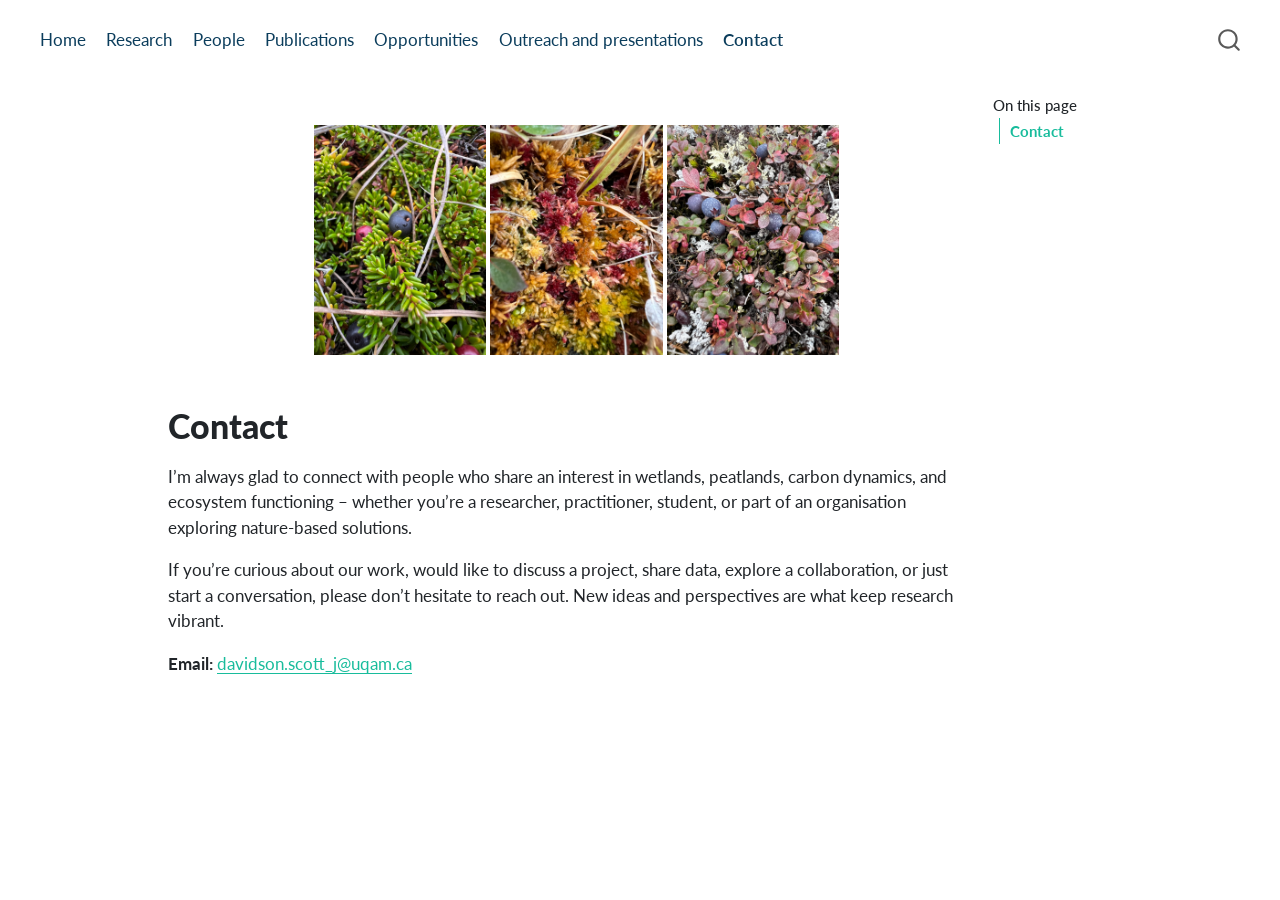
<file: docs/contact.html>
<!DOCTYPE html>
<html xmlns="http://www.w3.org/1999/xhtml" lang="en" xml:lang="en"><head>

<meta charset="utf-8">
<meta name="generator" content="quarto-1.5.57">

<meta name="viewport" content="width=device-width, initial-scale=1.0, user-scalable=yes">


<title>Contact</title>
<style>
code{white-space: pre-wrap;}
span.smallcaps{font-variant: small-caps;}
div.columns{display: flex; gap: min(4vw, 1.5em);}
div.column{flex: auto; overflow-x: auto;}
div.hanging-indent{margin-left: 1.5em; text-indent: -1.5em;}
ul.task-list{list-style: none;}
ul.task-list li input[type="checkbox"] {
  width: 0.8em;
  margin: 0 0.8em 0.2em -1em; /* quarto-specific, see https://github.com/quarto-dev/quarto-cli/issues/4556 */ 
  vertical-align: middle;
}
</style>


<script src="site_libs/quarto-nav/quarto-nav.js"></script>
<script src="site_libs/quarto-nav/headroom.min.js"></script>
<script src="site_libs/clipboard/clipboard.min.js"></script>
<script src="site_libs/quarto-search/autocomplete.umd.js"></script>
<script src="site_libs/quarto-search/fuse.min.js"></script>
<script src="site_libs/quarto-search/quarto-search.js"></script>
<meta name="quarto:offset" content="./">
<script src="site_libs/quarto-html/quarto.js"></script>
<script src="site_libs/quarto-html/popper.min.js"></script>
<script src="site_libs/quarto-html/tippy.umd.min.js"></script>
<script src="site_libs/quarto-html/anchor.min.js"></script>
<link href="site_libs/quarto-html/tippy.css" rel="stylesheet">
<link href="site_libs/quarto-html/quarto-syntax-highlighting.css" rel="stylesheet" id="quarto-text-highlighting-styles">
<script src="site_libs/bootstrap/bootstrap.min.js"></script>
<link href="site_libs/bootstrap/bootstrap-icons.css" rel="stylesheet">
<link href="site_libs/bootstrap/bootstrap.min.css" rel="stylesheet" id="quarto-bootstrap" data-mode="light">
<script id="quarto-search-options" type="application/json">{
  "location": "navbar",
  "copy-button": false,
  "collapse-after": 3,
  "panel-placement": "end",
  "type": "overlay",
  "limit": 50,
  "keyboard-shortcut": [
    "f",
    "/",
    "s"
  ],
  "show-item-context": false,
  "language": {
    "search-no-results-text": "No results",
    "search-matching-documents-text": "matching documents",
    "search-copy-link-title": "Copy link to search",
    "search-hide-matches-text": "Hide additional matches",
    "search-more-match-text": "more match in this document",
    "search-more-matches-text": "more matches in this document",
    "search-clear-button-title": "Clear",
    "search-text-placeholder": "",
    "search-detached-cancel-button-title": "Cancel",
    "search-submit-button-title": "Submit",
    "search-label": "Search"
  }
}</script>


<link rel="stylesheet" href="styles.css">
</head>

<body class="nav-fixed">

<div id="quarto-search-results"></div>
  <header id="quarto-header" class="headroom fixed-top">
    <nav class="navbar navbar-expand-lg " data-bs-theme="dark">
      <div class="navbar-container container-fluid">
            <div id="quarto-search" class="" title="Search"></div>
          <button class="navbar-toggler" type="button" data-bs-toggle="collapse" data-bs-target="#navbarCollapse" aria-controls="navbarCollapse" role="menu" aria-expanded="false" aria-label="Toggle navigation" onclick="if (window.quartoToggleHeadroom) { window.quartoToggleHeadroom(); }">
  <span class="navbar-toggler-icon"></span>
</button>
          <div class="collapse navbar-collapse" id="navbarCollapse">
            <ul class="navbar-nav navbar-nav-scroll me-auto">
  <li class="nav-item">
    <a class="nav-link" href="./index.html"> 
<span class="menu-text">Home</span></a>
  </li>  
  <li class="nav-item">
    <a class="nav-link" href="./Research.html"> 
<span class="menu-text">Research</span></a>
  </li>  
  <li class="nav-item">
    <a class="nav-link" href="./People.html"> 
<span class="menu-text">People</span></a>
  </li>  
  <li class="nav-item">
    <a class="nav-link" href="./Publications.html"> 
<span class="menu-text">Publications</span></a>
  </li>  
  <li class="nav-item">
    <a class="nav-link" href="./Opportunities.html"> 
<span class="menu-text">Opportunities</span></a>
  </li>  
  <li class="nav-item">
    <a class="nav-link" href="./outreach-presentations.html"> 
<span class="menu-text">Outreach and presentations</span></a>
  </li>  
  <li class="nav-item">
    <a class="nav-link active" href="./contact.html" aria-current="page"> 
<span class="menu-text">Contact</span></a>
  </li>  
</ul>
          </div> <!-- /navcollapse -->
            <div class="quarto-navbar-tools">
</div>
      </div> <!-- /container-fluid -->
    </nav>
</header>
<!-- content -->
<div id="quarto-content" class="quarto-container page-columns page-rows-contents page-layout-article page-navbar">
<!-- sidebar -->
<!-- margin-sidebar -->
    <div id="quarto-margin-sidebar" class="sidebar margin-sidebar">
        <nav id="TOC" role="doc-toc" class="toc-active">
    <h2 id="toc-title">On this page</h2>
   
  <ul>
  <li><a href="#contact" id="toc-contact" class="nav-link active" data-scroll-target="#contact"><strong>Contact</strong></a></li>
  </ul>
</nav>
    </div>
<!-- main -->
<main class="content" id="quarto-document-content">

<header id="title-block-header">
<!-- <h1 class="title"></h1> -->
<!--  -->

</header>


<div class="page-columns">
<div class="page-full">
<div class="{=html}">
<div style="display:flex; gap:20px; flex-wrap:nowrap; overflow-x:auto; justify-content:center;">
<p><img src="images/plot2.JPG" alt="Photo 1" style="flex:0 0 350px; height:230px; object-fit:cover;"> <img src="images/plot3.JPG" alt="Photo 2" style="flex:0 0 350px; height:230px; object-fit:cover;"> <img src="images/plot1.JPG" alt="Photo 3" style="flex:0 0 350px; height:230px; object-fit:cover;"></p>
</div>
</div>
</div>
</div>
<section id="contact" class="level1">
<h1><strong>Contact</strong></h1>
<p>I’m always glad to connect with people who share an interest in wetlands, peatlands, carbon dynamics, and ecosystem functioning – whether you’re a researcher, practitioner, student, or part of an organisation exploring nature-based solutions.</p>
<p>If you’re curious about our work, would like to discuss a project, share data, explore a collaboration, or just start a conversation, please don’t hesitate to reach out. New ideas and perspectives are what keep research vibrant.</p>
<p><strong>Email:</strong> <a href="mailto:davidson.scott_j@uqam.ca" class="email">davidson.scott_j@uqam.ca</a></p>


</section>

</main> <!-- /main -->
<script id="quarto-html-after-body" type="application/javascript">
window.document.addEventListener("DOMContentLoaded", function (event) {
  const toggleBodyColorMode = (bsSheetEl) => {
    const mode = bsSheetEl.getAttribute("data-mode");
    const bodyEl = window.document.querySelector("body");
    if (mode === "dark") {
      bodyEl.classList.add("quarto-dark");
      bodyEl.classList.remove("quarto-light");
    } else {
      bodyEl.classList.add("quarto-light");
      bodyEl.classList.remove("quarto-dark");
    }
  }
  const toggleBodyColorPrimary = () => {
    const bsSheetEl = window.document.querySelector("link#quarto-bootstrap");
    if (bsSheetEl) {
      toggleBodyColorMode(bsSheetEl);
    }
  }
  toggleBodyColorPrimary();  
  const icon = "";
  const anchorJS = new window.AnchorJS();
  anchorJS.options = {
    placement: 'right',
    icon: icon
  };
  anchorJS.add('.anchored');
  const isCodeAnnotation = (el) => {
    for (const clz of el.classList) {
      if (clz.startsWith('code-annotation-')) {                     
        return true;
      }
    }
    return false;
  }
  const onCopySuccess = function(e) {
    // button target
    const button = e.trigger;
    // don't keep focus
    button.blur();
    // flash "checked"
    button.classList.add('code-copy-button-checked');
    var currentTitle = button.getAttribute("title");
    button.setAttribute("title", "Copied!");
    let tooltip;
    if (window.bootstrap) {
      button.setAttribute("data-bs-toggle", "tooltip");
      button.setAttribute("data-bs-placement", "left");
      button.setAttribute("data-bs-title", "Copied!");
      tooltip = new bootstrap.Tooltip(button, 
        { trigger: "manual", 
          customClass: "code-copy-button-tooltip",
          offset: [0, -8]});
      tooltip.show();    
    }
    setTimeout(function() {
      if (tooltip) {
        tooltip.hide();
        button.removeAttribute("data-bs-title");
        button.removeAttribute("data-bs-toggle");
        button.removeAttribute("data-bs-placement");
      }
      button.setAttribute("title", currentTitle);
      button.classList.remove('code-copy-button-checked');
    }, 1000);
    // clear code selection
    e.clearSelection();
  }
  const getTextToCopy = function(trigger) {
      const codeEl = trigger.previousElementSibling.cloneNode(true);
      for (const childEl of codeEl.children) {
        if (isCodeAnnotation(childEl)) {
          childEl.remove();
        }
      }
      return codeEl.innerText;
  }
  const clipboard = new window.ClipboardJS('.code-copy-button:not([data-in-quarto-modal])', {
    text: getTextToCopy
  });
  clipboard.on('success', onCopySuccess);
  if (window.document.getElementById('quarto-embedded-source-code-modal')) {
    // For code content inside modals, clipBoardJS needs to be initialized with a container option
    // TODO: Check when it could be a function (https://github.com/zenorocha/clipboard.js/issues/860)
    const clipboardModal = new window.ClipboardJS('.code-copy-button[data-in-quarto-modal]', {
      text: getTextToCopy,
      container: window.document.getElementById('quarto-embedded-source-code-modal')
    });
    clipboardModal.on('success', onCopySuccess);
  }
    var localhostRegex = new RegExp(/^(?:http|https):\/\/localhost\:?[0-9]*\//);
    var mailtoRegex = new RegExp(/^mailto:/);
      var filterRegex = new RegExp('/' + window.location.host + '/');
    var isInternal = (href) => {
        return filterRegex.test(href) || localhostRegex.test(href) || mailtoRegex.test(href);
    }
    // Inspect non-navigation links and adorn them if external
 	var links = window.document.querySelectorAll('a[href]:not(.nav-link):not(.navbar-brand):not(.toc-action):not(.sidebar-link):not(.sidebar-item-toggle):not(.pagination-link):not(.no-external):not([aria-hidden]):not(.dropdown-item):not(.quarto-navigation-tool):not(.about-link)');
    for (var i=0; i<links.length; i++) {
      const link = links[i];
      if (!isInternal(link.href)) {
        // undo the damage that might have been done by quarto-nav.js in the case of
        // links that we want to consider external
        if (link.dataset.originalHref !== undefined) {
          link.href = link.dataset.originalHref;
        }
      }
    }
  function tippyHover(el, contentFn, onTriggerFn, onUntriggerFn) {
    const config = {
      allowHTML: true,
      maxWidth: 500,
      delay: 100,
      arrow: false,
      appendTo: function(el) {
          return el.parentElement;
      },
      interactive: true,
      interactiveBorder: 10,
      theme: 'quarto',
      placement: 'bottom-start',
    };
    if (contentFn) {
      config.content = contentFn;
    }
    if (onTriggerFn) {
      config.onTrigger = onTriggerFn;
    }
    if (onUntriggerFn) {
      config.onUntrigger = onUntriggerFn;
    }
    window.tippy(el, config); 
  }
  const noterefs = window.document.querySelectorAll('a[role="doc-noteref"]');
  for (var i=0; i<noterefs.length; i++) {
    const ref = noterefs[i];
    tippyHover(ref, function() {
      // use id or data attribute instead here
      let href = ref.getAttribute('data-footnote-href') || ref.getAttribute('href');
      try { href = new URL(href).hash; } catch {}
      const id = href.replace(/^#\/?/, "");
      const note = window.document.getElementById(id);
      if (note) {
        return note.innerHTML;
      } else {
        return "";
      }
    });
  }
  const xrefs = window.document.querySelectorAll('a.quarto-xref');
  const processXRef = (id, note) => {
    // Strip column container classes
    const stripColumnClz = (el) => {
      el.classList.remove("page-full", "page-columns");
      if (el.children) {
        for (const child of el.children) {
          stripColumnClz(child);
        }
      }
    }
    stripColumnClz(note)
    if (id === null || id.startsWith('sec-')) {
      // Special case sections, only their first couple elements
      const container = document.createElement("div");
      if (note.children && note.children.length > 2) {
        container.appendChild(note.children[0].cloneNode(true));
        for (let i = 1; i < note.children.length; i++) {
          const child = note.children[i];
          if (child.tagName === "P" && child.innerText === "") {
            continue;
          } else {
            container.appendChild(child.cloneNode(true));
            break;
          }
        }
        if (window.Quarto?.typesetMath) {
          window.Quarto.typesetMath(container);
        }
        return container.innerHTML
      } else {
        if (window.Quarto?.typesetMath) {
          window.Quarto.typesetMath(note);
        }
        return note.innerHTML;
      }
    } else {
      // Remove any anchor links if they are present
      const anchorLink = note.querySelector('a.anchorjs-link');
      if (anchorLink) {
        anchorLink.remove();
      }
      if (window.Quarto?.typesetMath) {
        window.Quarto.typesetMath(note);
      }
      // TODO in 1.5, we should make sure this works without a callout special case
      if (note.classList.contains("callout")) {
        return note.outerHTML;
      } else {
        return note.innerHTML;
      }
    }
  }
  for (var i=0; i<xrefs.length; i++) {
    const xref = xrefs[i];
    tippyHover(xref, undefined, function(instance) {
      instance.disable();
      let url = xref.getAttribute('href');
      let hash = undefined; 
      if (url.startsWith('#')) {
        hash = url;
      } else {
        try { hash = new URL(url).hash; } catch {}
      }
      if (hash) {
        const id = hash.replace(/^#\/?/, "");
        const note = window.document.getElementById(id);
        if (note !== null) {
          try {
            const html = processXRef(id, note.cloneNode(true));
            instance.setContent(html);
          } finally {
            instance.enable();
            instance.show();
          }
        } else {
          // See if we can fetch this
          fetch(url.split('#')[0])
          .then(res => res.text())
          .then(html => {
            const parser = new DOMParser();
            const htmlDoc = parser.parseFromString(html, "text/html");
            const note = htmlDoc.getElementById(id);
            if (note !== null) {
              const html = processXRef(id, note);
              instance.setContent(html);
            } 
          }).finally(() => {
            instance.enable();
            instance.show();
          });
        }
      } else {
        // See if we can fetch a full url (with no hash to target)
        // This is a special case and we should probably do some content thinning / targeting
        fetch(url)
        .then(res => res.text())
        .then(html => {
          const parser = new DOMParser();
          const htmlDoc = parser.parseFromString(html, "text/html");
          const note = htmlDoc.querySelector('main.content');
          if (note !== null) {
            // This should only happen for chapter cross references
            // (since there is no id in the URL)
            // remove the first header
            if (note.children.length > 0 && note.children[0].tagName === "HEADER") {
              note.children[0].remove();
            }
            const html = processXRef(null, note);
            instance.setContent(html);
          } 
        }).finally(() => {
          instance.enable();
          instance.show();
        });
      }
    }, function(instance) {
    });
  }
      let selectedAnnoteEl;
      const selectorForAnnotation = ( cell, annotation) => {
        let cellAttr = 'data-code-cell="' + cell + '"';
        let lineAttr = 'data-code-annotation="' +  annotation + '"';
        const selector = 'span[' + cellAttr + '][' + lineAttr + ']';
        return selector;
      }
      const selectCodeLines = (annoteEl) => {
        const doc = window.document;
        const targetCell = annoteEl.getAttribute("data-target-cell");
        const targetAnnotation = annoteEl.getAttribute("data-target-annotation");
        const annoteSpan = window.document.querySelector(selectorForAnnotation(targetCell, targetAnnotation));
        const lines = annoteSpan.getAttribute("data-code-lines").split(",");
        const lineIds = lines.map((line) => {
          return targetCell + "-" + line;
        })
        let top = null;
        let height = null;
        let parent = null;
        if (lineIds.length > 0) {
            //compute the position of the single el (top and bottom and make a div)
            const el = window.document.getElementById(lineIds[0]);
            top = el.offsetTop;
            height = el.offsetHeight;
            parent = el.parentElement.parentElement;
          if (lineIds.length > 1) {
            const lastEl = window.document.getElementById(lineIds[lineIds.length - 1]);
            const bottom = lastEl.offsetTop + lastEl.offsetHeight;
            height = bottom - top;
          }
          if (top !== null && height !== null && parent !== null) {
            // cook up a div (if necessary) and position it 
            let div = window.document.getElementById("code-annotation-line-highlight");
            if (div === null) {
              div = window.document.createElement("div");
              div.setAttribute("id", "code-annotation-line-highlight");
              div.style.position = 'absolute';
              parent.appendChild(div);
            }
            div.style.top = top - 2 + "px";
            div.style.height = height + 4 + "px";
            div.style.left = 0;
            let gutterDiv = window.document.getElementById("code-annotation-line-highlight-gutter");
            if (gutterDiv === null) {
              gutterDiv = window.document.createElement("div");
              gutterDiv.setAttribute("id", "code-annotation-line-highlight-gutter");
              gutterDiv.style.position = 'absolute';
              const codeCell = window.document.getElementById(targetCell);
              const gutter = codeCell.querySelector('.code-annotation-gutter');
              gutter.appendChild(gutterDiv);
            }
            gutterDiv.style.top = top - 2 + "px";
            gutterDiv.style.height = height + 4 + "px";
          }
          selectedAnnoteEl = annoteEl;
        }
      };
      const unselectCodeLines = () => {
        const elementsIds = ["code-annotation-line-highlight", "code-annotation-line-highlight-gutter"];
        elementsIds.forEach((elId) => {
          const div = window.document.getElementById(elId);
          if (div) {
            div.remove();
          }
        });
        selectedAnnoteEl = undefined;
      };
        // Handle positioning of the toggle
    window.addEventListener(
      "resize",
      throttle(() => {
        elRect = undefined;
        if (selectedAnnoteEl) {
          selectCodeLines(selectedAnnoteEl);
        }
      }, 10)
    );
    function throttle(fn, ms) {
    let throttle = false;
    let timer;
      return (...args) => {
        if(!throttle) { // first call gets through
            fn.apply(this, args);
            throttle = true;
        } else { // all the others get throttled
            if(timer) clearTimeout(timer); // cancel #2
            timer = setTimeout(() => {
              fn.apply(this, args);
              timer = throttle = false;
            }, ms);
        }
      };
    }
      // Attach click handler to the DT
      const annoteDls = window.document.querySelectorAll('dt[data-target-cell]');
      for (const annoteDlNode of annoteDls) {
        annoteDlNode.addEventListener('click', (event) => {
          const clickedEl = event.target;
          if (clickedEl !== selectedAnnoteEl) {
            unselectCodeLines();
            const activeEl = window.document.querySelector('dt[data-target-cell].code-annotation-active');
            if (activeEl) {
              activeEl.classList.remove('code-annotation-active');
            }
            selectCodeLines(clickedEl);
            clickedEl.classList.add('code-annotation-active');
          } else {
            // Unselect the line
            unselectCodeLines();
            clickedEl.classList.remove('code-annotation-active');
          }
        });
      }
  const findCites = (el) => {
    const parentEl = el.parentElement;
    if (parentEl) {
      const cites = parentEl.dataset.cites;
      if (cites) {
        return {
          el,
          cites: cites.split(' ')
        };
      } else {
        return findCites(el.parentElement)
      }
    } else {
      return undefined;
    }
  };
  var bibliorefs = window.document.querySelectorAll('a[role="doc-biblioref"]');
  for (var i=0; i<bibliorefs.length; i++) {
    const ref = bibliorefs[i];
    const citeInfo = findCites(ref);
    if (citeInfo) {
      tippyHover(citeInfo.el, function() {
        var popup = window.document.createElement('div');
        citeInfo.cites.forEach(function(cite) {
          var citeDiv = window.document.createElement('div');
          citeDiv.classList.add('hanging-indent');
          citeDiv.classList.add('csl-entry');
          var biblioDiv = window.document.getElementById('ref-' + cite);
          if (biblioDiv) {
            citeDiv.innerHTML = biblioDiv.innerHTML;
          }
          popup.appendChild(citeDiv);
        });
        return popup.innerHTML;
      });
    }
  }
});
</script>
</div> <!-- /content -->




</body></html>
</file>
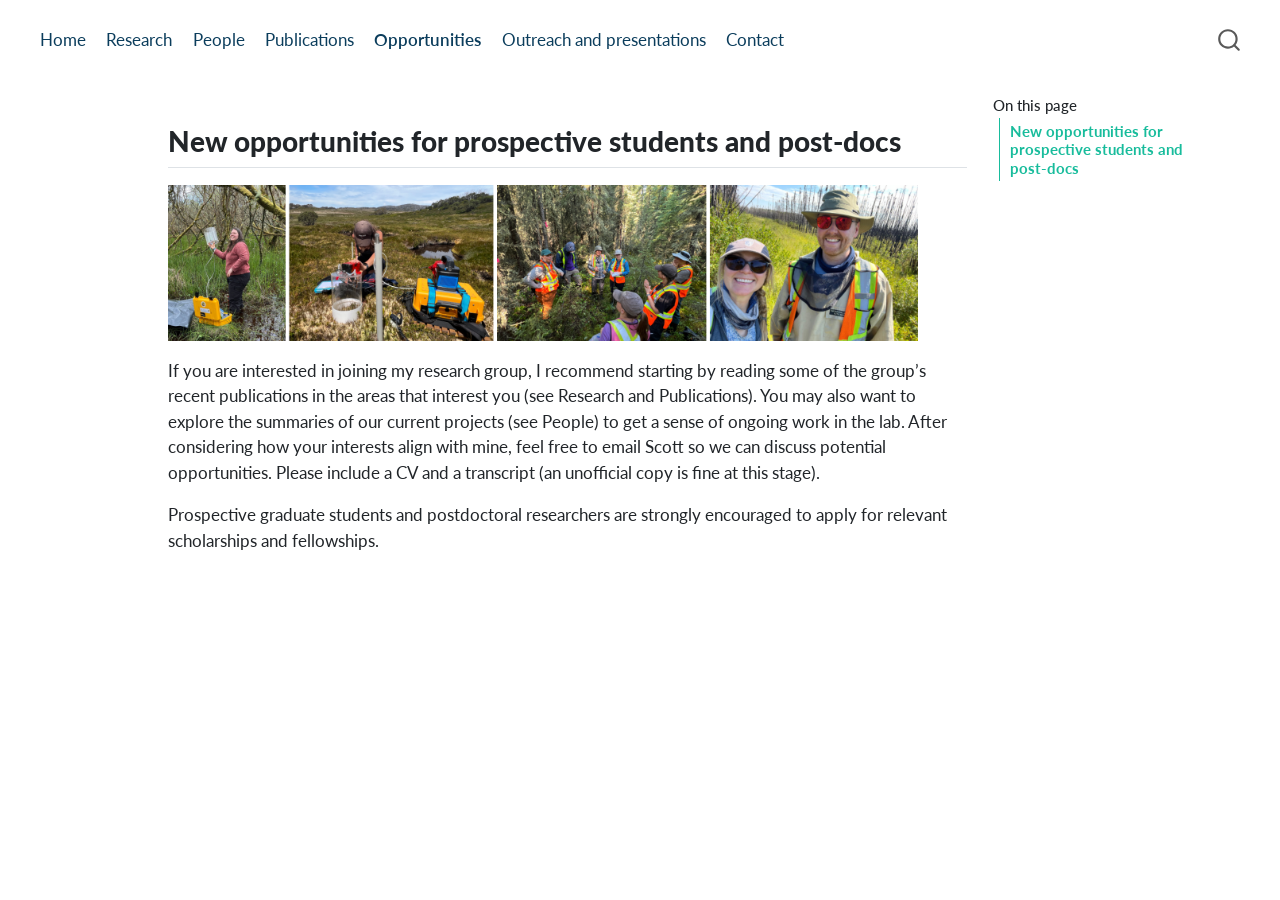
<file: docs/Opportunities.html>
<!DOCTYPE html>
<html xmlns="http://www.w3.org/1999/xhtml" lang="en" xml:lang="en"><head>

<meta charset="utf-8">
<meta name="generator" content="quarto-1.5.57">

<meta name="viewport" content="width=device-width, initial-scale=1.0, user-scalable=yes">


<title>Opportunities</title>
<style>
code{white-space: pre-wrap;}
span.smallcaps{font-variant: small-caps;}
div.columns{display: flex; gap: min(4vw, 1.5em);}
div.column{flex: auto; overflow-x: auto;}
div.hanging-indent{margin-left: 1.5em; text-indent: -1.5em;}
ul.task-list{list-style: none;}
ul.task-list li input[type="checkbox"] {
  width: 0.8em;
  margin: 0 0.8em 0.2em -1em; /* quarto-specific, see https://github.com/quarto-dev/quarto-cli/issues/4556 */ 
  vertical-align: middle;
}
</style>


<script src="site_libs/quarto-nav/quarto-nav.js"></script>
<script src="site_libs/quarto-nav/headroom.min.js"></script>
<script src="site_libs/clipboard/clipboard.min.js"></script>
<script src="site_libs/quarto-search/autocomplete.umd.js"></script>
<script src="site_libs/quarto-search/fuse.min.js"></script>
<script src="site_libs/quarto-search/quarto-search.js"></script>
<meta name="quarto:offset" content="./">
<script src="site_libs/quarto-html/quarto.js"></script>
<script src="site_libs/quarto-html/popper.min.js"></script>
<script src="site_libs/quarto-html/tippy.umd.min.js"></script>
<script src="site_libs/quarto-html/anchor.min.js"></script>
<link href="site_libs/quarto-html/tippy.css" rel="stylesheet">
<link href="site_libs/quarto-html/quarto-syntax-highlighting.css" rel="stylesheet" id="quarto-text-highlighting-styles">
<script src="site_libs/bootstrap/bootstrap.min.js"></script>
<link href="site_libs/bootstrap/bootstrap-icons.css" rel="stylesheet">
<link href="site_libs/bootstrap/bootstrap.min.css" rel="stylesheet" id="quarto-bootstrap" data-mode="light">
<script id="quarto-search-options" type="application/json">{
  "location": "navbar",
  "copy-button": false,
  "collapse-after": 3,
  "panel-placement": "end",
  "type": "overlay",
  "limit": 50,
  "keyboard-shortcut": [
    "f",
    "/",
    "s"
  ],
  "show-item-context": false,
  "language": {
    "search-no-results-text": "No results",
    "search-matching-documents-text": "matching documents",
    "search-copy-link-title": "Copy link to search",
    "search-hide-matches-text": "Hide additional matches",
    "search-more-match-text": "more match in this document",
    "search-more-matches-text": "more matches in this document",
    "search-clear-button-title": "Clear",
    "search-text-placeholder": "",
    "search-detached-cancel-button-title": "Cancel",
    "search-submit-button-title": "Submit",
    "search-label": "Search"
  }
}</script>


<link rel="stylesheet" href="styles.css">
</head>

<body class="nav-fixed">

<div id="quarto-search-results"></div>
  <header id="quarto-header" class="headroom fixed-top">
    <nav class="navbar navbar-expand-lg " data-bs-theme="dark">
      <div class="navbar-container container-fluid">
            <div id="quarto-search" class="" title="Search"></div>
          <button class="navbar-toggler" type="button" data-bs-toggle="collapse" data-bs-target="#navbarCollapse" aria-controls="navbarCollapse" role="menu" aria-expanded="false" aria-label="Toggle navigation" onclick="if (window.quartoToggleHeadroom) { window.quartoToggleHeadroom(); }">
  <span class="navbar-toggler-icon"></span>
</button>
          <div class="collapse navbar-collapse" id="navbarCollapse">
            <ul class="navbar-nav navbar-nav-scroll me-auto">
  <li class="nav-item">
    <a class="nav-link" href="./index.html"> 
<span class="menu-text">Home</span></a>
  </li>  
  <li class="nav-item">
    <a class="nav-link" href="./Research.html"> 
<span class="menu-text">Research</span></a>
  </li>  
  <li class="nav-item">
    <a class="nav-link" href="./People.html"> 
<span class="menu-text">People</span></a>
  </li>  
  <li class="nav-item">
    <a class="nav-link" href="./Publications.html"> 
<span class="menu-text">Publications</span></a>
  </li>  
  <li class="nav-item">
    <a class="nav-link active" href="./Opportunities.html" aria-current="page"> 
<span class="menu-text">Opportunities</span></a>
  </li>  
  <li class="nav-item">
    <a class="nav-link" href="./outreach-presentations.html"> 
<span class="menu-text">Outreach and presentations</span></a>
  </li>  
  <li class="nav-item">
    <a class="nav-link" href="./contact.html"> 
<span class="menu-text">Contact</span></a>
  </li>  
</ul>
          </div> <!-- /navcollapse -->
            <div class="quarto-navbar-tools">
</div>
      </div> <!-- /container-fluid -->
    </nav>
</header>
<!-- content -->
<div id="quarto-content" class="quarto-container page-columns page-rows-contents page-layout-article page-navbar">
<!-- sidebar -->
<!-- margin-sidebar -->
    <div id="quarto-margin-sidebar" class="sidebar margin-sidebar">
        <nav id="TOC" role="doc-toc" class="toc-active">
    <h2 id="toc-title">On this page</h2>
   
  <ul>
  <li><a href="#new-opportunities-for-prospective-students-and-post-docs" id="toc-new-opportunities-for-prospective-students-and-post-docs" class="nav-link active" data-scroll-target="#new-opportunities-for-prospective-students-and-post-docs"><strong>New opportunities for prospective students and post-docs</strong></a></li>
  </ul>
</nav>
    </div>
<!-- main -->
<main class="content" id="quarto-document-content">

<header id="title-block-header">
<!-- <h1 class="title"></h1> -->
<!--  -->

</header>


<section id="new-opportunities-for-prospective-students-and-post-docs" class="level2">
<h2 class="anchored" data-anchor-id="new-opportunities-for-prospective-students-and-post-docs"><strong>New opportunities for prospective students and post-docs</strong></h2>
<div style="display:flex; gap:20px; justify-content:left;">
<p><img src="images/opportunities.png" width="750"></p>
</div>
<p>If you are interested in joining my research group, I recommend starting by reading some of the group’s recent publications in the areas that interest you (see Research and Publications). You may also want to explore the summaries of our current projects (see People) to get a sense of ongoing work in the lab. After considering how your interests align with mine, feel free to email Scott so we can discuss potential opportunities. Please include a CV and a transcript (an unofficial copy is fine at this stage).</p>
<p>Prospective graduate students and postdoctoral researchers are strongly encouraged to apply for relevant scholarships and fellowships.</p>


</section>

</main> <!-- /main -->
<script id="quarto-html-after-body" type="application/javascript">
window.document.addEventListener("DOMContentLoaded", function (event) {
  const toggleBodyColorMode = (bsSheetEl) => {
    const mode = bsSheetEl.getAttribute("data-mode");
    const bodyEl = window.document.querySelector("body");
    if (mode === "dark") {
      bodyEl.classList.add("quarto-dark");
      bodyEl.classList.remove("quarto-light");
    } else {
      bodyEl.classList.add("quarto-light");
      bodyEl.classList.remove("quarto-dark");
    }
  }
  const toggleBodyColorPrimary = () => {
    const bsSheetEl = window.document.querySelector("link#quarto-bootstrap");
    if (bsSheetEl) {
      toggleBodyColorMode(bsSheetEl);
    }
  }
  toggleBodyColorPrimary();  
  const icon = "";
  const anchorJS = new window.AnchorJS();
  anchorJS.options = {
    placement: 'right',
    icon: icon
  };
  anchorJS.add('.anchored');
  const isCodeAnnotation = (el) => {
    for (const clz of el.classList) {
      if (clz.startsWith('code-annotation-')) {                     
        return true;
      }
    }
    return false;
  }
  const onCopySuccess = function(e) {
    // button target
    const button = e.trigger;
    // don't keep focus
    button.blur();
    // flash "checked"
    button.classList.add('code-copy-button-checked');
    var currentTitle = button.getAttribute("title");
    button.setAttribute("title", "Copied!");
    let tooltip;
    if (window.bootstrap) {
      button.setAttribute("data-bs-toggle", "tooltip");
      button.setAttribute("data-bs-placement", "left");
      button.setAttribute("data-bs-title", "Copied!");
      tooltip = new bootstrap.Tooltip(button, 
        { trigger: "manual", 
          customClass: "code-copy-button-tooltip",
          offset: [0, -8]});
      tooltip.show();    
    }
    setTimeout(function() {
      if (tooltip) {
        tooltip.hide();
        button.removeAttribute("data-bs-title");
        button.removeAttribute("data-bs-toggle");
        button.removeAttribute("data-bs-placement");
      }
      button.setAttribute("title", currentTitle);
      button.classList.remove('code-copy-button-checked');
    }, 1000);
    // clear code selection
    e.clearSelection();
  }
  const getTextToCopy = function(trigger) {
      const codeEl = trigger.previousElementSibling.cloneNode(true);
      for (const childEl of codeEl.children) {
        if (isCodeAnnotation(childEl)) {
          childEl.remove();
        }
      }
      return codeEl.innerText;
  }
  const clipboard = new window.ClipboardJS('.code-copy-button:not([data-in-quarto-modal])', {
    text: getTextToCopy
  });
  clipboard.on('success', onCopySuccess);
  if (window.document.getElementById('quarto-embedded-source-code-modal')) {
    // For code content inside modals, clipBoardJS needs to be initialized with a container option
    // TODO: Check when it could be a function (https://github.com/zenorocha/clipboard.js/issues/860)
    const clipboardModal = new window.ClipboardJS('.code-copy-button[data-in-quarto-modal]', {
      text: getTextToCopy,
      container: window.document.getElementById('quarto-embedded-source-code-modal')
    });
    clipboardModal.on('success', onCopySuccess);
  }
    var localhostRegex = new RegExp(/^(?:http|https):\/\/localhost\:?[0-9]*\//);
    var mailtoRegex = new RegExp(/^mailto:/);
      var filterRegex = new RegExp('/' + window.location.host + '/');
    var isInternal = (href) => {
        return filterRegex.test(href) || localhostRegex.test(href) || mailtoRegex.test(href);
    }
    // Inspect non-navigation links and adorn them if external
 	var links = window.document.querySelectorAll('a[href]:not(.nav-link):not(.navbar-brand):not(.toc-action):not(.sidebar-link):not(.sidebar-item-toggle):not(.pagination-link):not(.no-external):not([aria-hidden]):not(.dropdown-item):not(.quarto-navigation-tool):not(.about-link)');
    for (var i=0; i<links.length; i++) {
      const link = links[i];
      if (!isInternal(link.href)) {
        // undo the damage that might have been done by quarto-nav.js in the case of
        // links that we want to consider external
        if (link.dataset.originalHref !== undefined) {
          link.href = link.dataset.originalHref;
        }
      }
    }
  function tippyHover(el, contentFn, onTriggerFn, onUntriggerFn) {
    const config = {
      allowHTML: true,
      maxWidth: 500,
      delay: 100,
      arrow: false,
      appendTo: function(el) {
          return el.parentElement;
      },
      interactive: true,
      interactiveBorder: 10,
      theme: 'quarto',
      placement: 'bottom-start',
    };
    if (contentFn) {
      config.content = contentFn;
    }
    if (onTriggerFn) {
      config.onTrigger = onTriggerFn;
    }
    if (onUntriggerFn) {
      config.onUntrigger = onUntriggerFn;
    }
    window.tippy(el, config); 
  }
  const noterefs = window.document.querySelectorAll('a[role="doc-noteref"]');
  for (var i=0; i<noterefs.length; i++) {
    const ref = noterefs[i];
    tippyHover(ref, function() {
      // use id or data attribute instead here
      let href = ref.getAttribute('data-footnote-href') || ref.getAttribute('href');
      try { href = new URL(href).hash; } catch {}
      const id = href.replace(/^#\/?/, "");
      const note = window.document.getElementById(id);
      if (note) {
        return note.innerHTML;
      } else {
        return "";
      }
    });
  }
  const xrefs = window.document.querySelectorAll('a.quarto-xref');
  const processXRef = (id, note) => {
    // Strip column container classes
    const stripColumnClz = (el) => {
      el.classList.remove("page-full", "page-columns");
      if (el.children) {
        for (const child of el.children) {
          stripColumnClz(child);
        }
      }
    }
    stripColumnClz(note)
    if (id === null || id.startsWith('sec-')) {
      // Special case sections, only their first couple elements
      const container = document.createElement("div");
      if (note.children && note.children.length > 2) {
        container.appendChild(note.children[0].cloneNode(true));
        for (let i = 1; i < note.children.length; i++) {
          const child = note.children[i];
          if (child.tagName === "P" && child.innerText === "") {
            continue;
          } else {
            container.appendChild(child.cloneNode(true));
            break;
          }
        }
        if (window.Quarto?.typesetMath) {
          window.Quarto.typesetMath(container);
        }
        return container.innerHTML
      } else {
        if (window.Quarto?.typesetMath) {
          window.Quarto.typesetMath(note);
        }
        return note.innerHTML;
      }
    } else {
      // Remove any anchor links if they are present
      const anchorLink = note.querySelector('a.anchorjs-link');
      if (anchorLink) {
        anchorLink.remove();
      }
      if (window.Quarto?.typesetMath) {
        window.Quarto.typesetMath(note);
      }
      // TODO in 1.5, we should make sure this works without a callout special case
      if (note.classList.contains("callout")) {
        return note.outerHTML;
      } else {
        return note.innerHTML;
      }
    }
  }
  for (var i=0; i<xrefs.length; i++) {
    const xref = xrefs[i];
    tippyHover(xref, undefined, function(instance) {
      instance.disable();
      let url = xref.getAttribute('href');
      let hash = undefined; 
      if (url.startsWith('#')) {
        hash = url;
      } else {
        try { hash = new URL(url).hash; } catch {}
      }
      if (hash) {
        const id = hash.replace(/^#\/?/, "");
        const note = window.document.getElementById(id);
        if (note !== null) {
          try {
            const html = processXRef(id, note.cloneNode(true));
            instance.setContent(html);
          } finally {
            instance.enable();
            instance.show();
          }
        } else {
          // See if we can fetch this
          fetch(url.split('#')[0])
          .then(res => res.text())
          .then(html => {
            const parser = new DOMParser();
            const htmlDoc = parser.parseFromString(html, "text/html");
            const note = htmlDoc.getElementById(id);
            if (note !== null) {
              const html = processXRef(id, note);
              instance.setContent(html);
            } 
          }).finally(() => {
            instance.enable();
            instance.show();
          });
        }
      } else {
        // See if we can fetch a full url (with no hash to target)
        // This is a special case and we should probably do some content thinning / targeting
        fetch(url)
        .then(res => res.text())
        .then(html => {
          const parser = new DOMParser();
          const htmlDoc = parser.parseFromString(html, "text/html");
          const note = htmlDoc.querySelector('main.content');
          if (note !== null) {
            // This should only happen for chapter cross references
            // (since there is no id in the URL)
            // remove the first header
            if (note.children.length > 0 && note.children[0].tagName === "HEADER") {
              note.children[0].remove();
            }
            const html = processXRef(null, note);
            instance.setContent(html);
          } 
        }).finally(() => {
          instance.enable();
          instance.show();
        });
      }
    }, function(instance) {
    });
  }
      let selectedAnnoteEl;
      const selectorForAnnotation = ( cell, annotation) => {
        let cellAttr = 'data-code-cell="' + cell + '"';
        let lineAttr = 'data-code-annotation="' +  annotation + '"';
        const selector = 'span[' + cellAttr + '][' + lineAttr + ']';
        return selector;
      }
      const selectCodeLines = (annoteEl) => {
        const doc = window.document;
        const targetCell = annoteEl.getAttribute("data-target-cell");
        const targetAnnotation = annoteEl.getAttribute("data-target-annotation");
        const annoteSpan = window.document.querySelector(selectorForAnnotation(targetCell, targetAnnotation));
        const lines = annoteSpan.getAttribute("data-code-lines").split(",");
        const lineIds = lines.map((line) => {
          return targetCell + "-" + line;
        })
        let top = null;
        let height = null;
        let parent = null;
        if (lineIds.length > 0) {
            //compute the position of the single el (top and bottom and make a div)
            const el = window.document.getElementById(lineIds[0]);
            top = el.offsetTop;
            height = el.offsetHeight;
            parent = el.parentElement.parentElement;
          if (lineIds.length > 1) {
            const lastEl = window.document.getElementById(lineIds[lineIds.length - 1]);
            const bottom = lastEl.offsetTop + lastEl.offsetHeight;
            height = bottom - top;
          }
          if (top !== null && height !== null && parent !== null) {
            // cook up a div (if necessary) and position it 
            let div = window.document.getElementById("code-annotation-line-highlight");
            if (div === null) {
              div = window.document.createElement("div");
              div.setAttribute("id", "code-annotation-line-highlight");
              div.style.position = 'absolute';
              parent.appendChild(div);
            }
            div.style.top = top - 2 + "px";
            div.style.height = height + 4 + "px";
            div.style.left = 0;
            let gutterDiv = window.document.getElementById("code-annotation-line-highlight-gutter");
            if (gutterDiv === null) {
              gutterDiv = window.document.createElement("div");
              gutterDiv.setAttribute("id", "code-annotation-line-highlight-gutter");
              gutterDiv.style.position = 'absolute';
              const codeCell = window.document.getElementById(targetCell);
              const gutter = codeCell.querySelector('.code-annotation-gutter');
              gutter.appendChild(gutterDiv);
            }
            gutterDiv.style.top = top - 2 + "px";
            gutterDiv.style.height = height + 4 + "px";
          }
          selectedAnnoteEl = annoteEl;
        }
      };
      const unselectCodeLines = () => {
        const elementsIds = ["code-annotation-line-highlight", "code-annotation-line-highlight-gutter"];
        elementsIds.forEach((elId) => {
          const div = window.document.getElementById(elId);
          if (div) {
            div.remove();
          }
        });
        selectedAnnoteEl = undefined;
      };
        // Handle positioning of the toggle
    window.addEventListener(
      "resize",
      throttle(() => {
        elRect = undefined;
        if (selectedAnnoteEl) {
          selectCodeLines(selectedAnnoteEl);
        }
      }, 10)
    );
    function throttle(fn, ms) {
    let throttle = false;
    let timer;
      return (...args) => {
        if(!throttle) { // first call gets through
            fn.apply(this, args);
            throttle = true;
        } else { // all the others get throttled
            if(timer) clearTimeout(timer); // cancel #2
            timer = setTimeout(() => {
              fn.apply(this, args);
              timer = throttle = false;
            }, ms);
        }
      };
    }
      // Attach click handler to the DT
      const annoteDls = window.document.querySelectorAll('dt[data-target-cell]');
      for (const annoteDlNode of annoteDls) {
        annoteDlNode.addEventListener('click', (event) => {
          const clickedEl = event.target;
          if (clickedEl !== selectedAnnoteEl) {
            unselectCodeLines();
            const activeEl = window.document.querySelector('dt[data-target-cell].code-annotation-active');
            if (activeEl) {
              activeEl.classList.remove('code-annotation-active');
            }
            selectCodeLines(clickedEl);
            clickedEl.classList.add('code-annotation-active');
          } else {
            // Unselect the line
            unselectCodeLines();
            clickedEl.classList.remove('code-annotation-active');
          }
        });
      }
  const findCites = (el) => {
    const parentEl = el.parentElement;
    if (parentEl) {
      const cites = parentEl.dataset.cites;
      if (cites) {
        return {
          el,
          cites: cites.split(' ')
        };
      } else {
        return findCites(el.parentElement)
      }
    } else {
      return undefined;
    }
  };
  var bibliorefs = window.document.querySelectorAll('a[role="doc-biblioref"]');
  for (var i=0; i<bibliorefs.length; i++) {
    const ref = bibliorefs[i];
    const citeInfo = findCites(ref);
    if (citeInfo) {
      tippyHover(citeInfo.el, function() {
        var popup = window.document.createElement('div');
        citeInfo.cites.forEach(function(cite) {
          var citeDiv = window.document.createElement('div');
          citeDiv.classList.add('hanging-indent');
          citeDiv.classList.add('csl-entry');
          var biblioDiv = window.document.getElementById('ref-' + cite);
          if (biblioDiv) {
            citeDiv.innerHTML = biblioDiv.innerHTML;
          }
          popup.appendChild(citeDiv);
        });
        return popup.innerHTML;
      });
    }
  }
});
</script>
</div> <!-- /content -->




</body></html>
</file>
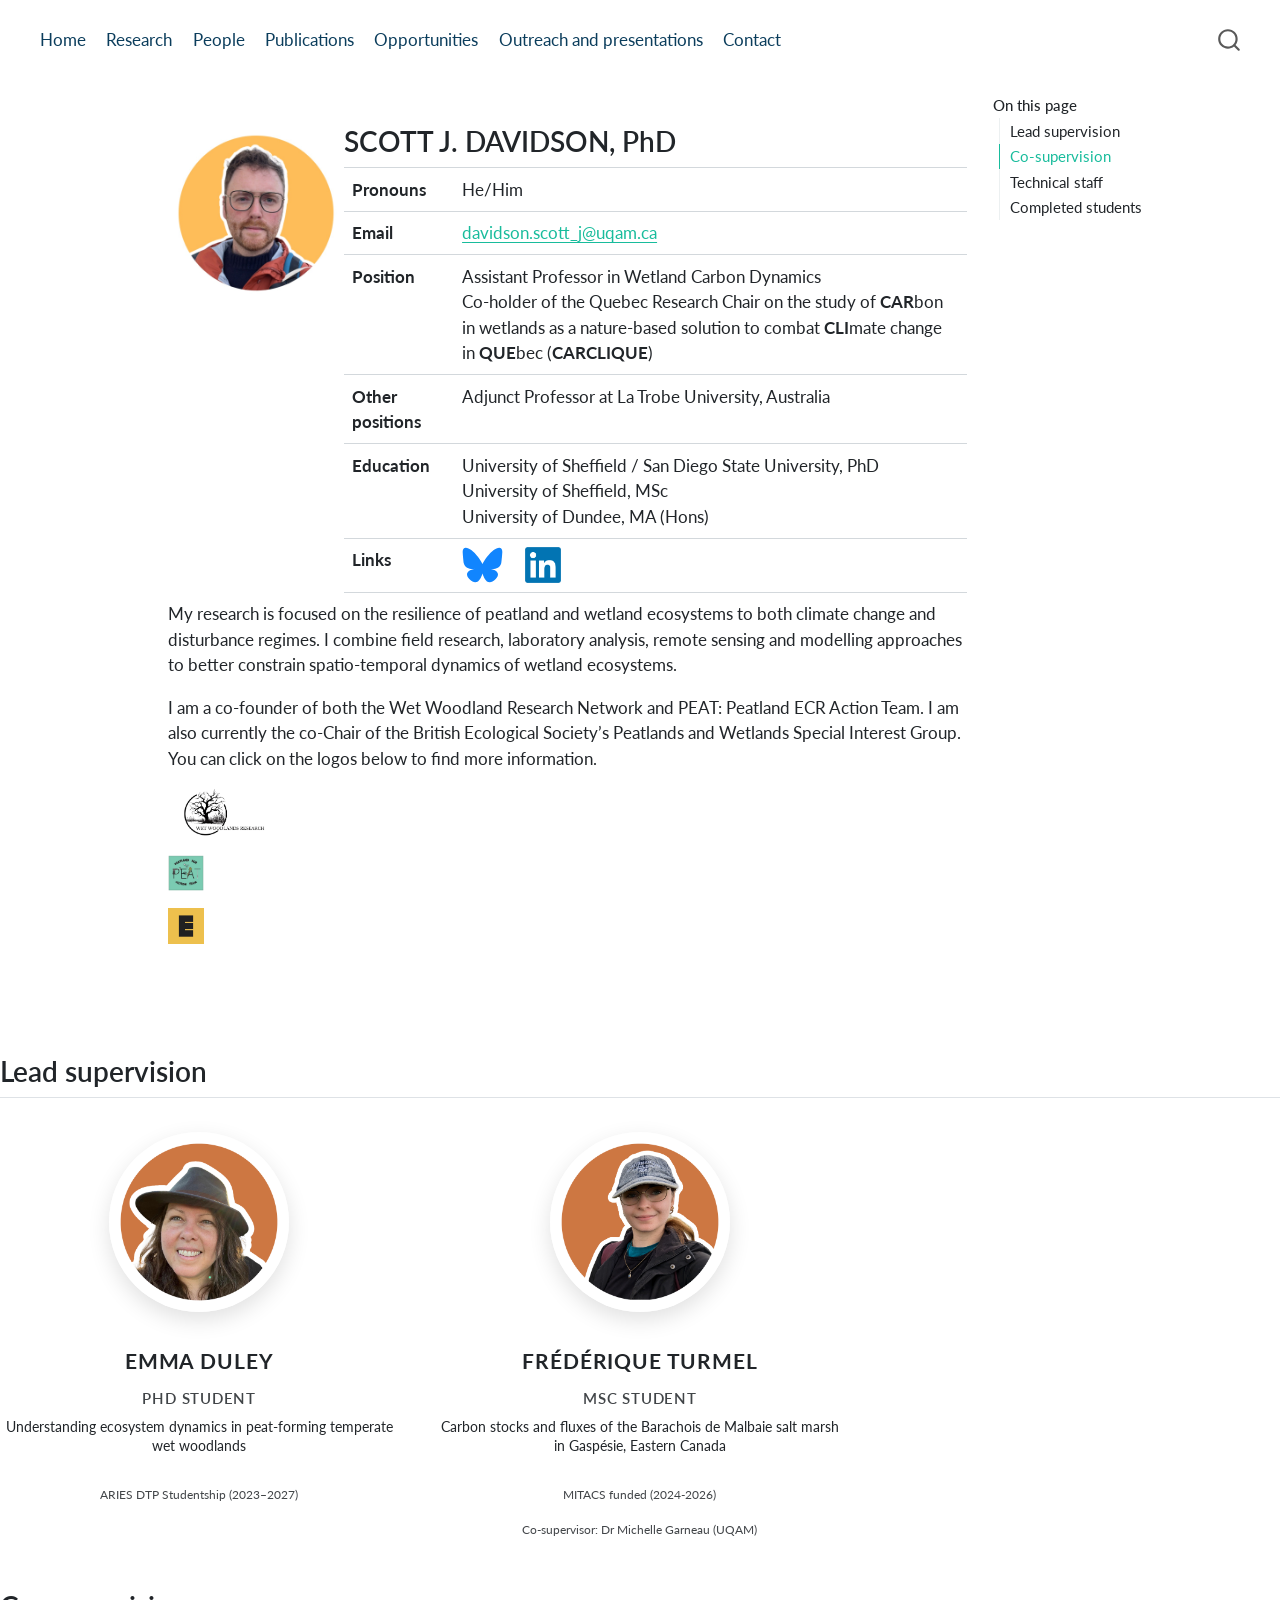
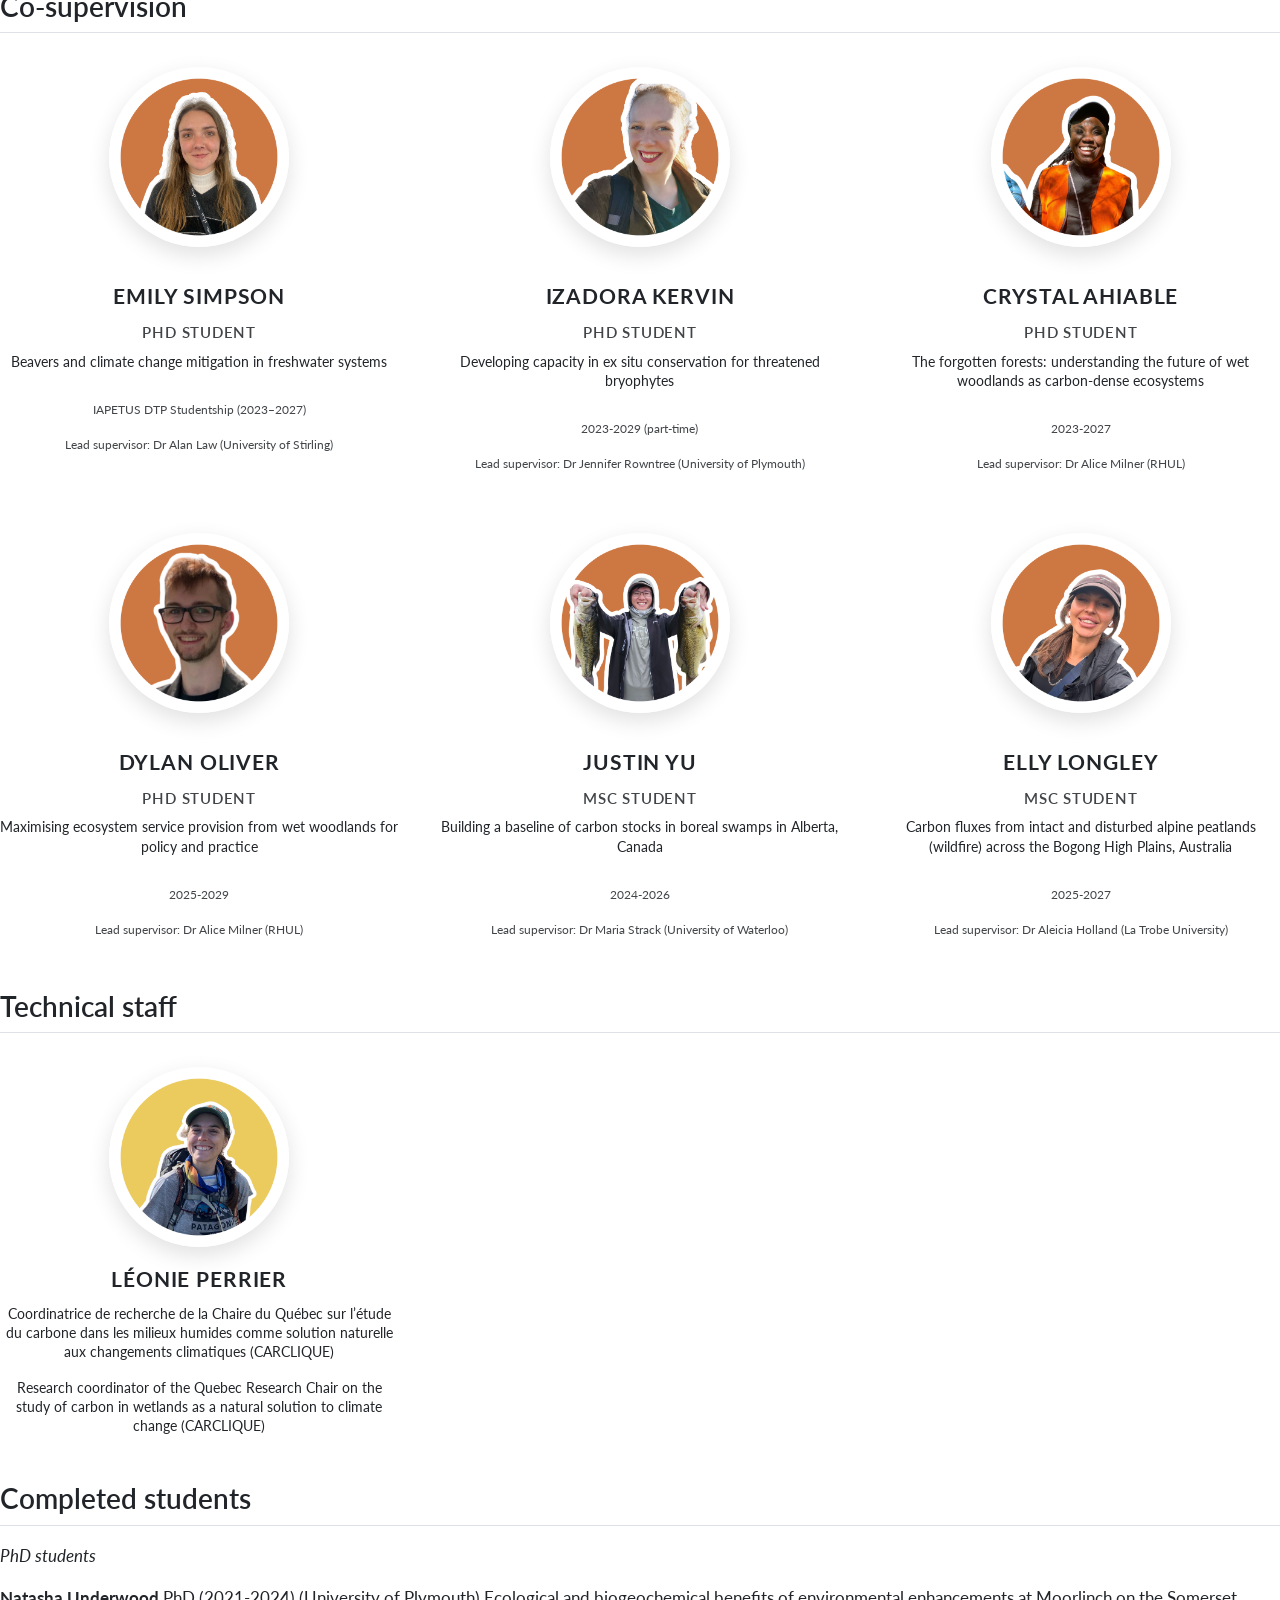
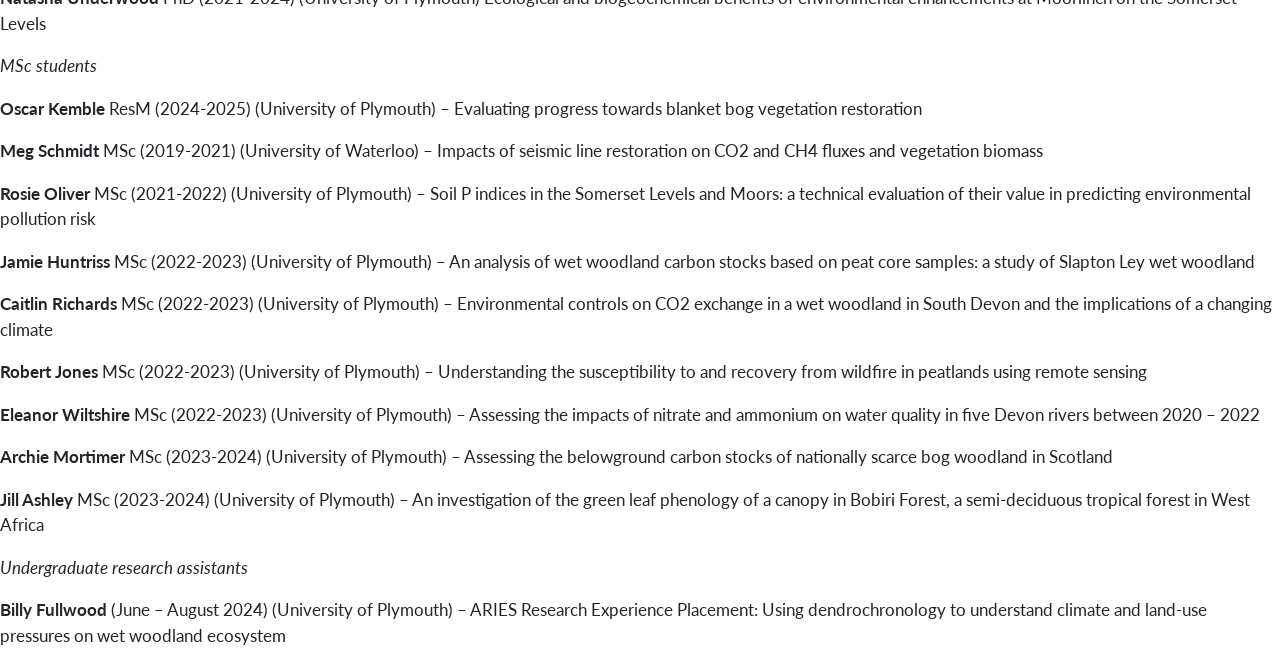
<file: docs/People 2.html>
<!DOCTYPE html>
<html xmlns="http://www.w3.org/1999/xhtml" lang="en" xml:lang="en"><head>

<meta charset="utf-8">
<meta name="generator" content="quarto-1.5.57">

<meta name="viewport" content="width=device-width, initial-scale=1.0, user-scalable=yes">


<title>People</title>
<style>
code{white-space: pre-wrap;}
span.smallcaps{font-variant: small-caps;}
div.columns{display: flex; gap: min(4vw, 1.5em);}
div.column{flex: auto; overflow-x: auto;}
div.hanging-indent{margin-left: 1.5em; text-indent: -1.5em;}
ul.task-list{list-style: none;}
ul.task-list li input[type="checkbox"] {
  width: 0.8em;
  margin: 0 0.8em 0.2em -1em; /* quarto-specific, see https://github.com/quarto-dev/quarto-cli/issues/4556 */ 
  vertical-align: middle;
}
</style>


<script src="site_libs/quarto-nav/quarto-nav.js"></script>
<script src="site_libs/quarto-nav/headroom.min.js"></script>
<script src="site_libs/clipboard/clipboard.min.js"></script>
<script src="site_libs/quarto-search/autocomplete.umd.js"></script>
<script src="site_libs/quarto-search/fuse.min.js"></script>
<script src="site_libs/quarto-search/quarto-search.js"></script>
<meta name="quarto:offset" content="./">
<script src="site_libs/quarto-html/quarto.js"></script>
<script src="site_libs/quarto-html/popper.min.js"></script>
<script src="site_libs/quarto-html/tippy.umd.min.js"></script>
<script src="site_libs/quarto-html/anchor.min.js"></script>
<link href="site_libs/quarto-html/tippy.css" rel="stylesheet">
<link href="site_libs/quarto-html/quarto-syntax-highlighting.css" rel="stylesheet" id="quarto-text-highlighting-styles">
<script src="site_libs/bootstrap/bootstrap.min.js"></script>
<link href="site_libs/bootstrap/bootstrap-icons.css" rel="stylesheet">
<link href="site_libs/bootstrap/bootstrap.min.css" rel="stylesheet" id="quarto-bootstrap" data-mode="light">
<script id="quarto-search-options" type="application/json">{
  "location": "navbar",
  "copy-button": false,
  "collapse-after": 3,
  "panel-placement": "end",
  "type": "overlay",
  "limit": 50,
  "keyboard-shortcut": [
    "f",
    "/",
    "s"
  ],
  "show-item-context": false,
  "language": {
    "search-no-results-text": "No results",
    "search-matching-documents-text": "matching documents",
    "search-copy-link-title": "Copy link to search",
    "search-hide-matches-text": "Hide additional matches",
    "search-more-match-text": "more match in this document",
    "search-more-matches-text": "more matches in this document",
    "search-clear-button-title": "Clear",
    "search-text-placeholder": "",
    "search-detached-cancel-button-title": "Cancel",
    "search-submit-button-title": "Submit",
    "search-label": "Search"
  }
}</script>


<link rel="stylesheet" href="styles.css">
</head>

<body class="nav-fixed">

<div id="quarto-search-results"></div>
  <header id="quarto-header" class="headroom fixed-top">
    <nav class="navbar navbar-expand-lg " data-bs-theme="dark">
      <div class="navbar-container container-fluid">
            <div id="quarto-search" class="" title="Search"></div>
          <button class="navbar-toggler" type="button" data-bs-toggle="collapse" data-bs-target="#navbarCollapse" aria-controls="navbarCollapse" role="menu" aria-expanded="false" aria-label="Toggle navigation" onclick="if (window.quartoToggleHeadroom) { window.quartoToggleHeadroom(); }">
  <span class="navbar-toggler-icon"></span>
</button>
          <div class="collapse navbar-collapse" id="navbarCollapse">
            <ul class="navbar-nav navbar-nav-scroll me-auto">
  <li class="nav-item">
    <a class="nav-link" href="./index.html"> 
<span class="menu-text">Home</span></a>
  </li>  
  <li class="nav-item">
    <a class="nav-link" href="./Research.html"> 
<span class="menu-text">Research</span></a>
  </li>  
  <li class="nav-item">
    <a class="nav-link" href="./People.html"> 
<span class="menu-text">People</span></a>
  </li>  
  <li class="nav-item">
    <a class="nav-link" href="./Publications.html"> 
<span class="menu-text">Publications</span></a>
  </li>  
  <li class="nav-item">
    <a class="nav-link" href="./Opportunities.html"> 
<span class="menu-text">Opportunities</span></a>
  </li>  
  <li class="nav-item">
    <a class="nav-link" href="./outreach-presentations.html"> 
<span class="menu-text">Outreach and presentations</span></a>
  </li>  
  <li class="nav-item">
    <a class="nav-link" href="./contact.html"> 
<span class="menu-text">Contact</span></a>
  </li>  
</ul>
          </div> <!-- /navcollapse -->
            <div class="quarto-navbar-tools">
</div>
      </div> <!-- /container-fluid -->
    </nav>
</header>
<!-- content -->
<div id="quarto-content" class="quarto-container page-columns page-rows-contents page-layout-article page-navbar">
<!-- sidebar -->
<!-- margin-sidebar -->
    <div id="quarto-margin-sidebar" class="sidebar margin-sidebar">
        <nav id="TOC" role="doc-toc" class="toc-active">
    <h2 id="toc-title">On this page</h2>
   
  <ul>
  <li><a href="#lead-supervision" id="toc-lead-supervision" class="nav-link active" data-scroll-target="#lead-supervision">Lead supervision</a></li>
  <li><a href="#co-supervision" id="toc-co-supervision" class="nav-link" data-scroll-target="#co-supervision">Co-supervision</a></li>
  <li><a href="#technical-staff" id="toc-technical-staff" class="nav-link" data-scroll-target="#technical-staff">Technical staff</a></li>
  <li><a href="#completed-students" id="toc-completed-students" class="nav-link" data-scroll-target="#completed-students">Completed students</a></li>
  </ul>
</nav>
    </div>
<!-- main -->
<main class="content" id="quarto-document-content">

<header id="title-block-header">
<!-- <h1 class="title"></h1> -->
<!--  -->

</header>


<div class="columns person-row">
<div class="column" style="width:22%;">
<p><img src="images/photo.jpeg" class="person-photo img-fluid" alt="Scott J. Davidson"></p>
</div><div class="column" style="width:78%;">
<section id="scott-j.-davidson-phd" class="level2">
<h2 class="anchored" data-anchor-id="scott-j.-davidson-phd">SCOTT J. DAVIDSON, PhD</h2>
<table class="caption-top table">
<tbody>
<tr class="odd">
<td><strong>Pronouns</strong></td>
<td>He/Him</td>
</tr>
<tr class="even">
<td><strong>Email</strong></td>
<td><a href="mailto:davidson.scott_j@uqam.ca" class="email">davidson.scott_j@uqam.ca</a></td>
</tr>
<tr class="odd">
<td><strong>Position</strong></td>
<td>Assistant Professor in Wetland Carbon Dynamics<br> Co-holder of the Quebec Research Chair on the study of <strong>CAR</strong>bon in wetlands as a nature-based solution to combat <strong>CLI</strong>mate change in <strong>QUE</strong>bec (<strong>CARCLIQUE</strong>)</td>
</tr>
<tr class="even">
<td><strong>Other positions</strong></td>
<td>Adjunct Professor at La Trobe University, Australia</td>
</tr>
<tr class="odd">
<td><strong>Education</strong></td>
<td>University of Sheffield / San Diego State University, PhD<br> University of Sheffield, MSc<br> University of Dundee, MA (Hons)<br></td>
</tr>
<tr class="even">
<td><strong>Links</strong></td>
<td><a href="https://bsky.app/profile/wetlandresilienceresearchgroup.com"><img src="images/bluesky.svg" class="img-fluid" style="height:36px; width:auto; margin-right:18px; vertical-align:middle;"></a> <a href="https://www.linkedin.com/in/scott-"><img src="images/linkedin.png" class="img-fluid" style="height:36px; width:auto; vertical-align:middle;"></a></td>
</tr>
</tbody>
</table>
</section>
</div>
</div>
<p>My research is focused on the resilience of peatland and wetland ecosystems to both climate change and disturbance regimes. I combine field research, laboratory analysis, remote sensing and modelling approaches to better constrain spatio-temporal dynamics of wetland ecosystems.</p>
<p>I am a co-founder of both the Wet Woodland Research Network and PEAT: Peatland ECR Action Team. I am also currently the co-Chair of the British Ecological Society’s Peatlands and Wetlands Special Interest Group. You can click on the logos below to find more information.</p>
<p><a href="https://www.wetwoodlands.com/" target="_blank" rel="noopener"> <img src="images/WWRN_LogoLong.webp" alt="WWRN" style="height:50px;"> </a></p>
<p><a href="https://peatecr.com/" target="_blank" rel="noopener"> <img src="images/peatecr.png" alt="PeatECR" style="height:36px;"> </a></p>
<a href="https://bsky.app/profile/bes-peatlandsgroup.bsky.social" target="_blank" rel="noopener"> <img src="images/BES.jpg" alt="PaWSIG" style="height:36px;"> </a>
</main></div>
<section id="lead-supervision" class="level2">
<h2 data-anchor-id="lead-supervision">Lead supervision</h2>
<div class="student-grid">
<div class="student-card">
<p><img src="images/Emma_Duley.png" class="student-photo img-fluid" alt="Emma Duley"></p>
<div class="student-name">
Emma Duley
</div>
<div class="student-degree">
PhD Student
</div>
<div class="student-project">
<p>Understanding ecosystem dynamics in peat-forming temperate wet woodlands</p>
</div>
<div class="student-meta">
<p>ARIES DTP Studentship (2023–2027)</p>
</div>
</div>
<div class="student-card">
<p><img src="images/Fred_Turmel.png" class="student-photo img-fluid" alt="Frédérique Turmel"></p>
<div class="student-name">
Frédérique Turmel
</div>
<div class="student-degree">
MSc Student
</div>
<div class="student-project">
<p>Carbon stocks and fluxes of the Barachois de Malbaie salt marsh in Gaspésie, Eastern Canada</p>
</div>
<div class="student-meta">
<p>MITACS funded (2024-2026)</p>
</div>
<div class="student-meta">
<p>Co-supervisor: Dr Michelle Garneau (UQAM)</p>
</div>
</div>
</div>
</section>
<section id="co-supervision" class="level2">
<h2 data-anchor-id="co-supervision">Co-supervision</h2>
<div class="student-grid">
<div class="student-card">
<p><img src="images/Emily_Simpson.png" class="student-photo img-fluid" alt="Emily Simpson"></p>
<div class="student-name">
Emily Simpson
</div>
<div class="student-degree">
PhD Student
</div>
<div class="student-project">
<p>Beavers and climate change mitigation in freshwater systems</p>
</div>
<div class="student-meta">
<p>IAPETUS DTP Studentship (2023–2027)</p>
</div>
<div class="student-meta">
<p>Lead supervisor: Dr Alan Law (University of Stirling)</p>
</div>
</div>
<div class="student-card">
<p><img src="images/Izadora_Kervin.png" class="student-photo img-fluid" alt="Izadora Kervin"></p>
<div class="student-name">
Izadora Kervin
</div>
<div class="student-degree">
PhD Student
</div>
<div class="student-project">
<p>Developing capacity in ex situ conservation for threatened bryophytes</p>
</div>
<div class="student-meta">
<p>2023-2029 (part-time)</p>
</div>
<div class="student-meta">
<p>Lead supervisor: Dr Jennifer Rowntree (University of Plymouth)</p>
</div>
</div>
<div class="student-card">
<p><img src="images/Crystal_Ahiable.png" class="student-photo img-fluid" alt="Crystal Ahiable"></p>
<div class="student-name">
Crystal Ahiable
</div>
<div class="student-degree">
PhD Student
</div>
<div class="student-project">
<p>The forgotten forests: understanding the future of wet woodlands as carbon-dense ecosystems</p>
</div>
<div class="student-meta">
<p>2023-2027</p>
</div>
<div class="student-meta">
<p>Lead supervisor: Dr Alice Milner (RHUL)</p>
</div>
</div>
<div class="student-card">
<p><img src="images/Dylan_Oliver.png" class="student-photo img-fluid" alt="Dylan Oliver"></p>
<div class="student-name">
Dylan Oliver
</div>
<div class="student-degree">
PhD Student
</div>
<div class="student-project">
<p>Maximising ecosystem service provision from wet woodlands for policy and practice</p>
</div>
<div class="student-meta">
<p>2025-2029</p>
</div>
<div class="student-meta">
<p>Lead supervisor: Dr Alice Milner (RHUL)</p>
</div>
</div>
<div class="student-card">
<p><img src="images/Justin_Yu.png" class="student-photo img-fluid" alt="Justin Yu"></p>
<div class="student-name">
Justin Yu
</div>
<div class="student-degree">
MSc Student
</div>
<div class="student-project">
<p>Building a baseline of carbon stocks in boreal swamps in Alberta, Canada</p>
</div>
<div class="student-meta">
<p>2024-2026</p>
</div>
<div class="student-meta">
<p>Lead supervisor: Dr Maria Strack (University of Waterloo)</p>
</div>
</div>
<div class="student-card">
<p><img src="images/Elly_Longley.png" class="student-photo img-fluid" alt="Elly Longley"></p>
<div class="student-name">
Elly Longley
</div>
<div class="student-degree">
MSc Student
</div>
<div class="student-project">
<p>Carbon fluxes from intact and disturbed alpine peatlands (wildfire) across the Bogong High Plains, Australia</p>
</div>
<div class="student-meta">
<p>2025-2027</p>
</div>
<div class="student-meta">
<p>Lead supervisor: Dr Aleicia Holland (La Trobe University)</p>
</div>
</div>
</div>
</section>
<section id="technical-staff" class="level2">
<h2 data-anchor-id="technical-staff">Technical staff</h2>
<div class="student-grid">
<div class="student-card">
<img src="images/Leonie_Perrier.png" class="student-photo img-fluid" alt="Léonie Perrier">
<div class="student-name">
Léonie Perrier
</div>
<div class="student-project">
<p>Coordinatrice de recherche de la Chaire du Québec sur l’étude du carbone dans les milieux humides comme solution naturelle aux changements climatiques (CARCLIQUE)</p>
Research coordinator of the Quebec Research Chair on the study of carbon in wetlands as a natural solution to climate change (CARCLIQUE)
</div>
</div>
</div>
</section>
<section id="completed-students" class="level2">
<h2 data-anchor-id="completed-students">Completed students</h2>
<p><em>PhD students</em></p>
<p><strong>Natasha Underwood</strong> PhD (2021-2024) (University of Plymouth) Ecological and biogeochemical benefits of environmental enhancements at Moorlinch on the Somerset Levels</p>
<p><em>MSc students</em></p>
<p><strong>Oscar Kemble</strong> ResM (2024-2025) (University of Plymouth) – Evaluating progress towards blanket bog vegetation restoration</p>
<p><strong>Meg Schmidt</strong> MSc (2019-2021) (University of Waterloo) – Impacts of seismic line restoration on CO2 and CH4 fluxes and vegetation biomass</p>
<p><strong>Rosie Oliver</strong> MSc (2021-2022) (University of Plymouth) – Soil P indices in the Somerset Levels and Moors: a technical evaluation of their value in predicting environmental pollution risk</p>
<p><strong>Jamie Huntriss</strong> MSc (2022-2023) (University of Plymouth) – An analysis of wet woodland carbon stocks based on peat core samples: a study of Slapton Ley wet woodland</p>
<p><strong>Caitlin Richards</strong> MSc (2022-2023) (University of Plymouth) – Environmental controls on CO2 exchange in a wet woodland in South Devon and the implications of a changing climate</p>
<p><strong>Robert Jones</strong> MSc (2022-2023) (University of Plymouth) – Understanding the susceptibility to and recovery from wildfire in peatlands using remote sensing</p>
<p><strong>Eleanor Wiltshire</strong> MSc (2022-2023) (University of Plymouth) – Assessing the impacts of nitrate and ammonium on water quality in five Devon rivers between 2020 – 2022</p>
<p><strong>Archie Mortimer</strong> MSc (2023-2024) (University of Plymouth) – Assessing the belowground carbon stocks of nationally scarce bog woodland in Scotland</p>
<p><strong>Jill Ashley</strong> MSc (2023-2024) (University of Plymouth) – An investigation of the green leaf phenology of a canopy in Bobiri Forest, a semi-deciduous tropical forest in West Africa</p>
<p><em>Undergraduate research assistants</em></p>
<p><strong>Billy Fullwood</strong> (June – August 2024) (University of Plymouth) – ARIES Research Experience Placement: Using dendrochronology to understand climate and land-use pressures on wet woodland ecosystem</p>


</section>

 <!-- /main -->
<script id="quarto-html-after-body" type="application/javascript">
window.document.addEventListener("DOMContentLoaded", function (event) {
  const toggleBodyColorMode = (bsSheetEl) => {
    const mode = bsSheetEl.getAttribute("data-mode");
    const bodyEl = window.document.querySelector("body");
    if (mode === "dark") {
      bodyEl.classList.add("quarto-dark");
      bodyEl.classList.remove("quarto-light");
    } else {
      bodyEl.classList.add("quarto-light");
      bodyEl.classList.remove("quarto-dark");
    }
  }
  const toggleBodyColorPrimary = () => {
    const bsSheetEl = window.document.querySelector("link#quarto-bootstrap");
    if (bsSheetEl) {
      toggleBodyColorMode(bsSheetEl);
    }
  }
  toggleBodyColorPrimary();  
  const icon = "";
  const anchorJS = new window.AnchorJS();
  anchorJS.options = {
    placement: 'right',
    icon: icon
  };
  anchorJS.add('.anchored');
  const isCodeAnnotation = (el) => {
    for (const clz of el.classList) {
      if (clz.startsWith('code-annotation-')) {                     
        return true;
      }
    }
    return false;
  }
  const onCopySuccess = function(e) {
    // button target
    const button = e.trigger;
    // don't keep focus
    button.blur();
    // flash "checked"
    button.classList.add('code-copy-button-checked');
    var currentTitle = button.getAttribute("title");
    button.setAttribute("title", "Copied!");
    let tooltip;
    if (window.bootstrap) {
      button.setAttribute("data-bs-toggle", "tooltip");
      button.setAttribute("data-bs-placement", "left");
      button.setAttribute("data-bs-title", "Copied!");
      tooltip = new bootstrap.Tooltip(button, 
        { trigger: "manual", 
          customClass: "code-copy-button-tooltip",
          offset: [0, -8]});
      tooltip.show();    
    }
    setTimeout(function() {
      if (tooltip) {
        tooltip.hide();
        button.removeAttribute("data-bs-title");
        button.removeAttribute("data-bs-toggle");
        button.removeAttribute("data-bs-placement");
      }
      button.setAttribute("title", currentTitle);
      button.classList.remove('code-copy-button-checked');
    }, 1000);
    // clear code selection
    e.clearSelection();
  }
  const getTextToCopy = function(trigger) {
      const codeEl = trigger.previousElementSibling.cloneNode(true);
      for (const childEl of codeEl.children) {
        if (isCodeAnnotation(childEl)) {
          childEl.remove();
        }
      }
      return codeEl.innerText;
  }
  const clipboard = new window.ClipboardJS('.code-copy-button:not([data-in-quarto-modal])', {
    text: getTextToCopy
  });
  clipboard.on('success', onCopySuccess);
  if (window.document.getElementById('quarto-embedded-source-code-modal')) {
    // For code content inside modals, clipBoardJS needs to be initialized with a container option
    // TODO: Check when it could be a function (https://github.com/zenorocha/clipboard.js/issues/860)
    const clipboardModal = new window.ClipboardJS('.code-copy-button[data-in-quarto-modal]', {
      text: getTextToCopy,
      container: window.document.getElementById('quarto-embedded-source-code-modal')
    });
    clipboardModal.on('success', onCopySuccess);
  }
    var localhostRegex = new RegExp(/^(?:http|https):\/\/localhost\:?[0-9]*\//);
    var mailtoRegex = new RegExp(/^mailto:/);
      var filterRegex = new RegExp('/' + window.location.host + '/');
    var isInternal = (href) => {
        return filterRegex.test(href) || localhostRegex.test(href) || mailtoRegex.test(href);
    }
    // Inspect non-navigation links and adorn them if external
 	var links = window.document.querySelectorAll('a[href]:not(.nav-link):not(.navbar-brand):not(.toc-action):not(.sidebar-link):not(.sidebar-item-toggle):not(.pagination-link):not(.no-external):not([aria-hidden]):not(.dropdown-item):not(.quarto-navigation-tool):not(.about-link)');
    for (var i=0; i<links.length; i++) {
      const link = links[i];
      if (!isInternal(link.href)) {
        // undo the damage that might have been done by quarto-nav.js in the case of
        // links that we want to consider external
        if (link.dataset.originalHref !== undefined) {
          link.href = link.dataset.originalHref;
        }
      }
    }
  function tippyHover(el, contentFn, onTriggerFn, onUntriggerFn) {
    const config = {
      allowHTML: true,
      maxWidth: 500,
      delay: 100,
      arrow: false,
      appendTo: function(el) {
          return el.parentElement;
      },
      interactive: true,
      interactiveBorder: 10,
      theme: 'quarto',
      placement: 'bottom-start',
    };
    if (contentFn) {
      config.content = contentFn;
    }
    if (onTriggerFn) {
      config.onTrigger = onTriggerFn;
    }
    if (onUntriggerFn) {
      config.onUntrigger = onUntriggerFn;
    }
    window.tippy(el, config); 
  }
  const noterefs = window.document.querySelectorAll('a[role="doc-noteref"]');
  for (var i=0; i<noterefs.length; i++) {
    const ref = noterefs[i];
    tippyHover(ref, function() {
      // use id or data attribute instead here
      let href = ref.getAttribute('data-footnote-href') || ref.getAttribute('href');
      try { href = new URL(href).hash; } catch {}
      const id = href.replace(/^#\/?/, "");
      const note = window.document.getElementById(id);
      if (note) {
        return note.innerHTML;
      } else {
        return "";
      }
    });
  }
  const xrefs = window.document.querySelectorAll('a.quarto-xref');
  const processXRef = (id, note) => {
    // Strip column container classes
    const stripColumnClz = (el) => {
      el.classList.remove("page-full", "page-columns");
      if (el.children) {
        for (const child of el.children) {
          stripColumnClz(child);
        }
      }
    }
    stripColumnClz(note)
    if (id === null || id.startsWith('sec-')) {
      // Special case sections, only their first couple elements
      const container = document.createElement("div");
      if (note.children && note.children.length > 2) {
        container.appendChild(note.children[0].cloneNode(true));
        for (let i = 1; i < note.children.length; i++) {
          const child = note.children[i];
          if (child.tagName === "P" && child.innerText === "") {
            continue;
          } else {
            container.appendChild(child.cloneNode(true));
            break;
          }
        }
        if (window.Quarto?.typesetMath) {
          window.Quarto.typesetMath(container);
        }
        return container.innerHTML
      } else {
        if (window.Quarto?.typesetMath) {
          window.Quarto.typesetMath(note);
        }
        return note.innerHTML;
      }
    } else {
      // Remove any anchor links if they are present
      const anchorLink = note.querySelector('a.anchorjs-link');
      if (anchorLink) {
        anchorLink.remove();
      }
      if (window.Quarto?.typesetMath) {
        window.Quarto.typesetMath(note);
      }
      // TODO in 1.5, we should make sure this works without a callout special case
      if (note.classList.contains("callout")) {
        return note.outerHTML;
      } else {
        return note.innerHTML;
      }
    }
  }
  for (var i=0; i<xrefs.length; i++) {
    const xref = xrefs[i];
    tippyHover(xref, undefined, function(instance) {
      instance.disable();
      let url = xref.getAttribute('href');
      let hash = undefined; 
      if (url.startsWith('#')) {
        hash = url;
      } else {
        try { hash = new URL(url).hash; } catch {}
      }
      if (hash) {
        const id = hash.replace(/^#\/?/, "");
        const note = window.document.getElementById(id);
        if (note !== null) {
          try {
            const html = processXRef(id, note.cloneNode(true));
            instance.setContent(html);
          } finally {
            instance.enable();
            instance.show();
          }
        } else {
          // See if we can fetch this
          fetch(url.split('#')[0])
          .then(res => res.text())
          .then(html => {
            const parser = new DOMParser();
            const htmlDoc = parser.parseFromString(html, "text/html");
            const note = htmlDoc.getElementById(id);
            if (note !== null) {
              const html = processXRef(id, note);
              instance.setContent(html);
            } 
          }).finally(() => {
            instance.enable();
            instance.show();
          });
        }
      } else {
        // See if we can fetch a full url (with no hash to target)
        // This is a special case and we should probably do some content thinning / targeting
        fetch(url)
        .then(res => res.text())
        .then(html => {
          const parser = new DOMParser();
          const htmlDoc = parser.parseFromString(html, "text/html");
          const note = htmlDoc.querySelector('main.content');
          if (note !== null) {
            // This should only happen for chapter cross references
            // (since there is no id in the URL)
            // remove the first header
            if (note.children.length > 0 && note.children[0].tagName === "HEADER") {
              note.children[0].remove();
            }
            const html = processXRef(null, note);
            instance.setContent(html);
          } 
        }).finally(() => {
          instance.enable();
          instance.show();
        });
      }
    }, function(instance) {
    });
  }
      let selectedAnnoteEl;
      const selectorForAnnotation = ( cell, annotation) => {
        let cellAttr = 'data-code-cell="' + cell + '"';
        let lineAttr = 'data-code-annotation="' +  annotation + '"';
        const selector = 'span[' + cellAttr + '][' + lineAttr + ']';
        return selector;
      }
      const selectCodeLines = (annoteEl) => {
        const doc = window.document;
        const targetCell = annoteEl.getAttribute("data-target-cell");
        const targetAnnotation = annoteEl.getAttribute("data-target-annotation");
        const annoteSpan = window.document.querySelector(selectorForAnnotation(targetCell, targetAnnotation));
        const lines = annoteSpan.getAttribute("data-code-lines").split(",");
        const lineIds = lines.map((line) => {
          return targetCell + "-" + line;
        })
        let top = null;
        let height = null;
        let parent = null;
        if (lineIds.length > 0) {
            //compute the position of the single el (top and bottom and make a div)
            const el = window.document.getElementById(lineIds[0]);
            top = el.offsetTop;
            height = el.offsetHeight;
            parent = el.parentElement.parentElement;
          if (lineIds.length > 1) {
            const lastEl = window.document.getElementById(lineIds[lineIds.length - 1]);
            const bottom = lastEl.offsetTop + lastEl.offsetHeight;
            height = bottom - top;
          }
          if (top !== null && height !== null && parent !== null) {
            // cook up a div (if necessary) and position it 
            let div = window.document.getElementById("code-annotation-line-highlight");
            if (div === null) {
              div = window.document.createElement("div");
              div.setAttribute("id", "code-annotation-line-highlight");
              div.style.position = 'absolute';
              parent.appendChild(div);
            }
            div.style.top = top - 2 + "px";
            div.style.height = height + 4 + "px";
            div.style.left = 0;
            let gutterDiv = window.document.getElementById("code-annotation-line-highlight-gutter");
            if (gutterDiv === null) {
              gutterDiv = window.document.createElement("div");
              gutterDiv.setAttribute("id", "code-annotation-line-highlight-gutter");
              gutterDiv.style.position = 'absolute';
              const codeCell = window.document.getElementById(targetCell);
              const gutter = codeCell.querySelector('.code-annotation-gutter');
              gutter.appendChild(gutterDiv);
            }
            gutterDiv.style.top = top - 2 + "px";
            gutterDiv.style.height = height + 4 + "px";
          }
          selectedAnnoteEl = annoteEl;
        }
      };
      const unselectCodeLines = () => {
        const elementsIds = ["code-annotation-line-highlight", "code-annotation-line-highlight-gutter"];
        elementsIds.forEach((elId) => {
          const div = window.document.getElementById(elId);
          if (div) {
            div.remove();
          }
        });
        selectedAnnoteEl = undefined;
      };
        // Handle positioning of the toggle
    window.addEventListener(
      "resize",
      throttle(() => {
        elRect = undefined;
        if (selectedAnnoteEl) {
          selectCodeLines(selectedAnnoteEl);
        }
      }, 10)
    );
    function throttle(fn, ms) {
    let throttle = false;
    let timer;
      return (...args) => {
        if(!throttle) { // first call gets through
            fn.apply(this, args);
            throttle = true;
        } else { // all the others get throttled
            if(timer) clearTimeout(timer); // cancel #2
            timer = setTimeout(() => {
              fn.apply(this, args);
              timer = throttle = false;
            }, ms);
        }
      };
    }
      // Attach click handler to the DT
      const annoteDls = window.document.querySelectorAll('dt[data-target-cell]');
      for (const annoteDlNode of annoteDls) {
        annoteDlNode.addEventListener('click', (event) => {
          const clickedEl = event.target;
          if (clickedEl !== selectedAnnoteEl) {
            unselectCodeLines();
            const activeEl = window.document.querySelector('dt[data-target-cell].code-annotation-active');
            if (activeEl) {
              activeEl.classList.remove('code-annotation-active');
            }
            selectCodeLines(clickedEl);
            clickedEl.classList.add('code-annotation-active');
          } else {
            // Unselect the line
            unselectCodeLines();
            clickedEl.classList.remove('code-annotation-active');
          }
        });
      }
  const findCites = (el) => {
    const parentEl = el.parentElement;
    if (parentEl) {
      const cites = parentEl.dataset.cites;
      if (cites) {
        return {
          el,
          cites: cites.split(' ')
        };
      } else {
        return findCites(el.parentElement)
      }
    } else {
      return undefined;
    }
  };
  var bibliorefs = window.document.querySelectorAll('a[role="doc-biblioref"]');
  for (var i=0; i<bibliorefs.length; i++) {
    const ref = bibliorefs[i];
    const citeInfo = findCites(ref);
    if (citeInfo) {
      tippyHover(citeInfo.el, function() {
        var popup = window.document.createElement('div');
        citeInfo.cites.forEach(function(cite) {
          var citeDiv = window.document.createElement('div');
          citeDiv.classList.add('hanging-indent');
          citeDiv.classList.add('csl-entry');
          var biblioDiv = window.document.getElementById('ref-' + cite);
          if (biblioDiv) {
            citeDiv.innerHTML = biblioDiv.innerHTML;
          }
          popup.appendChild(citeDiv);
        });
        return popup.innerHTML;
      });
    }
  }
});
</script>
 <!-- /content -->




</body></html>
</file>
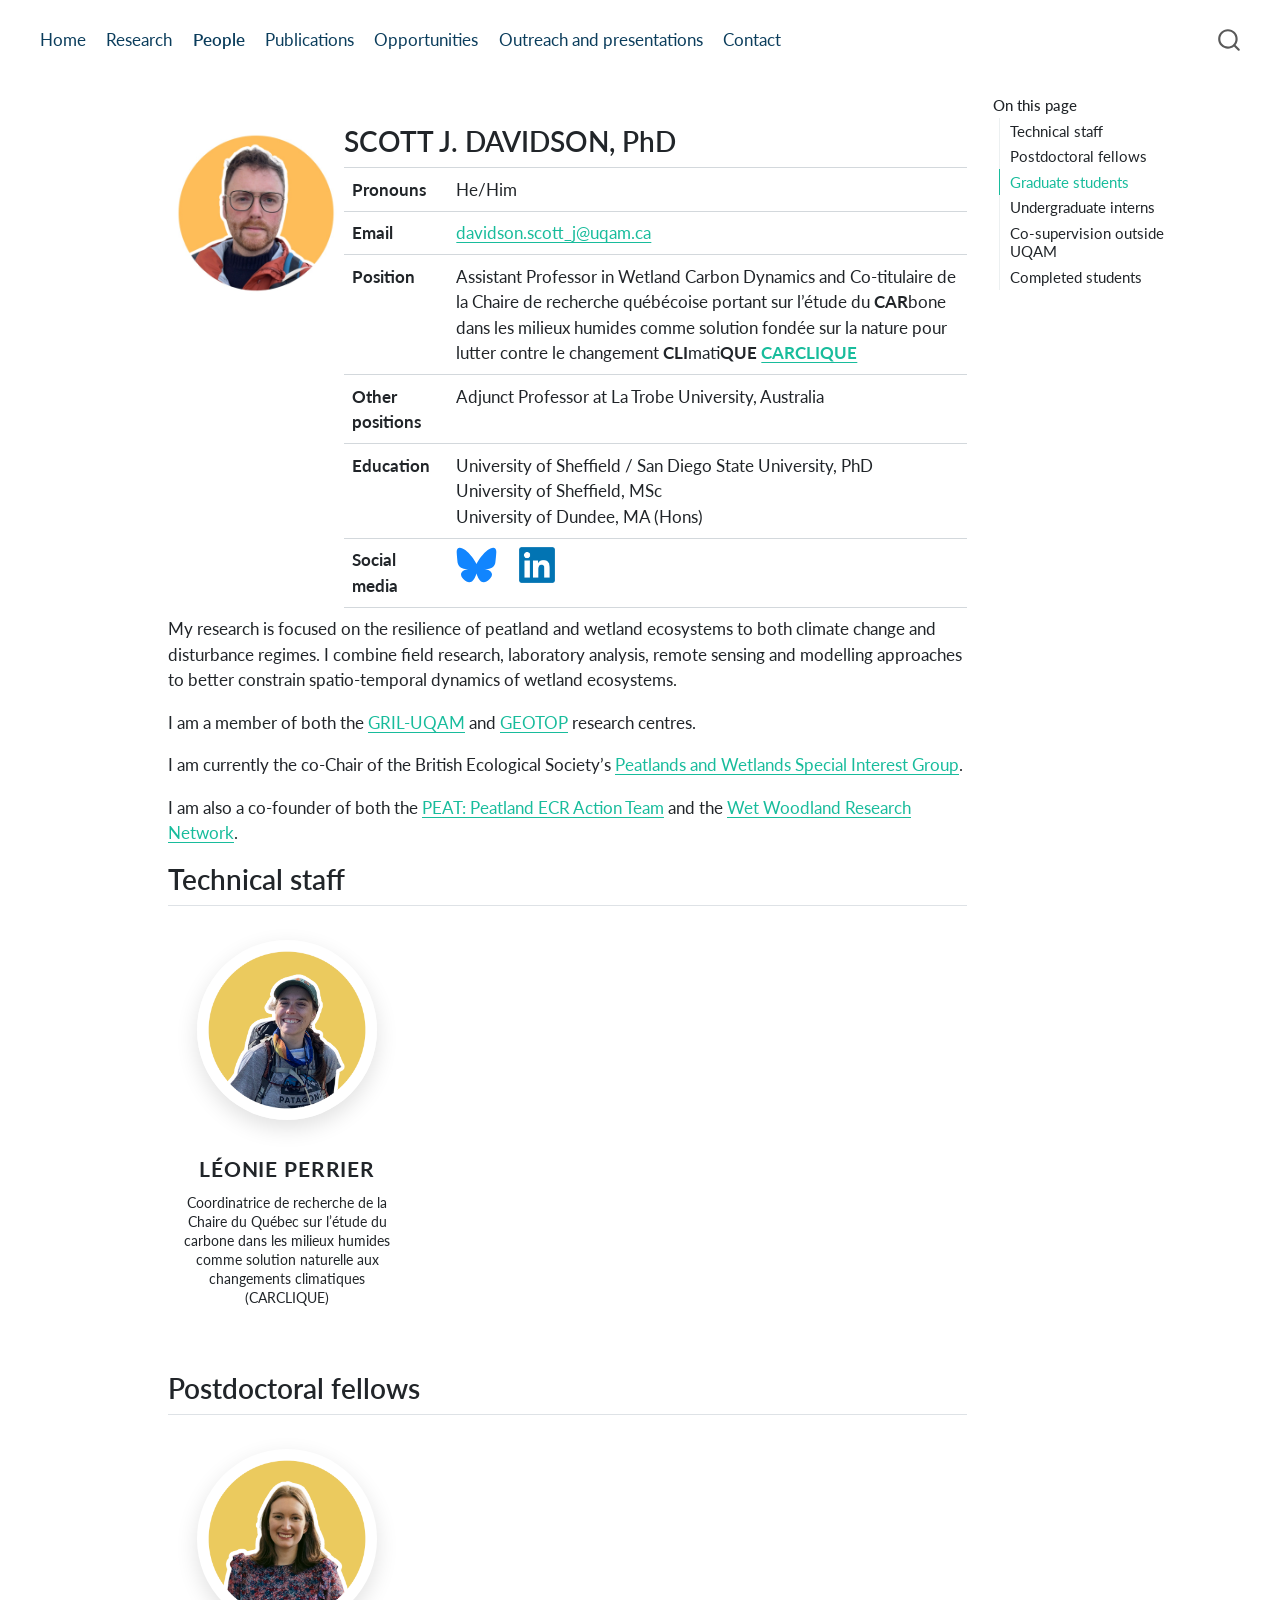
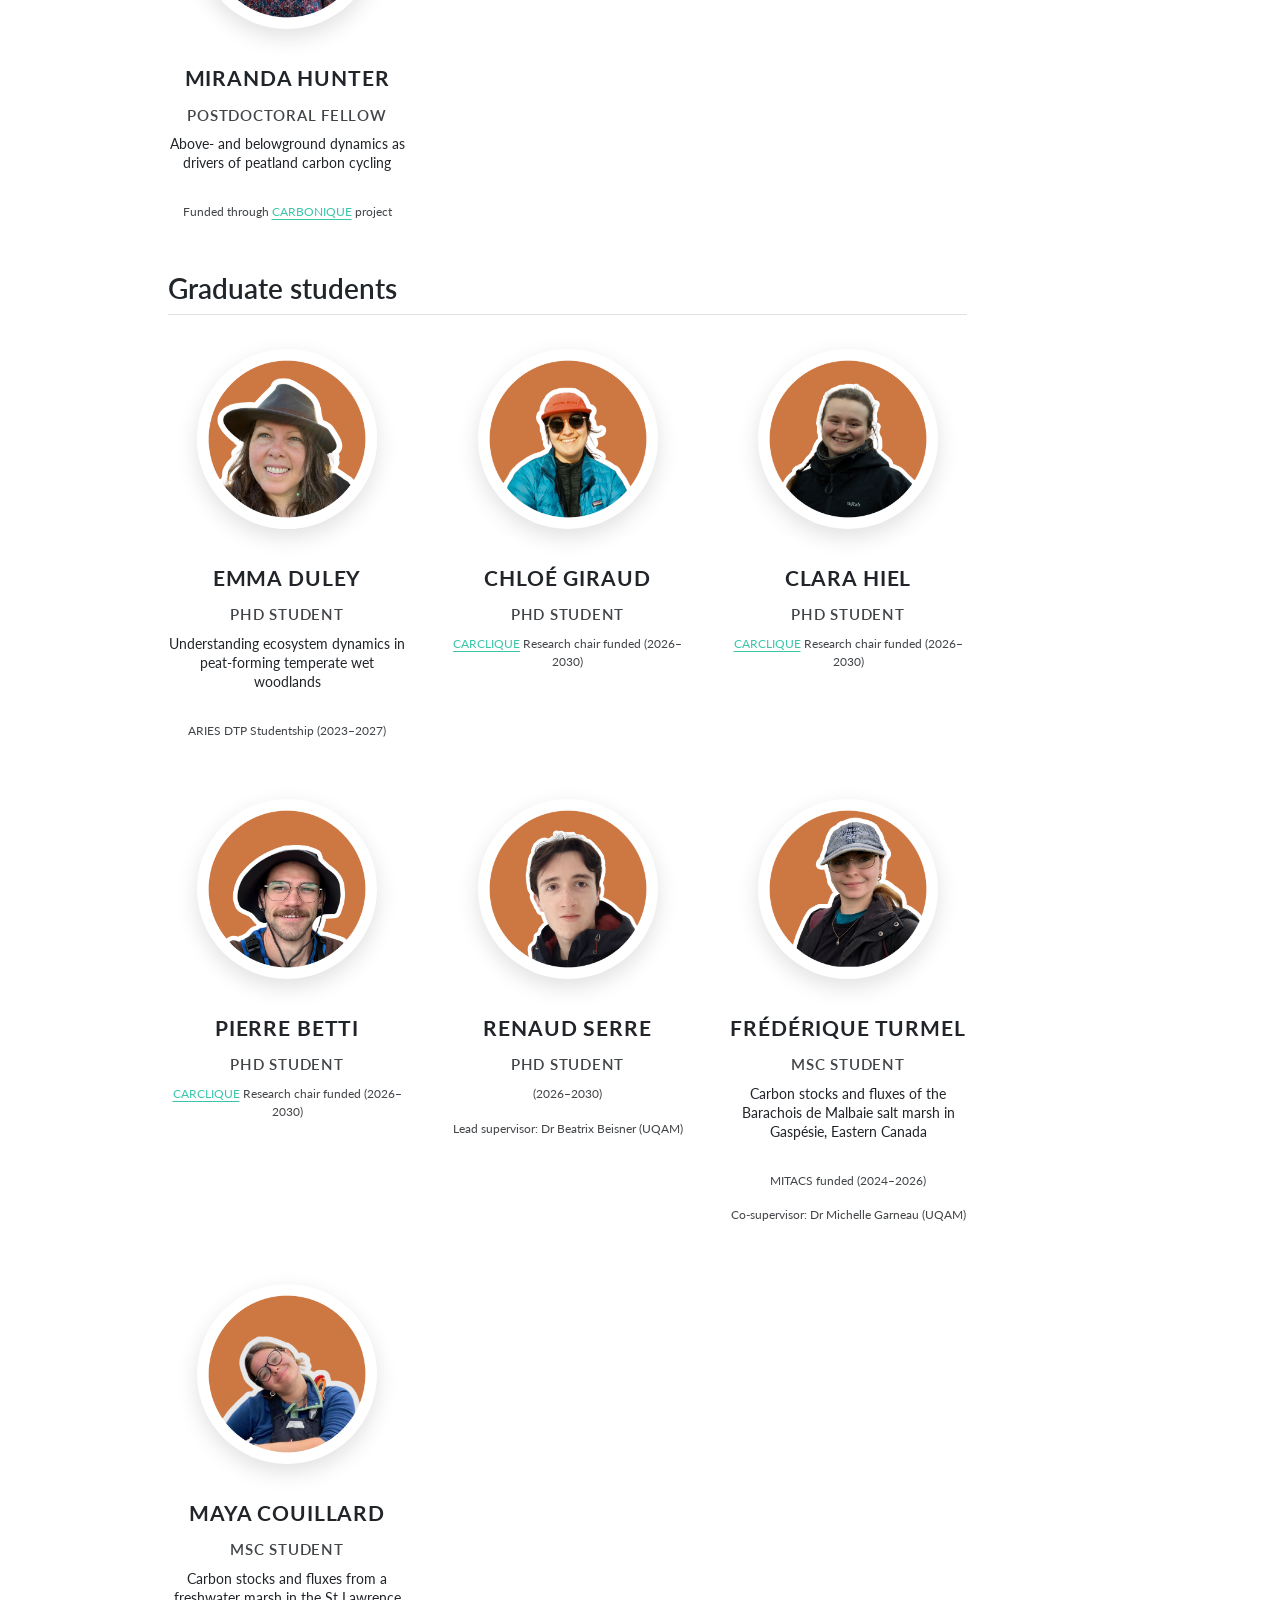
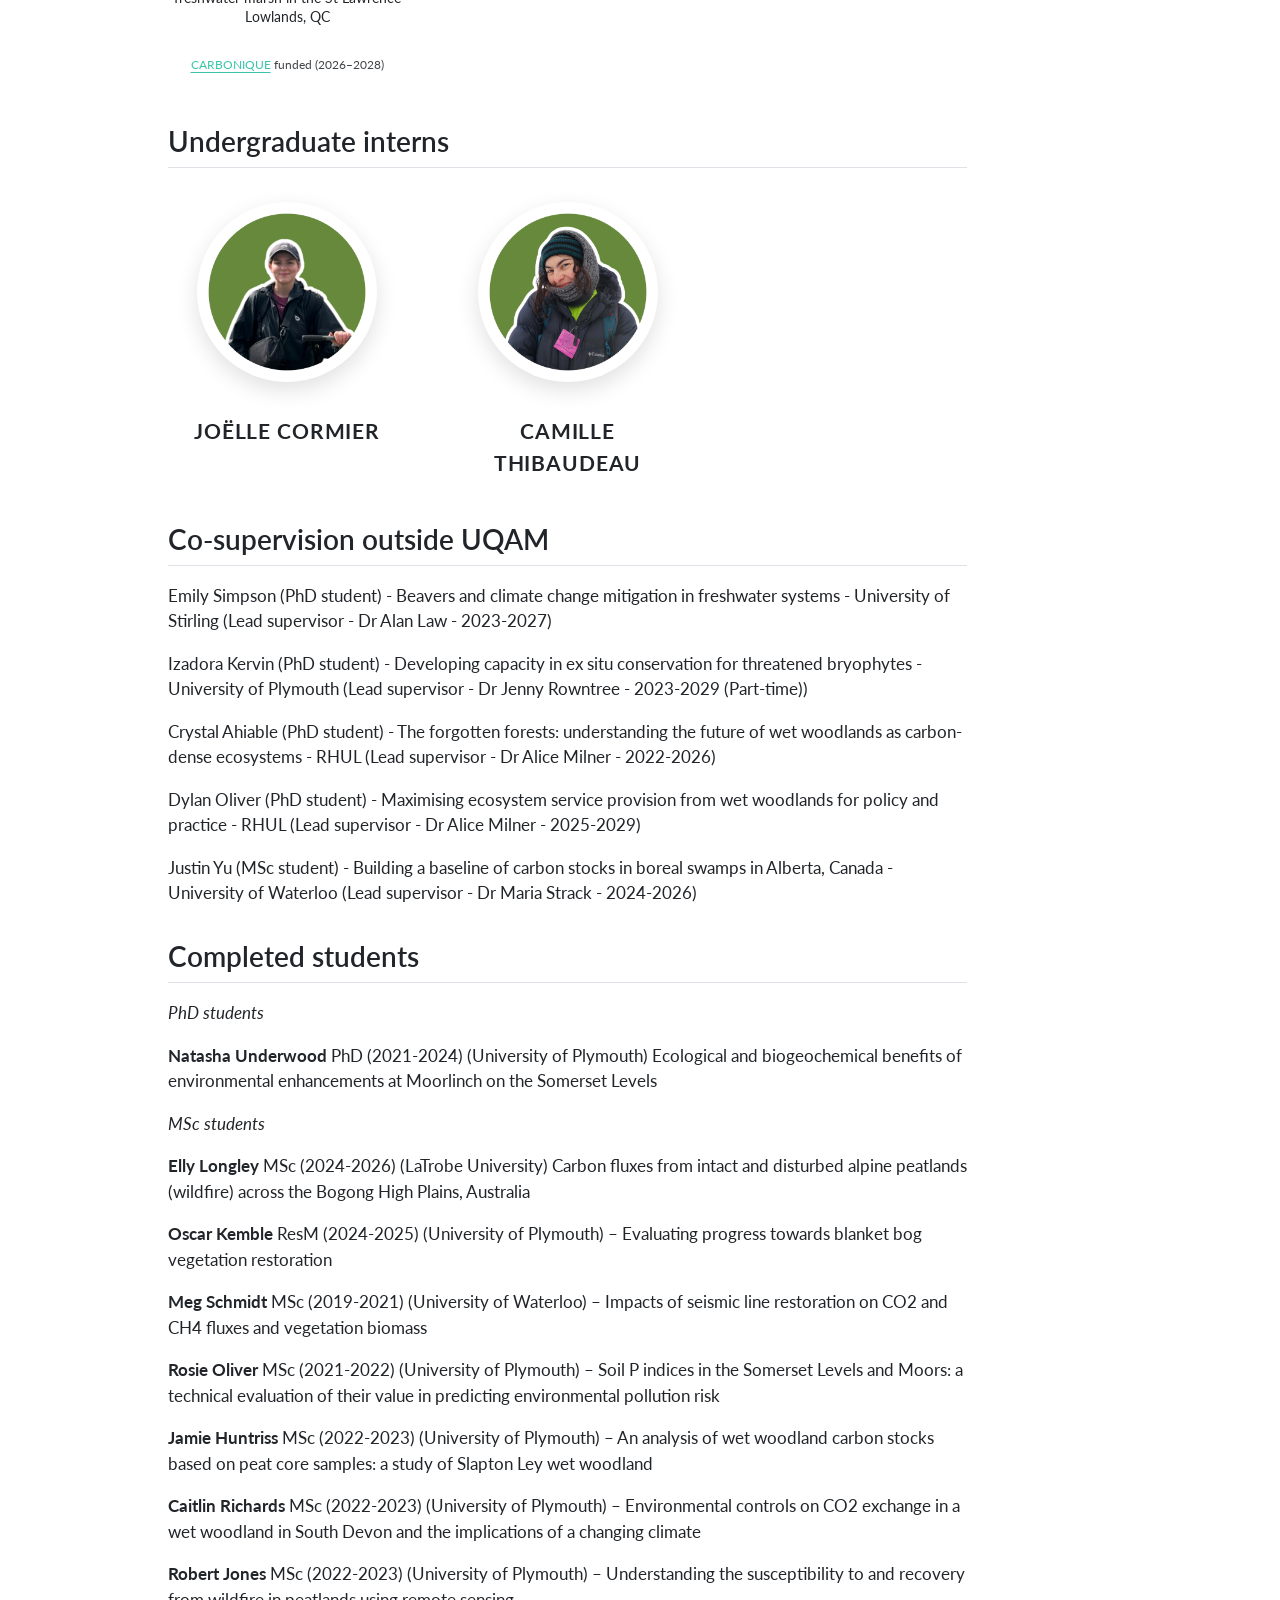
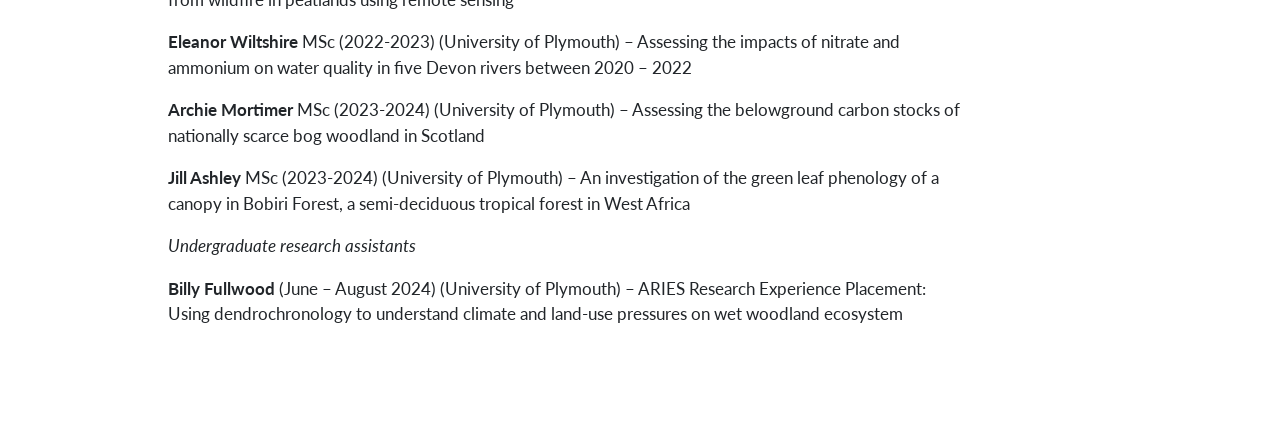
<file: docs/People.html>
<!DOCTYPE html>
<html xmlns="http://www.w3.org/1999/xhtml" lang="en" xml:lang="en"><head>

<meta charset="utf-8">
<meta name="generator" content="quarto-1.5.57">

<meta name="viewport" content="width=device-width, initial-scale=1.0, user-scalable=yes">


<title>People</title>
<style>
code{white-space: pre-wrap;}
span.smallcaps{font-variant: small-caps;}
div.columns{display: flex; gap: min(4vw, 1.5em);}
div.column{flex: auto; overflow-x: auto;}
div.hanging-indent{margin-left: 1.5em; text-indent: -1.5em;}
ul.task-list{list-style: none;}
ul.task-list li input[type="checkbox"] {
  width: 0.8em;
  margin: 0 0.8em 0.2em -1em; /* quarto-specific, see https://github.com/quarto-dev/quarto-cli/issues/4556 */ 
  vertical-align: middle;
}
</style>


<script src="site_libs/quarto-nav/quarto-nav.js"></script>
<script src="site_libs/quarto-nav/headroom.min.js"></script>
<script src="site_libs/clipboard/clipboard.min.js"></script>
<script src="site_libs/quarto-search/autocomplete.umd.js"></script>
<script src="site_libs/quarto-search/fuse.min.js"></script>
<script src="site_libs/quarto-search/quarto-search.js"></script>
<meta name="quarto:offset" content="./">
<script src="site_libs/quarto-html/quarto.js"></script>
<script src="site_libs/quarto-html/popper.min.js"></script>
<script src="site_libs/quarto-html/tippy.umd.min.js"></script>
<script src="site_libs/quarto-html/anchor.min.js"></script>
<link href="site_libs/quarto-html/tippy.css" rel="stylesheet">
<link href="site_libs/quarto-html/quarto-syntax-highlighting.css" rel="stylesheet" id="quarto-text-highlighting-styles">
<script src="site_libs/bootstrap/bootstrap.min.js"></script>
<link href="site_libs/bootstrap/bootstrap-icons.css" rel="stylesheet">
<link href="site_libs/bootstrap/bootstrap.min.css" rel="stylesheet" id="quarto-bootstrap" data-mode="light">
<script id="quarto-search-options" type="application/json">{
  "location": "navbar",
  "copy-button": false,
  "collapse-after": 3,
  "panel-placement": "end",
  "type": "overlay",
  "limit": 50,
  "keyboard-shortcut": [
    "f",
    "/",
    "s"
  ],
  "show-item-context": false,
  "language": {
    "search-no-results-text": "No results",
    "search-matching-documents-text": "matching documents",
    "search-copy-link-title": "Copy link to search",
    "search-hide-matches-text": "Hide additional matches",
    "search-more-match-text": "more match in this document",
    "search-more-matches-text": "more matches in this document",
    "search-clear-button-title": "Clear",
    "search-text-placeholder": "",
    "search-detached-cancel-button-title": "Cancel",
    "search-submit-button-title": "Submit",
    "search-label": "Search"
  }
}</script>


<link rel="stylesheet" href="styles.css">
</head>

<body class="nav-fixed">

<div id="quarto-search-results"></div>
  <header id="quarto-header" class="headroom fixed-top">
    <nav class="navbar navbar-expand-lg " data-bs-theme="dark">
      <div class="navbar-container container-fluid">
            <div id="quarto-search" class="" title="Search"></div>
          <button class="navbar-toggler" type="button" data-bs-toggle="collapse" data-bs-target="#navbarCollapse" aria-controls="navbarCollapse" role="menu" aria-expanded="false" aria-label="Toggle navigation" onclick="if (window.quartoToggleHeadroom) { window.quartoToggleHeadroom(); }">
  <span class="navbar-toggler-icon"></span>
</button>
          <div class="collapse navbar-collapse" id="navbarCollapse">
            <ul class="navbar-nav navbar-nav-scroll me-auto">
  <li class="nav-item">
    <a class="nav-link" href="./index.html"> 
<span class="menu-text">Home</span></a>
  </li>  
  <li class="nav-item">
    <a class="nav-link" href="./Research.html"> 
<span class="menu-text">Research</span></a>
  </li>  
  <li class="nav-item">
    <a class="nav-link active" href="./People.html" aria-current="page"> 
<span class="menu-text">People</span></a>
  </li>  
  <li class="nav-item">
    <a class="nav-link" href="./Publications.html"> 
<span class="menu-text">Publications</span></a>
  </li>  
  <li class="nav-item">
    <a class="nav-link" href="./Opportunities.html"> 
<span class="menu-text">Opportunities</span></a>
  </li>  
  <li class="nav-item">
    <a class="nav-link" href="./outreach-presentations.html"> 
<span class="menu-text">Outreach and presentations</span></a>
  </li>  
  <li class="nav-item">
    <a class="nav-link" href="./contact.html"> 
<span class="menu-text">Contact</span></a>
  </li>  
</ul>
          </div> <!-- /navcollapse -->
            <div class="quarto-navbar-tools">
</div>
      </div> <!-- /container-fluid -->
    </nav>
</header>
<!-- content -->
<div id="quarto-content" class="quarto-container page-columns page-rows-contents page-layout-article page-navbar">
<!-- sidebar -->
<!-- margin-sidebar -->
    <div id="quarto-margin-sidebar" class="sidebar margin-sidebar">
        <nav id="TOC" role="doc-toc" class="toc-active">
    <h2 id="toc-title">On this page</h2>
   
  <ul>
  <li><a href="#technical-staff" id="toc-technical-staff" class="nav-link active" data-scroll-target="#technical-staff">Technical staff</a></li>
  <li><a href="#postdoctoral-fellows" id="toc-postdoctoral-fellows" class="nav-link" data-scroll-target="#postdoctoral-fellows">Postdoctoral fellows</a></li>
  <li><a href="#graduate-students" id="toc-graduate-students" class="nav-link" data-scroll-target="#graduate-students">Graduate students</a></li>
  <li><a href="#undergraduate-interns" id="toc-undergraduate-interns" class="nav-link" data-scroll-target="#undergraduate-interns">Undergraduate interns</a></li>
  <li><a href="#co-supervision-outside-uqam" id="toc-co-supervision-outside-uqam" class="nav-link" data-scroll-target="#co-supervision-outside-uqam">Co-supervision outside UQAM</a></li>
  <li><a href="#completed-students" id="toc-completed-students" class="nav-link" data-scroll-target="#completed-students">Completed students</a></li>
  </ul>
</nav>
    </div>
<!-- main -->
<main class="content" id="quarto-document-content">

<header id="title-block-header">
<!-- <h1 class="title"></h1> -->
<!--  -->

</header>


<div class="columns person-row">
<div class="column" style="width:22%;">
<p><img src="images/photo.jpeg" class="person-photo img-fluid" alt="Scott J. Davidson"></p>
</div><div class="column" style="width:78%;">
<section id="scott-j.-davidson-phd" class="level2">
<h2 class="anchored" data-anchor-id="scott-j.-davidson-phd">SCOTT J. DAVIDSON, PhD</h2>
<table class="caption-top table">
<tbody>
<tr class="odd">
<td><strong>Pronouns</strong></td>
<td>He/Him</td>
</tr>
<tr class="even">
<td><strong>Email</strong></td>
<td><a href="mailto:davidson.scott_j@uqam.ca" class="email">davidson.scott_j@uqam.ca</a></td>
</tr>
<tr class="odd">
<td><strong>Position</strong></td>
<td>Assistant Professor in Wetland Carbon Dynamics and Co-titulaire de la Chaire de recherche québécoise portant sur l’étude du <strong>CAR</strong>bone dans les milieux humides comme solution fondée sur la nature pour lutter contre le changement <strong>CLI</strong>mati<strong>QUE</strong> <a href="https://carclique.uqam.ca/"><strong>CARCLIQUE</strong></a></td>
</tr>
<tr class="even">
<td><strong>Other positions</strong></td>
<td>Adjunct Professor at La Trobe University, Australia</td>
</tr>
<tr class="odd">
<td><strong>Education</strong></td>
<td>University of Sheffield / San Diego State University, PhD<br> University of Sheffield, MSc<br> University of Dundee, MA (Hons)</td>
</tr>
<tr class="even">
<td><strong>Social media</strong></td>
<td><a href="https://bsky.app/profile/wetlandresilienceresearchgroup.com"><img src="images/bluesky.svg" class="img-fluid" style="height:36px; width:auto; margin-right:18px; vertical-align:middle;"></a> <a href="https://www.linkedin.com/in/scott-"><img src="images/linkedin.png" class="img-fluid" style="height:36px; width:auto; vertical-align:middle;"></a></td>
</tr>
</tbody>
</table>
</section>
</div>
</div>
<p>My research is focused on the resilience of peatland and wetland ecosystems to both climate change and disturbance regimes. I combine field research, laboratory analysis, remote sensing and modelling approaches to better constrain spatio-temporal dynamics of wetland ecosystems.</p>
<p>I am a member of both the <a href="https://gril.uqam.ca/">GRIL-UQAM</a> and <a href="https://www.geotop.ca/en">GEOTOP</a> research centres.</p>
<p>I am currently the co-Chair of the British Ecological Society’s <a href="https://www.britishecologicalsociety.org/content/peatlands-and-wetlands-group/">Peatlands and Wetlands Special Interest Group</a>.</p>
<p>I am also a co-founder of both the <a href="https://peatecr.com/">PEAT: Peatland ECR Action Team</a> and the <a href="https://www.wetwoodlands.com/">Wet Woodland Research Network</a>.</p>
<section id="technical-staff" class="level2">
<h2 class="anchored" data-anchor-id="technical-staff">Technical staff</h2>
<div class="student-grid">
<div class="student-card">
<p><img src="images/Leonie_Perrier.png" class="student-photo img-fluid" alt="Léonie Perrier"></p>
<div class="student-name">
Léonie Perrier
</div>
<div class="student-project">
<p>Coordinatrice de recherche de la Chaire du Québec sur l’étude du carbone dans les milieux humides comme solution naturelle aux changements climatiques (CARCLIQUE)</p>
</div>
</div>
</div>
</section>
<section id="postdoctoral-fellows" class="level2">
<h2 class="anchored" data-anchor-id="postdoctoral-fellows">Postdoctoral fellows</h2>
<div class="student-grid">
<div class="student-card">
<p><img src="images/Miranda_Hunter.png" class="student-photo img-fluid" alt="Miranda Hunter"></p>
<div class="student-name">
Miranda Hunter
</div>
<div class="student-degree">
Postdoctoral Fellow
</div>
<div class="student-project">
<p>Above- and belowground dynamics as drivers of peatland carbon cycling</p>
</div>
<div class="student-meta">
<p>Funded through <a href="https://carbonique.ca/en/">CARBONIQUE</a> project</p>
</div>
</div>
</div>
</section>
<section id="graduate-students" class="level2">
<h2 class="anchored" data-anchor-id="graduate-students">Graduate students</h2>
<div class="student-grid">
<div class="student-card">
<p><img src="images/Emma_Duley.png" class="student-photo img-fluid" alt="Emma Duley"></p>
<div class="student-name">
Emma Duley
</div>
<div class="student-degree">
PhD Student
</div>
<div class="student-project">
<p>Understanding ecosystem dynamics in peat-forming temperate wet woodlands</p>
</div>
<div class="student-meta">
<p>ARIES DTP Studentship (2023–2027)</p>
</div>
</div>
<div class="student-card">
<p><img src="images/Chloe_Giraud.png" class="student-photo img-fluid" alt="Chloé Giraud"></p>
<div class="student-name">
Chloé Giraud
</div>
<div class="student-degree">
PhD Student
</div>
<div class="student-meta">
<p><a href="https://carclique.uqam.ca/">CARCLIQUE</a> Research chair funded (2026–2030)</p>
</div>
</div>
<div class="student-card">
<p><img src="images/Clara_Hiel.png" class="student-photo img-fluid" alt="Clara Hiel"></p>
<div class="student-name">
Clara Hiel
</div>
<div class="student-degree">
PhD Student
</div>
<div class="student-meta">
<p><a href="https://carclique.uqam.ca/">CARCLIQUE</a> Research chair funded (2026–2030)</p>
</div>
</div>
<div class="student-card">
<p><img src="images/Pierre_Betti.png" class="student-photo img-fluid" alt="Pierre Betti"></p>
<div class="student-name">
Pierre Betti
</div>
<div class="student-degree">
PhD Student
</div>
<div class="student-meta">
<p><a href="https://carclique.uqam.ca/">CARCLIQUE</a> Research chair funded (2026–2030)</p>
</div>
</div>
<div class="student-card">
<p><img src="images/Renaud_Serre.png" class="student-photo img-fluid" alt="Renaud Serre"></p>
<div class="student-name">
Renaud Serre
</div>
<div class="student-degree">
PhD Student
</div>
<div class="student-meta">
<p>(2026–2030)</p>
</div>
<div class="student-meta">
<p>Lead supervisor: Dr Beatrix Beisner (UQAM)</p>
</div>
</div>
<div class="student-card">
<p><img src="images/Fred_Turmel.png" class="student-photo img-fluid" alt="Frédérique Turmel"></p>
<div class="student-name">
Frédérique Turmel
</div>
<div class="student-degree">
MSc Student
</div>
<div class="student-project">
<p>Carbon stocks and fluxes of the Barachois de Malbaie salt marsh in Gaspésie, Eastern Canada</p>
</div>
<div class="student-meta">
<p>MITACS funded (2024–2026)</p>
</div>
<div class="student-meta">
<p>Co-supervisor: Dr Michelle Garneau (UQAM)</p>
</div>
</div>
<div class="student-card">
<p><img src="images/Maya_Couillard.png" class="student-photo img-fluid" alt="Maya Couillard"></p>
<div class="student-name">
Maya Couillard
</div>
<div class="student-degree">
MSc Student
</div>
<div class="student-project">
<p>Carbon stocks and fluxes from a freshwater marsh in the St Lawrence Lowlands, QC</p>
</div>
<div class="student-meta">
<p><a href="https://carbonique.ca/en/">CARBONIQUE</a> funded (2026–2028)</p>
</div>
</div>
</div>
</section>
<section id="undergraduate-interns" class="level2">
<h2 class="anchored" data-anchor-id="undergraduate-interns">Undergraduate interns</h2>
<div class="student-grid">
<div class="student-card">
<p><img src="images/Joelle_Cormier.png" class="student-photo img-fluid" alt="Joëlle Cormier"></p>
<div class="student-name">
Joëlle Cormier
</div>
</div>
<div class="student-card">
<p><img src="images/Camille_Thibaudeau.png" class="student-photo img-fluid" alt="Camille Thibaudeau"></p>
<div class="student-name">
Camille Thibaudeau
</div>
</div>
</div>
</section>
<section id="co-supervision-outside-uqam" class="level2">
<h2 class="anchored" data-anchor-id="co-supervision-outside-uqam">Co-supervision outside UQAM</h2>
<p>Emily Simpson (PhD student) - Beavers and climate change mitigation in freshwater systems - University of Stirling (Lead supervisor - Dr Alan Law - 2023-2027)</p>
<p>Izadora Kervin (PhD student) - Developing capacity in ex situ conservation for threatened bryophytes - University of Plymouth (Lead supervisor - Dr Jenny Rowntree - 2023-2029 (Part-time))</p>
<p>Crystal Ahiable (PhD student) - The forgotten forests: understanding the future of wet woodlands as carbon-dense ecosystems - RHUL (Lead supervisor - Dr Alice Milner - 2022-2026)</p>
<p>Dylan Oliver (PhD student) - Maximising ecosystem service provision from wet woodlands for policy and practice - RHUL (Lead supervisor - Dr Alice Milner - 2025-2029)</p>
<p>Justin Yu (MSc student) - Building a baseline of carbon stocks in boreal swamps in Alberta, Canada - University of Waterloo (Lead supervisor - Dr Maria Strack - 2024-2026)</p>
</section>
<section id="completed-students" class="level2">
<h2 class="anchored" data-anchor-id="completed-students">Completed students</h2>
<p><em>PhD students</em></p>
<p><strong>Natasha Underwood</strong> PhD (2021-2024) (University of Plymouth) Ecological and biogeochemical benefits of environmental enhancements at Moorlinch on the Somerset Levels</p>
<p><em>MSc students</em></p>
<p><strong>Elly Longley</strong> MSc (2024-2026) (LaTrobe University) Carbon fluxes from intact and disturbed alpine peatlands (wildfire) across the Bogong High Plains, Australia</p>
<p><strong>Oscar Kemble</strong> ResM (2024-2025) (University of Plymouth) – Evaluating progress towards blanket bog vegetation restoration</p>
<p><strong>Meg Schmidt</strong> MSc (2019-2021) (University of Waterloo) – Impacts of seismic line restoration on CO2 and CH4 fluxes and vegetation biomass</p>
<p><strong>Rosie Oliver</strong> MSc (2021-2022) (University of Plymouth) – Soil P indices in the Somerset Levels and Moors: a technical evaluation of their value in predicting environmental pollution risk</p>
<p><strong>Jamie Huntriss</strong> MSc (2022-2023) (University of Plymouth) – An analysis of wet woodland carbon stocks based on peat core samples: a study of Slapton Ley wet woodland</p>
<p><strong>Caitlin Richards</strong> MSc (2022-2023) (University of Plymouth) – Environmental controls on CO2 exchange in a wet woodland in South Devon and the implications of a changing climate</p>
<p><strong>Robert Jones</strong> MSc (2022-2023) (University of Plymouth) – Understanding the susceptibility to and recovery from wildfire in peatlands using remote sensing</p>
<p><strong>Eleanor Wiltshire</strong> MSc (2022-2023) (University of Plymouth) – Assessing the impacts of nitrate and ammonium on water quality in five Devon rivers between 2020 – 2022</p>
<p><strong>Archie Mortimer</strong> MSc (2023-2024) (University of Plymouth) – Assessing the belowground carbon stocks of nationally scarce bog woodland in Scotland</p>
<p><strong>Jill Ashley</strong> MSc (2023-2024) (University of Plymouth) – An investigation of the green leaf phenology of a canopy in Bobiri Forest, a semi-deciduous tropical forest in West Africa</p>
<p><em>Undergraduate research assistants</em></p>
<p><strong>Billy Fullwood</strong> (June – August 2024) (University of Plymouth) – ARIES Research Experience Placement: Using dendrochronology to understand climate and land-use pressures on wet woodland ecosystem</p>


</section>

</main> <!-- /main -->
<script id="quarto-html-after-body" type="application/javascript">
window.document.addEventListener("DOMContentLoaded", function (event) {
  const toggleBodyColorMode = (bsSheetEl) => {
    const mode = bsSheetEl.getAttribute("data-mode");
    const bodyEl = window.document.querySelector("body");
    if (mode === "dark") {
      bodyEl.classList.add("quarto-dark");
      bodyEl.classList.remove("quarto-light");
    } else {
      bodyEl.classList.add("quarto-light");
      bodyEl.classList.remove("quarto-dark");
    }
  }
  const toggleBodyColorPrimary = () => {
    const bsSheetEl = window.document.querySelector("link#quarto-bootstrap");
    if (bsSheetEl) {
      toggleBodyColorMode(bsSheetEl);
    }
  }
  toggleBodyColorPrimary();  
  const icon = "";
  const anchorJS = new window.AnchorJS();
  anchorJS.options = {
    placement: 'right',
    icon: icon
  };
  anchorJS.add('.anchored');
  const isCodeAnnotation = (el) => {
    for (const clz of el.classList) {
      if (clz.startsWith('code-annotation-')) {                     
        return true;
      }
    }
    return false;
  }
  const onCopySuccess = function(e) {
    // button target
    const button = e.trigger;
    // don't keep focus
    button.blur();
    // flash "checked"
    button.classList.add('code-copy-button-checked');
    var currentTitle = button.getAttribute("title");
    button.setAttribute("title", "Copied!");
    let tooltip;
    if (window.bootstrap) {
      button.setAttribute("data-bs-toggle", "tooltip");
      button.setAttribute("data-bs-placement", "left");
      button.setAttribute("data-bs-title", "Copied!");
      tooltip = new bootstrap.Tooltip(button, 
        { trigger: "manual", 
          customClass: "code-copy-button-tooltip",
          offset: [0, -8]});
      tooltip.show();    
    }
    setTimeout(function() {
      if (tooltip) {
        tooltip.hide();
        button.removeAttribute("data-bs-title");
        button.removeAttribute("data-bs-toggle");
        button.removeAttribute("data-bs-placement");
      }
      button.setAttribute("title", currentTitle);
      button.classList.remove('code-copy-button-checked');
    }, 1000);
    // clear code selection
    e.clearSelection();
  }
  const getTextToCopy = function(trigger) {
      const codeEl = trigger.previousElementSibling.cloneNode(true);
      for (const childEl of codeEl.children) {
        if (isCodeAnnotation(childEl)) {
          childEl.remove();
        }
      }
      return codeEl.innerText;
  }
  const clipboard = new window.ClipboardJS('.code-copy-button:not([data-in-quarto-modal])', {
    text: getTextToCopy
  });
  clipboard.on('success', onCopySuccess);
  if (window.document.getElementById('quarto-embedded-source-code-modal')) {
    // For code content inside modals, clipBoardJS needs to be initialized with a container option
    // TODO: Check when it could be a function (https://github.com/zenorocha/clipboard.js/issues/860)
    const clipboardModal = new window.ClipboardJS('.code-copy-button[data-in-quarto-modal]', {
      text: getTextToCopy,
      container: window.document.getElementById('quarto-embedded-source-code-modal')
    });
    clipboardModal.on('success', onCopySuccess);
  }
    var localhostRegex = new RegExp(/^(?:http|https):\/\/localhost\:?[0-9]*\//);
    var mailtoRegex = new RegExp(/^mailto:/);
      var filterRegex = new RegExp('/' + window.location.host + '/');
    var isInternal = (href) => {
        return filterRegex.test(href) || localhostRegex.test(href) || mailtoRegex.test(href);
    }
    // Inspect non-navigation links and adorn them if external
 	var links = window.document.querySelectorAll('a[href]:not(.nav-link):not(.navbar-brand):not(.toc-action):not(.sidebar-link):not(.sidebar-item-toggle):not(.pagination-link):not(.no-external):not([aria-hidden]):not(.dropdown-item):not(.quarto-navigation-tool):not(.about-link)');
    for (var i=0; i<links.length; i++) {
      const link = links[i];
      if (!isInternal(link.href)) {
        // undo the damage that might have been done by quarto-nav.js in the case of
        // links that we want to consider external
        if (link.dataset.originalHref !== undefined) {
          link.href = link.dataset.originalHref;
        }
      }
    }
  function tippyHover(el, contentFn, onTriggerFn, onUntriggerFn) {
    const config = {
      allowHTML: true,
      maxWidth: 500,
      delay: 100,
      arrow: false,
      appendTo: function(el) {
          return el.parentElement;
      },
      interactive: true,
      interactiveBorder: 10,
      theme: 'quarto',
      placement: 'bottom-start',
    };
    if (contentFn) {
      config.content = contentFn;
    }
    if (onTriggerFn) {
      config.onTrigger = onTriggerFn;
    }
    if (onUntriggerFn) {
      config.onUntrigger = onUntriggerFn;
    }
    window.tippy(el, config); 
  }
  const noterefs = window.document.querySelectorAll('a[role="doc-noteref"]');
  for (var i=0; i<noterefs.length; i++) {
    const ref = noterefs[i];
    tippyHover(ref, function() {
      // use id or data attribute instead here
      let href = ref.getAttribute('data-footnote-href') || ref.getAttribute('href');
      try { href = new URL(href).hash; } catch {}
      const id = href.replace(/^#\/?/, "");
      const note = window.document.getElementById(id);
      if (note) {
        return note.innerHTML;
      } else {
        return "";
      }
    });
  }
  const xrefs = window.document.querySelectorAll('a.quarto-xref');
  const processXRef = (id, note) => {
    // Strip column container classes
    const stripColumnClz = (el) => {
      el.classList.remove("page-full", "page-columns");
      if (el.children) {
        for (const child of el.children) {
          stripColumnClz(child);
        }
      }
    }
    stripColumnClz(note)
    if (id === null || id.startsWith('sec-')) {
      // Special case sections, only their first couple elements
      const container = document.createElement("div");
      if (note.children && note.children.length > 2) {
        container.appendChild(note.children[0].cloneNode(true));
        for (let i = 1; i < note.children.length; i++) {
          const child = note.children[i];
          if (child.tagName === "P" && child.innerText === "") {
            continue;
          } else {
            container.appendChild(child.cloneNode(true));
            break;
          }
        }
        if (window.Quarto?.typesetMath) {
          window.Quarto.typesetMath(container);
        }
        return container.innerHTML
      } else {
        if (window.Quarto?.typesetMath) {
          window.Quarto.typesetMath(note);
        }
        return note.innerHTML;
      }
    } else {
      // Remove any anchor links if they are present
      const anchorLink = note.querySelector('a.anchorjs-link');
      if (anchorLink) {
        anchorLink.remove();
      }
      if (window.Quarto?.typesetMath) {
        window.Quarto.typesetMath(note);
      }
      // TODO in 1.5, we should make sure this works without a callout special case
      if (note.classList.contains("callout")) {
        return note.outerHTML;
      } else {
        return note.innerHTML;
      }
    }
  }
  for (var i=0; i<xrefs.length; i++) {
    const xref = xrefs[i];
    tippyHover(xref, undefined, function(instance) {
      instance.disable();
      let url = xref.getAttribute('href');
      let hash = undefined; 
      if (url.startsWith('#')) {
        hash = url;
      } else {
        try { hash = new URL(url).hash; } catch {}
      }
      if (hash) {
        const id = hash.replace(/^#\/?/, "");
        const note = window.document.getElementById(id);
        if (note !== null) {
          try {
            const html = processXRef(id, note.cloneNode(true));
            instance.setContent(html);
          } finally {
            instance.enable();
            instance.show();
          }
        } else {
          // See if we can fetch this
          fetch(url.split('#')[0])
          .then(res => res.text())
          .then(html => {
            const parser = new DOMParser();
            const htmlDoc = parser.parseFromString(html, "text/html");
            const note = htmlDoc.getElementById(id);
            if (note !== null) {
              const html = processXRef(id, note);
              instance.setContent(html);
            } 
          }).finally(() => {
            instance.enable();
            instance.show();
          });
        }
      } else {
        // See if we can fetch a full url (with no hash to target)
        // This is a special case and we should probably do some content thinning / targeting
        fetch(url)
        .then(res => res.text())
        .then(html => {
          const parser = new DOMParser();
          const htmlDoc = parser.parseFromString(html, "text/html");
          const note = htmlDoc.querySelector('main.content');
          if (note !== null) {
            // This should only happen for chapter cross references
            // (since there is no id in the URL)
            // remove the first header
            if (note.children.length > 0 && note.children[0].tagName === "HEADER") {
              note.children[0].remove();
            }
            const html = processXRef(null, note);
            instance.setContent(html);
          } 
        }).finally(() => {
          instance.enable();
          instance.show();
        });
      }
    }, function(instance) {
    });
  }
      let selectedAnnoteEl;
      const selectorForAnnotation = ( cell, annotation) => {
        let cellAttr = 'data-code-cell="' + cell + '"';
        let lineAttr = 'data-code-annotation="' +  annotation + '"';
        const selector = 'span[' + cellAttr + '][' + lineAttr + ']';
        return selector;
      }
      const selectCodeLines = (annoteEl) => {
        const doc = window.document;
        const targetCell = annoteEl.getAttribute("data-target-cell");
        const targetAnnotation = annoteEl.getAttribute("data-target-annotation");
        const annoteSpan = window.document.querySelector(selectorForAnnotation(targetCell, targetAnnotation));
        const lines = annoteSpan.getAttribute("data-code-lines").split(",");
        const lineIds = lines.map((line) => {
          return targetCell + "-" + line;
        })
        let top = null;
        let height = null;
        let parent = null;
        if (lineIds.length > 0) {
            //compute the position of the single el (top and bottom and make a div)
            const el = window.document.getElementById(lineIds[0]);
            top = el.offsetTop;
            height = el.offsetHeight;
            parent = el.parentElement.parentElement;
          if (lineIds.length > 1) {
            const lastEl = window.document.getElementById(lineIds[lineIds.length - 1]);
            const bottom = lastEl.offsetTop + lastEl.offsetHeight;
            height = bottom - top;
          }
          if (top !== null && height !== null && parent !== null) {
            // cook up a div (if necessary) and position it 
            let div = window.document.getElementById("code-annotation-line-highlight");
            if (div === null) {
              div = window.document.createElement("div");
              div.setAttribute("id", "code-annotation-line-highlight");
              div.style.position = 'absolute';
              parent.appendChild(div);
            }
            div.style.top = top - 2 + "px";
            div.style.height = height + 4 + "px";
            div.style.left = 0;
            let gutterDiv = window.document.getElementById("code-annotation-line-highlight-gutter");
            if (gutterDiv === null) {
              gutterDiv = window.document.createElement("div");
              gutterDiv.setAttribute("id", "code-annotation-line-highlight-gutter");
              gutterDiv.style.position = 'absolute';
              const codeCell = window.document.getElementById(targetCell);
              const gutter = codeCell.querySelector('.code-annotation-gutter');
              gutter.appendChild(gutterDiv);
            }
            gutterDiv.style.top = top - 2 + "px";
            gutterDiv.style.height = height + 4 + "px";
          }
          selectedAnnoteEl = annoteEl;
        }
      };
      const unselectCodeLines = () => {
        const elementsIds = ["code-annotation-line-highlight", "code-annotation-line-highlight-gutter"];
        elementsIds.forEach((elId) => {
          const div = window.document.getElementById(elId);
          if (div) {
            div.remove();
          }
        });
        selectedAnnoteEl = undefined;
      };
        // Handle positioning of the toggle
    window.addEventListener(
      "resize",
      throttle(() => {
        elRect = undefined;
        if (selectedAnnoteEl) {
          selectCodeLines(selectedAnnoteEl);
        }
      }, 10)
    );
    function throttle(fn, ms) {
    let throttle = false;
    let timer;
      return (...args) => {
        if(!throttle) { // first call gets through
            fn.apply(this, args);
            throttle = true;
        } else { // all the others get throttled
            if(timer) clearTimeout(timer); // cancel #2
            timer = setTimeout(() => {
              fn.apply(this, args);
              timer = throttle = false;
            }, ms);
        }
      };
    }
      // Attach click handler to the DT
      const annoteDls = window.document.querySelectorAll('dt[data-target-cell]');
      for (const annoteDlNode of annoteDls) {
        annoteDlNode.addEventListener('click', (event) => {
          const clickedEl = event.target;
          if (clickedEl !== selectedAnnoteEl) {
            unselectCodeLines();
            const activeEl = window.document.querySelector('dt[data-target-cell].code-annotation-active');
            if (activeEl) {
              activeEl.classList.remove('code-annotation-active');
            }
            selectCodeLines(clickedEl);
            clickedEl.classList.add('code-annotation-active');
          } else {
            // Unselect the line
            unselectCodeLines();
            clickedEl.classList.remove('code-annotation-active');
          }
        });
      }
  const findCites = (el) => {
    const parentEl = el.parentElement;
    if (parentEl) {
      const cites = parentEl.dataset.cites;
      if (cites) {
        return {
          el,
          cites: cites.split(' ')
        };
      } else {
        return findCites(el.parentElement)
      }
    } else {
      return undefined;
    }
  };
  var bibliorefs = window.document.querySelectorAll('a[role="doc-biblioref"]');
  for (var i=0; i<bibliorefs.length; i++) {
    const ref = bibliorefs[i];
    const citeInfo = findCites(ref);
    if (citeInfo) {
      tippyHover(citeInfo.el, function() {
        var popup = window.document.createElement('div');
        citeInfo.cites.forEach(function(cite) {
          var citeDiv = window.document.createElement('div');
          citeDiv.classList.add('hanging-indent');
          citeDiv.classList.add('csl-entry');
          var biblioDiv = window.document.getElementById('ref-' + cite);
          if (biblioDiv) {
            citeDiv.innerHTML = biblioDiv.innerHTML;
          }
          popup.appendChild(citeDiv);
        });
        return popup.innerHTML;
      });
    }
  }
});
</script>
</div> <!-- /content -->




</body></html>
</file>
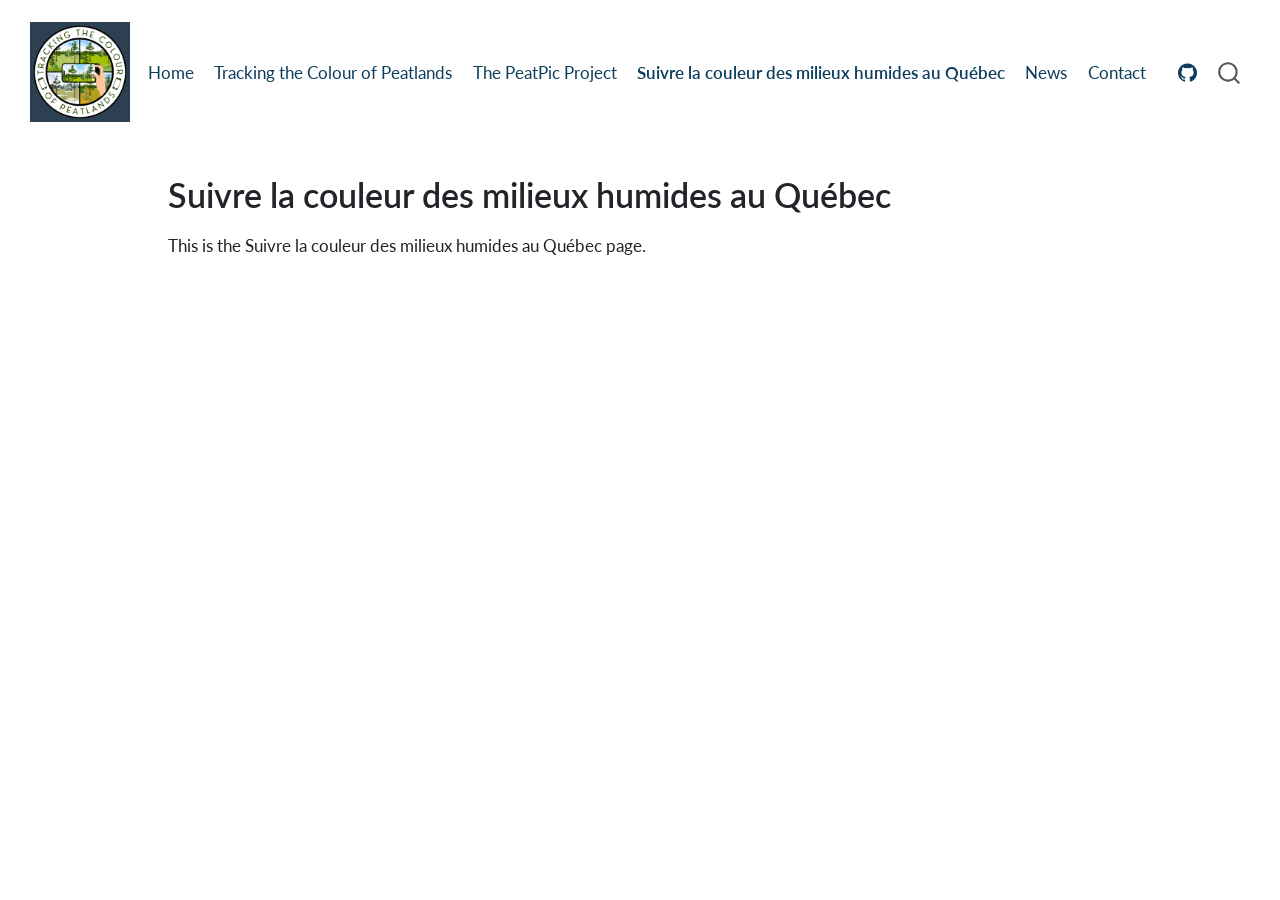
<file: docs/quebec.html>
<!DOCTYPE html>
<html xmlns="http://www.w3.org/1999/xhtml" lang="en" xml:lang="en"><head>

<meta charset="utf-8">
<meta name="generator" content="quarto-1.5.57">

<meta name="viewport" content="width=device-width, initial-scale=1.0, user-scalable=yes">


<title>Suivre la couleur des milieux humides au Québec</title>
<style>
code{white-space: pre-wrap;}
span.smallcaps{font-variant: small-caps;}
div.columns{display: flex; gap: min(4vw, 1.5em);}
div.column{flex: auto; overflow-x: auto;}
div.hanging-indent{margin-left: 1.5em; text-indent: -1.5em;}
ul.task-list{list-style: none;}
ul.task-list li input[type="checkbox"] {
  width: 0.8em;
  margin: 0 0.8em 0.2em -1em; /* quarto-specific, see https://github.com/quarto-dev/quarto-cli/issues/4556 */ 
  vertical-align: middle;
}
</style>


<script src="site_libs/quarto-nav/quarto-nav.js"></script>
<script src="site_libs/quarto-nav/headroom.min.js"></script>
<script src="site_libs/clipboard/clipboard.min.js"></script>
<script src="site_libs/quarto-search/autocomplete.umd.js"></script>
<script src="site_libs/quarto-search/fuse.min.js"></script>
<script src="site_libs/quarto-search/quarto-search.js"></script>
<meta name="quarto:offset" content="./">
<link href="./images/logos/Tracking the colour of peatlands.png" rel="icon" type="image/png">
<script src="site_libs/quarto-html/quarto.js"></script>
<script src="site_libs/quarto-html/popper.min.js"></script>
<script src="site_libs/quarto-html/tippy.umd.min.js"></script>
<script src="site_libs/quarto-html/anchor.min.js"></script>
<link href="site_libs/quarto-html/tippy.css" rel="stylesheet">
<link href="site_libs/quarto-html/quarto-syntax-highlighting.css" rel="stylesheet" id="quarto-text-highlighting-styles">
<script src="site_libs/bootstrap/bootstrap.min.js"></script>
<link href="site_libs/bootstrap/bootstrap-icons.css" rel="stylesheet">
<link href="site_libs/bootstrap/bootstrap.min.css" rel="stylesheet" id="quarto-bootstrap" data-mode="light">
<script id="quarto-search-options" type="application/json">{
  "location": "navbar",
  "copy-button": false,
  "collapse-after": 3,
  "panel-placement": "end",
  "type": "overlay",
  "limit": 50,
  "keyboard-shortcut": [
    "f",
    "/",
    "s"
  ],
  "show-item-context": false,
  "language": {
    "search-no-results-text": "No results",
    "search-matching-documents-text": "matching documents",
    "search-copy-link-title": "Copy link to search",
    "search-hide-matches-text": "Hide additional matches",
    "search-more-match-text": "more match in this document",
    "search-more-matches-text": "more matches in this document",
    "search-clear-button-title": "Clear",
    "search-text-placeholder": "",
    "search-detached-cancel-button-title": "Cancel",
    "search-submit-button-title": "Submit",
    "search-label": "Search"
  }
}</script>


<link rel="stylesheet" href="styles.css">
</head>

<body class="nav-fixed">

<div id="quarto-search-results"></div>
  <header id="quarto-header" class="headroom fixed-top">
    <nav class="navbar navbar-expand-lg " data-bs-theme="dark">
      <div class="navbar-container container-fluid">
      <div class="navbar-brand-container mx-auto">
    <a href="./index.html" class="navbar-brand navbar-brand-logo">
    <img src="./images/logos/Tracking the colour of peatlands.png" alt="" class="navbar-logo">
    </a>
  </div>
            <div id="quarto-search" class="" title="Search"></div>
          <button class="navbar-toggler" type="button" data-bs-toggle="collapse" data-bs-target="#navbarCollapse" aria-controls="navbarCollapse" role="menu" aria-expanded="false" aria-label="Toggle navigation" onclick="if (window.quartoToggleHeadroom) { window.quartoToggleHeadroom(); }">
  <span class="navbar-toggler-icon"></span>
</button>
          <div class="collapse navbar-collapse" id="navbarCollapse">
            <ul class="navbar-nav navbar-nav-scroll me-auto">
  <li class="nav-item">
    <a class="nav-link" href="./index.html"> 
<span class="menu-text">Home</span></a>
  </li>  
  <li class="nav-item">
    <a class="nav-link" href="./tracking.html"> 
<span class="menu-text">Tracking the Colour of Peatlands</span></a>
  </li>  
  <li class="nav-item">
    <a class="nav-link" href="./peatpic.html"> 
<span class="menu-text">The PeatPic Project</span></a>
  </li>  
  <li class="nav-item">
    <a class="nav-link active" href="./quebec.html" aria-current="page"> 
<span class="menu-text">Suivre la couleur des milieux humides au Québec</span></a>
  </li>  
  <li class="nav-item">
    <a class="nav-link" href="./news.html"> 
<span class="menu-text">News</span></a>
  </li>  
  <li class="nav-item">
    <a class="nav-link" href="./contact.html"> 
<span class="menu-text">Contact</span></a>
  </li>  
</ul>
            <ul class="navbar-nav navbar-nav-scroll ms-auto">
  <li class="nav-item compact">
    <a class="nav-link" href="https://github.com/PeatColours"> <i class="bi bi-github" role="img" aria-label="PeatColours GitHub">
</i> 
<span class="menu-text"></span></a>
  </li>  
</ul>
          </div> <!-- /navcollapse -->
            <div class="quarto-navbar-tools">
</div>
      </div> <!-- /container-fluid -->
    </nav>
</header>
<!-- content -->
<div id="quarto-content" class="quarto-container page-columns page-rows-contents page-layout-article page-navbar">
<!-- sidebar -->
<!-- margin-sidebar -->
    <div id="quarto-margin-sidebar" class="sidebar margin-sidebar zindex-bottom">
        
    </div>
<!-- main -->
<main class="content" id="quarto-document-content">

<header id="title-block-header" class="quarto-title-block default">
<div class="quarto-title">
<h1 class="title">Suivre la couleur des milieux humides au Québec</h1>
</div>



<div class="quarto-title-meta">

    
  
    
  </div>
  


</header>


<p>This is the Suivre la couleur des milieux humides au Québec page.</p>



</main> <!-- /main -->
<script id="quarto-html-after-body" type="application/javascript">
window.document.addEventListener("DOMContentLoaded", function (event) {
  const toggleBodyColorMode = (bsSheetEl) => {
    const mode = bsSheetEl.getAttribute("data-mode");
    const bodyEl = window.document.querySelector("body");
    if (mode === "dark") {
      bodyEl.classList.add("quarto-dark");
      bodyEl.classList.remove("quarto-light");
    } else {
      bodyEl.classList.add("quarto-light");
      bodyEl.classList.remove("quarto-dark");
    }
  }
  const toggleBodyColorPrimary = () => {
    const bsSheetEl = window.document.querySelector("link#quarto-bootstrap");
    if (bsSheetEl) {
      toggleBodyColorMode(bsSheetEl);
    }
  }
  toggleBodyColorPrimary();  
  const icon = "";
  const anchorJS = new window.AnchorJS();
  anchorJS.options = {
    placement: 'right',
    icon: icon
  };
  anchorJS.add('.anchored');
  const isCodeAnnotation = (el) => {
    for (const clz of el.classList) {
      if (clz.startsWith('code-annotation-')) {                     
        return true;
      }
    }
    return false;
  }
  const onCopySuccess = function(e) {
    // button target
    const button = e.trigger;
    // don't keep focus
    button.blur();
    // flash "checked"
    button.classList.add('code-copy-button-checked');
    var currentTitle = button.getAttribute("title");
    button.setAttribute("title", "Copied!");
    let tooltip;
    if (window.bootstrap) {
      button.setAttribute("data-bs-toggle", "tooltip");
      button.setAttribute("data-bs-placement", "left");
      button.setAttribute("data-bs-title", "Copied!");
      tooltip = new bootstrap.Tooltip(button, 
        { trigger: "manual", 
          customClass: "code-copy-button-tooltip",
          offset: [0, -8]});
      tooltip.show();    
    }
    setTimeout(function() {
      if (tooltip) {
        tooltip.hide();
        button.removeAttribute("data-bs-title");
        button.removeAttribute("data-bs-toggle");
        button.removeAttribute("data-bs-placement");
      }
      button.setAttribute("title", currentTitle);
      button.classList.remove('code-copy-button-checked');
    }, 1000);
    // clear code selection
    e.clearSelection();
  }
  const getTextToCopy = function(trigger) {
      const codeEl = trigger.previousElementSibling.cloneNode(true);
      for (const childEl of codeEl.children) {
        if (isCodeAnnotation(childEl)) {
          childEl.remove();
        }
      }
      return codeEl.innerText;
  }
  const clipboard = new window.ClipboardJS('.code-copy-button:not([data-in-quarto-modal])', {
    text: getTextToCopy
  });
  clipboard.on('success', onCopySuccess);
  if (window.document.getElementById('quarto-embedded-source-code-modal')) {
    // For code content inside modals, clipBoardJS needs to be initialized with a container option
    // TODO: Check when it could be a function (https://github.com/zenorocha/clipboard.js/issues/860)
    const clipboardModal = new window.ClipboardJS('.code-copy-button[data-in-quarto-modal]', {
      text: getTextToCopy,
      container: window.document.getElementById('quarto-embedded-source-code-modal')
    });
    clipboardModal.on('success', onCopySuccess);
  }
    var localhostRegex = new RegExp(/^(?:http|https):\/\/localhost\:?[0-9]*\//);
    var mailtoRegex = new RegExp(/^mailto:/);
      var filterRegex = new RegExp("https:\/\/peatcolours\.github\.io");
    var isInternal = (href) => {
        return filterRegex.test(href) || localhostRegex.test(href) || mailtoRegex.test(href);
    }
    // Inspect non-navigation links and adorn them if external
 	var links = window.document.querySelectorAll('a[href]:not(.nav-link):not(.navbar-brand):not(.toc-action):not(.sidebar-link):not(.sidebar-item-toggle):not(.pagination-link):not(.no-external):not([aria-hidden]):not(.dropdown-item):not(.quarto-navigation-tool):not(.about-link)');
    for (var i=0; i<links.length; i++) {
      const link = links[i];
      if (!isInternal(link.href)) {
        // undo the damage that might have been done by quarto-nav.js in the case of
        // links that we want to consider external
        if (link.dataset.originalHref !== undefined) {
          link.href = link.dataset.originalHref;
        }
      }
    }
  function tippyHover(el, contentFn, onTriggerFn, onUntriggerFn) {
    const config = {
      allowHTML: true,
      maxWidth: 500,
      delay: 100,
      arrow: false,
      appendTo: function(el) {
          return el.parentElement;
      },
      interactive: true,
      interactiveBorder: 10,
      theme: 'quarto',
      placement: 'bottom-start',
    };
    if (contentFn) {
      config.content = contentFn;
    }
    if (onTriggerFn) {
      config.onTrigger = onTriggerFn;
    }
    if (onUntriggerFn) {
      config.onUntrigger = onUntriggerFn;
    }
    window.tippy(el, config); 
  }
  const noterefs = window.document.querySelectorAll('a[role="doc-noteref"]');
  for (var i=0; i<noterefs.length; i++) {
    const ref = noterefs[i];
    tippyHover(ref, function() {
      // use id or data attribute instead here
      let href = ref.getAttribute('data-footnote-href') || ref.getAttribute('href');
      try { href = new URL(href).hash; } catch {}
      const id = href.replace(/^#\/?/, "");
      const note = window.document.getElementById(id);
      if (note) {
        return note.innerHTML;
      } else {
        return "";
      }
    });
  }
  const xrefs = window.document.querySelectorAll('a.quarto-xref');
  const processXRef = (id, note) => {
    // Strip column container classes
    const stripColumnClz = (el) => {
      el.classList.remove("page-full", "page-columns");
      if (el.children) {
        for (const child of el.children) {
          stripColumnClz(child);
        }
      }
    }
    stripColumnClz(note)
    if (id === null || id.startsWith('sec-')) {
      // Special case sections, only their first couple elements
      const container = document.createElement("div");
      if (note.children && note.children.length > 2) {
        container.appendChild(note.children[0].cloneNode(true));
        for (let i = 1; i < note.children.length; i++) {
          const child = note.children[i];
          if (child.tagName === "P" && child.innerText === "") {
            continue;
          } else {
            container.appendChild(child.cloneNode(true));
            break;
          }
        }
        if (window.Quarto?.typesetMath) {
          window.Quarto.typesetMath(container);
        }
        return container.innerHTML
      } else {
        if (window.Quarto?.typesetMath) {
          window.Quarto.typesetMath(note);
        }
        return note.innerHTML;
      }
    } else {
      // Remove any anchor links if they are present
      const anchorLink = note.querySelector('a.anchorjs-link');
      if (anchorLink) {
        anchorLink.remove();
      }
      if (window.Quarto?.typesetMath) {
        window.Quarto.typesetMath(note);
      }
      // TODO in 1.5, we should make sure this works without a callout special case
      if (note.classList.contains("callout")) {
        return note.outerHTML;
      } else {
        return note.innerHTML;
      }
    }
  }
  for (var i=0; i<xrefs.length; i++) {
    const xref = xrefs[i];
    tippyHover(xref, undefined, function(instance) {
      instance.disable();
      let url = xref.getAttribute('href');
      let hash = undefined; 
      if (url.startsWith('#')) {
        hash = url;
      } else {
        try { hash = new URL(url).hash; } catch {}
      }
      if (hash) {
        const id = hash.replace(/^#\/?/, "");
        const note = window.document.getElementById(id);
        if (note !== null) {
          try {
            const html = processXRef(id, note.cloneNode(true));
            instance.setContent(html);
          } finally {
            instance.enable();
            instance.show();
          }
        } else {
          // See if we can fetch this
          fetch(url.split('#')[0])
          .then(res => res.text())
          .then(html => {
            const parser = new DOMParser();
            const htmlDoc = parser.parseFromString(html, "text/html");
            const note = htmlDoc.getElementById(id);
            if (note !== null) {
              const html = processXRef(id, note);
              instance.setContent(html);
            } 
          }).finally(() => {
            instance.enable();
            instance.show();
          });
        }
      } else {
        // See if we can fetch a full url (with no hash to target)
        // This is a special case and we should probably do some content thinning / targeting
        fetch(url)
        .then(res => res.text())
        .then(html => {
          const parser = new DOMParser();
          const htmlDoc = parser.parseFromString(html, "text/html");
          const note = htmlDoc.querySelector('main.content');
          if (note !== null) {
            // This should only happen for chapter cross references
            // (since there is no id in the URL)
            // remove the first header
            if (note.children.length > 0 && note.children[0].tagName === "HEADER") {
              note.children[0].remove();
            }
            const html = processXRef(null, note);
            instance.setContent(html);
          } 
        }).finally(() => {
          instance.enable();
          instance.show();
        });
      }
    }, function(instance) {
    });
  }
      let selectedAnnoteEl;
      const selectorForAnnotation = ( cell, annotation) => {
        let cellAttr = 'data-code-cell="' + cell + '"';
        let lineAttr = 'data-code-annotation="' +  annotation + '"';
        const selector = 'span[' + cellAttr + '][' + lineAttr + ']';
        return selector;
      }
      const selectCodeLines = (annoteEl) => {
        const doc = window.document;
        const targetCell = annoteEl.getAttribute("data-target-cell");
        const targetAnnotation = annoteEl.getAttribute("data-target-annotation");
        const annoteSpan = window.document.querySelector(selectorForAnnotation(targetCell, targetAnnotation));
        const lines = annoteSpan.getAttribute("data-code-lines").split(",");
        const lineIds = lines.map((line) => {
          return targetCell + "-" + line;
        })
        let top = null;
        let height = null;
        let parent = null;
        if (lineIds.length > 0) {
            //compute the position of the single el (top and bottom and make a div)
            const el = window.document.getElementById(lineIds[0]);
            top = el.offsetTop;
            height = el.offsetHeight;
            parent = el.parentElement.parentElement;
          if (lineIds.length > 1) {
            const lastEl = window.document.getElementById(lineIds[lineIds.length - 1]);
            const bottom = lastEl.offsetTop + lastEl.offsetHeight;
            height = bottom - top;
          }
          if (top !== null && height !== null && parent !== null) {
            // cook up a div (if necessary) and position it 
            let div = window.document.getElementById("code-annotation-line-highlight");
            if (div === null) {
              div = window.document.createElement("div");
              div.setAttribute("id", "code-annotation-line-highlight");
              div.style.position = 'absolute';
              parent.appendChild(div);
            }
            div.style.top = top - 2 + "px";
            div.style.height = height + 4 + "px";
            div.style.left = 0;
            let gutterDiv = window.document.getElementById("code-annotation-line-highlight-gutter");
            if (gutterDiv === null) {
              gutterDiv = window.document.createElement("div");
              gutterDiv.setAttribute("id", "code-annotation-line-highlight-gutter");
              gutterDiv.style.position = 'absolute';
              const codeCell = window.document.getElementById(targetCell);
              const gutter = codeCell.querySelector('.code-annotation-gutter');
              gutter.appendChild(gutterDiv);
            }
            gutterDiv.style.top = top - 2 + "px";
            gutterDiv.style.height = height + 4 + "px";
          }
          selectedAnnoteEl = annoteEl;
        }
      };
      const unselectCodeLines = () => {
        const elementsIds = ["code-annotation-line-highlight", "code-annotation-line-highlight-gutter"];
        elementsIds.forEach((elId) => {
          const div = window.document.getElementById(elId);
          if (div) {
            div.remove();
          }
        });
        selectedAnnoteEl = undefined;
      };
        // Handle positioning of the toggle
    window.addEventListener(
      "resize",
      throttle(() => {
        elRect = undefined;
        if (selectedAnnoteEl) {
          selectCodeLines(selectedAnnoteEl);
        }
      }, 10)
    );
    function throttle(fn, ms) {
    let throttle = false;
    let timer;
      return (...args) => {
        if(!throttle) { // first call gets through
            fn.apply(this, args);
            throttle = true;
        } else { // all the others get throttled
            if(timer) clearTimeout(timer); // cancel #2
            timer = setTimeout(() => {
              fn.apply(this, args);
              timer = throttle = false;
            }, ms);
        }
      };
    }
      // Attach click handler to the DT
      const annoteDls = window.document.querySelectorAll('dt[data-target-cell]');
      for (const annoteDlNode of annoteDls) {
        annoteDlNode.addEventListener('click', (event) => {
          const clickedEl = event.target;
          if (clickedEl !== selectedAnnoteEl) {
            unselectCodeLines();
            const activeEl = window.document.querySelector('dt[data-target-cell].code-annotation-active');
            if (activeEl) {
              activeEl.classList.remove('code-annotation-active');
            }
            selectCodeLines(clickedEl);
            clickedEl.classList.add('code-annotation-active');
          } else {
            // Unselect the line
            unselectCodeLines();
            clickedEl.classList.remove('code-annotation-active');
          }
        });
      }
  const findCites = (el) => {
    const parentEl = el.parentElement;
    if (parentEl) {
      const cites = parentEl.dataset.cites;
      if (cites) {
        return {
          el,
          cites: cites.split(' ')
        };
      } else {
        return findCites(el.parentElement)
      }
    } else {
      return undefined;
    }
  };
  var bibliorefs = window.document.querySelectorAll('a[role="doc-biblioref"]');
  for (var i=0; i<bibliorefs.length; i++) {
    const ref = bibliorefs[i];
    const citeInfo = findCites(ref);
    if (citeInfo) {
      tippyHover(citeInfo.el, function() {
        var popup = window.document.createElement('div');
        citeInfo.cites.forEach(function(cite) {
          var citeDiv = window.document.createElement('div');
          citeDiv.classList.add('hanging-indent');
          citeDiv.classList.add('csl-entry');
          var biblioDiv = window.document.getElementById('ref-' + cite);
          if (biblioDiv) {
            citeDiv.innerHTML = biblioDiv.innerHTML;
          }
          popup.appendChild(citeDiv);
        });
        return popup.innerHTML;
      });
    }
  }
});
</script>
</div> <!-- /content -->




</body></html>
</file>
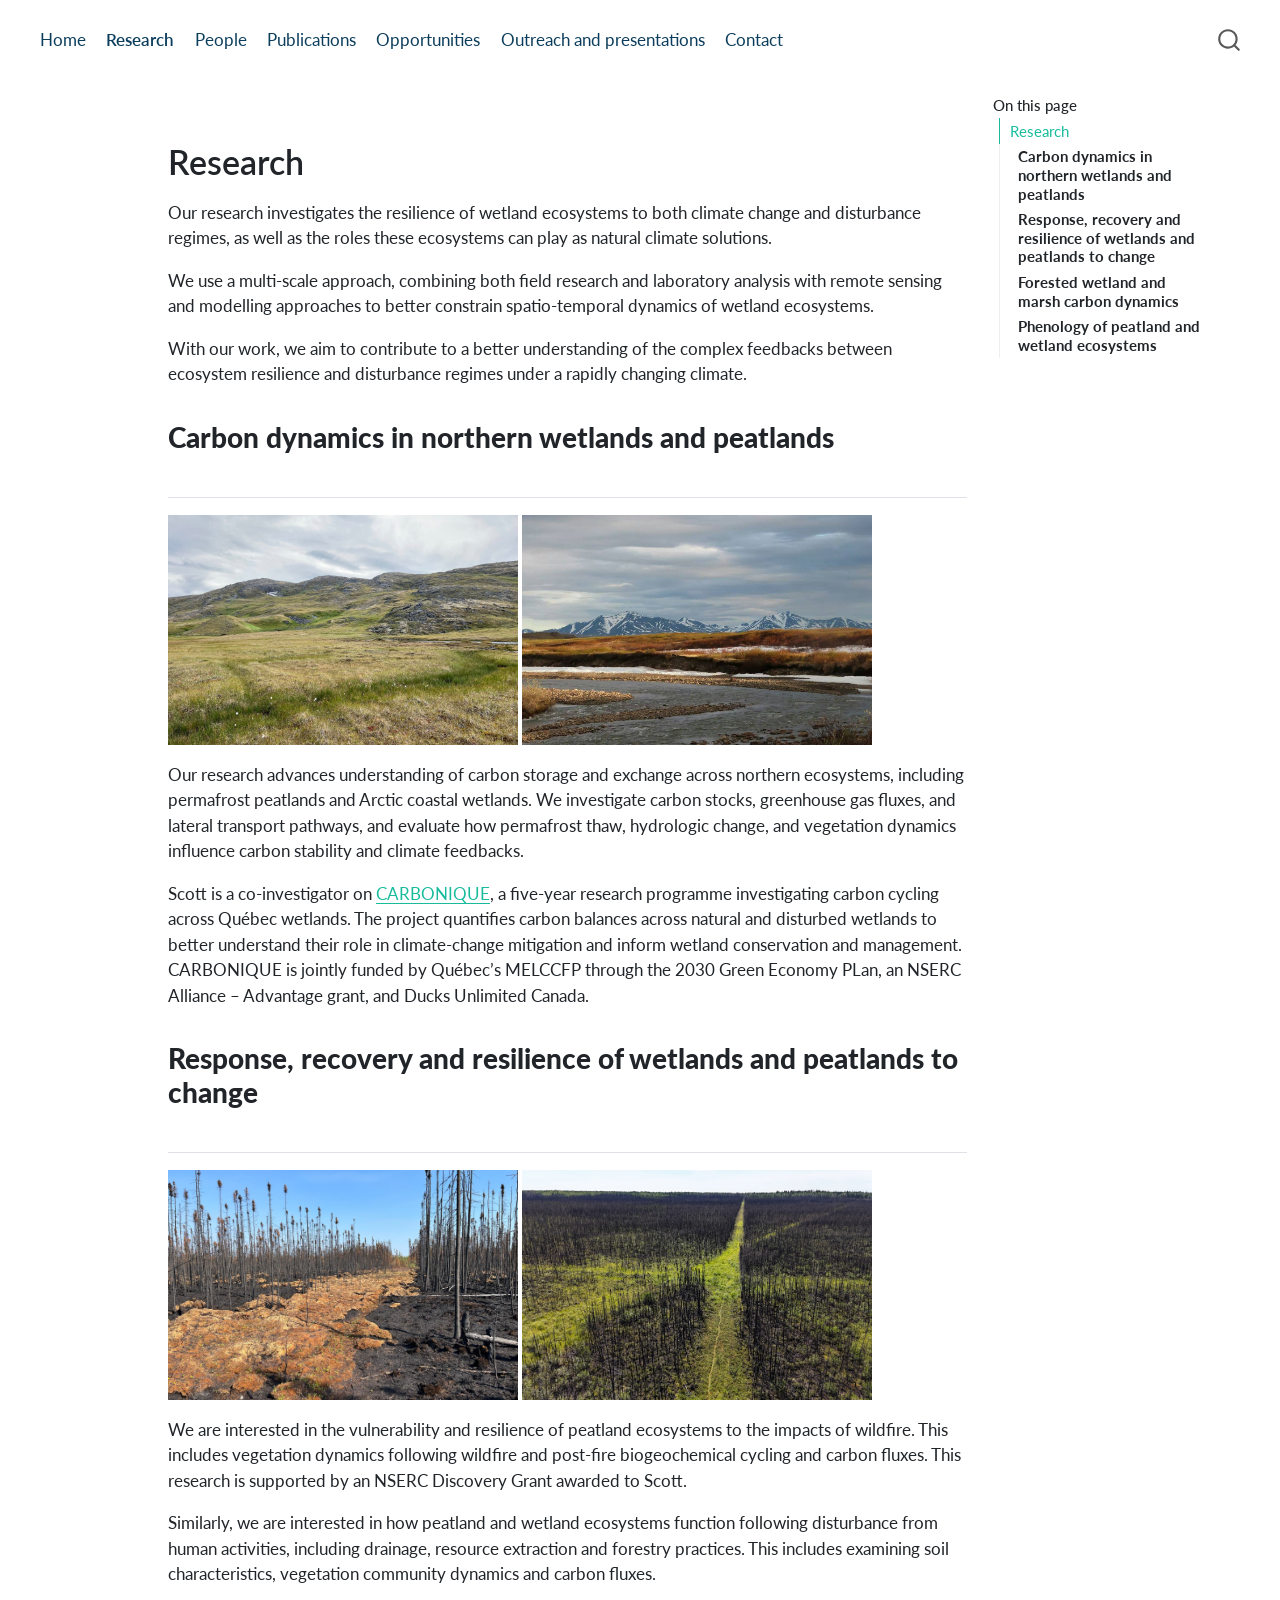
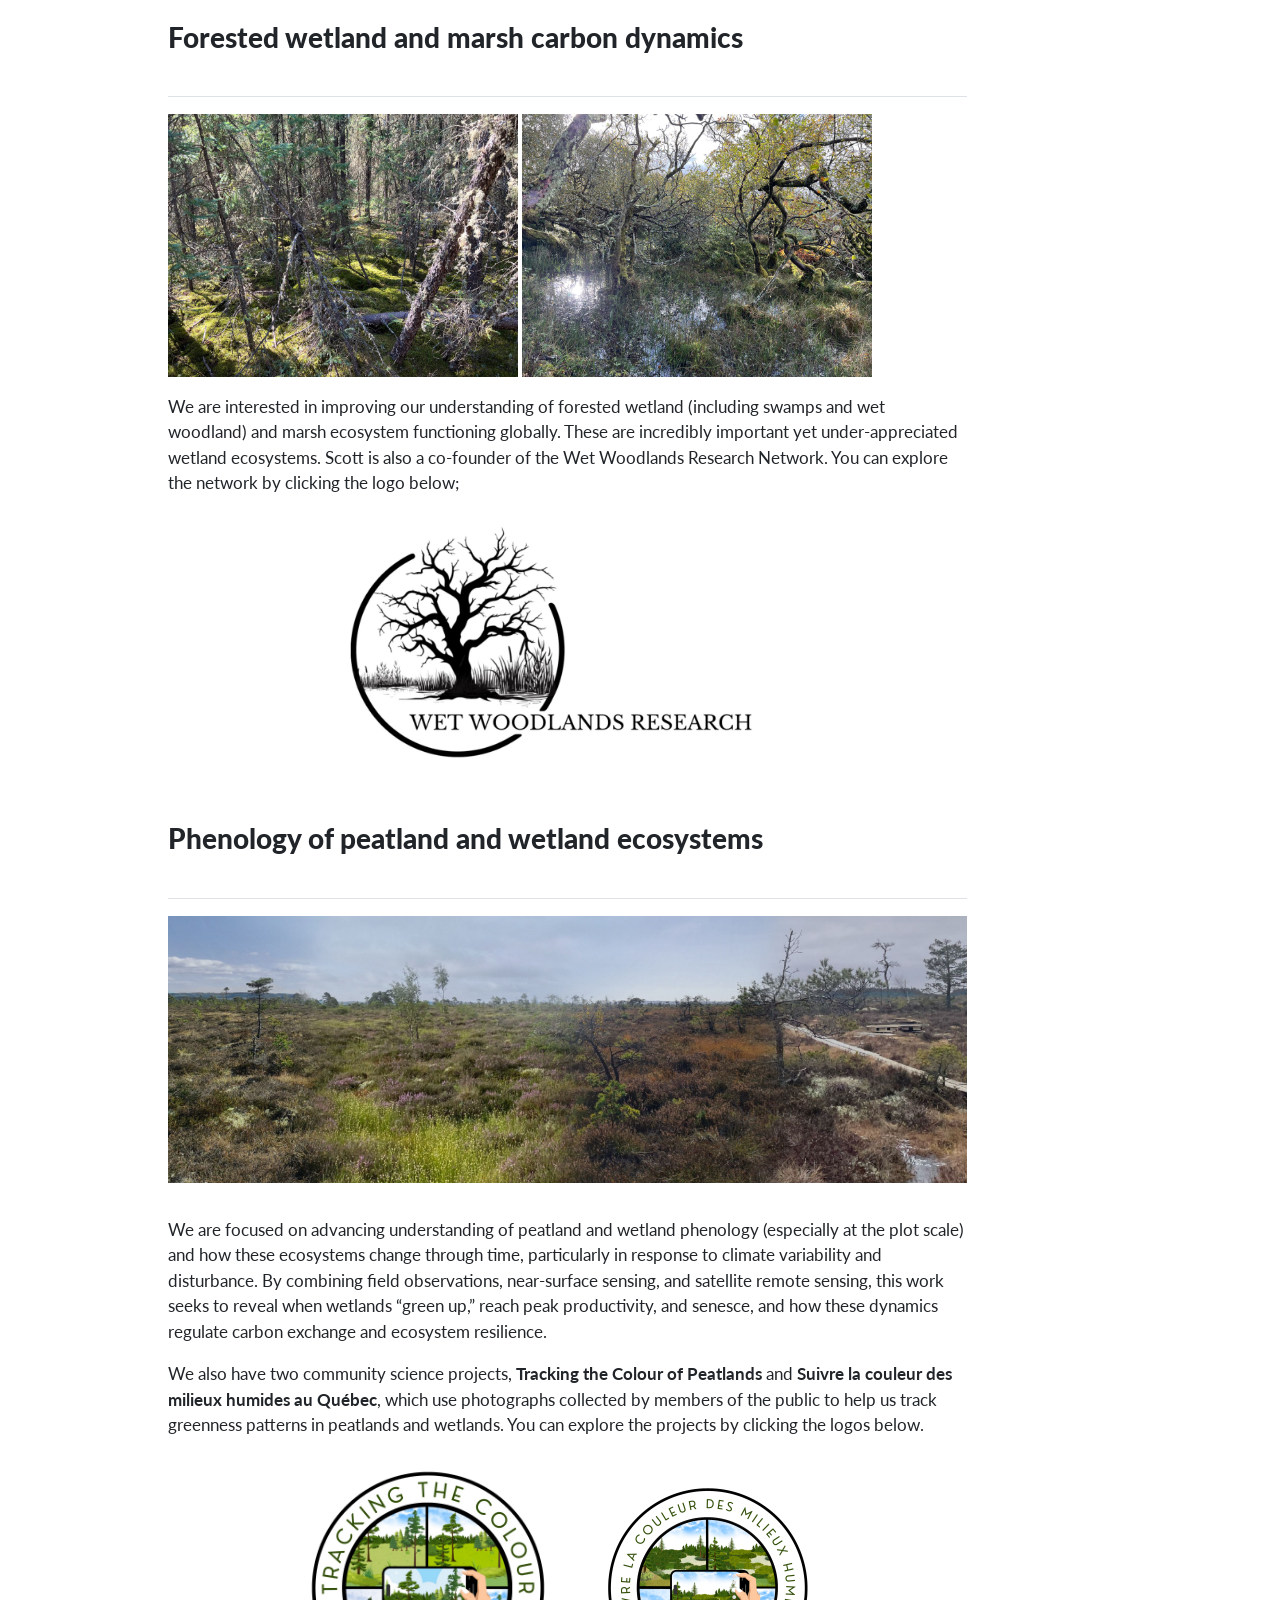
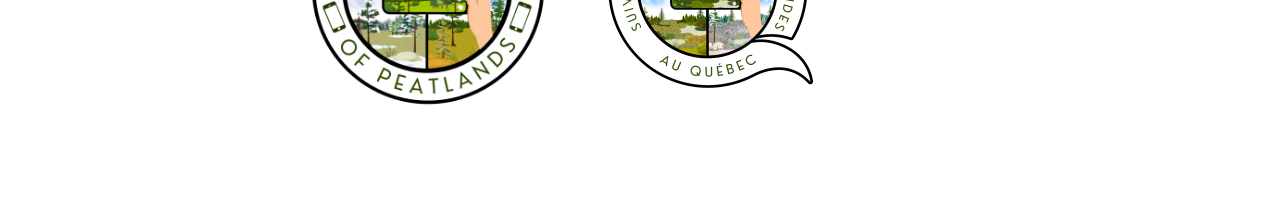
<file: docs/Research.html>
<!DOCTYPE html>
<html xmlns="http://www.w3.org/1999/xhtml" lang="en" xml:lang="en"><head>

<meta charset="utf-8">
<meta name="generator" content="quarto-1.5.57">

<meta name="viewport" content="width=device-width, initial-scale=1.0, user-scalable=yes">


<title>Research</title>
<style>
code{white-space: pre-wrap;}
span.smallcaps{font-variant: small-caps;}
div.columns{display: flex; gap: min(4vw, 1.5em);}
div.column{flex: auto; overflow-x: auto;}
div.hanging-indent{margin-left: 1.5em; text-indent: -1.5em;}
ul.task-list{list-style: none;}
ul.task-list li input[type="checkbox"] {
  width: 0.8em;
  margin: 0 0.8em 0.2em -1em; /* quarto-specific, see https://github.com/quarto-dev/quarto-cli/issues/4556 */ 
  vertical-align: middle;
}
</style>


<script src="site_libs/quarto-nav/quarto-nav.js"></script>
<script src="site_libs/quarto-nav/headroom.min.js"></script>
<script src="site_libs/clipboard/clipboard.min.js"></script>
<script src="site_libs/quarto-search/autocomplete.umd.js"></script>
<script src="site_libs/quarto-search/fuse.min.js"></script>
<script src="site_libs/quarto-search/quarto-search.js"></script>
<meta name="quarto:offset" content="./">
<script src="site_libs/quarto-html/quarto.js"></script>
<script src="site_libs/quarto-html/popper.min.js"></script>
<script src="site_libs/quarto-html/tippy.umd.min.js"></script>
<script src="site_libs/quarto-html/anchor.min.js"></script>
<link href="site_libs/quarto-html/tippy.css" rel="stylesheet">
<link href="site_libs/quarto-html/quarto-syntax-highlighting.css" rel="stylesheet" id="quarto-text-highlighting-styles">
<script src="site_libs/bootstrap/bootstrap.min.js"></script>
<link href="site_libs/bootstrap/bootstrap-icons.css" rel="stylesheet">
<link href="site_libs/bootstrap/bootstrap.min.css" rel="stylesheet" id="quarto-bootstrap" data-mode="light">
<script id="quarto-search-options" type="application/json">{
  "location": "navbar",
  "copy-button": false,
  "collapse-after": 3,
  "panel-placement": "end",
  "type": "overlay",
  "limit": 50,
  "keyboard-shortcut": [
    "f",
    "/",
    "s"
  ],
  "show-item-context": false,
  "language": {
    "search-no-results-text": "No results",
    "search-matching-documents-text": "matching documents",
    "search-copy-link-title": "Copy link to search",
    "search-hide-matches-text": "Hide additional matches",
    "search-more-match-text": "more match in this document",
    "search-more-matches-text": "more matches in this document",
    "search-clear-button-title": "Clear",
    "search-text-placeholder": "",
    "search-detached-cancel-button-title": "Cancel",
    "search-submit-button-title": "Submit",
    "search-label": "Search"
  }
}</script>


<link rel="stylesheet" href="styles.css">
</head>

<body class="nav-fixed">

<div id="quarto-search-results"></div>
  <header id="quarto-header" class="headroom fixed-top">
    <nav class="navbar navbar-expand-lg " data-bs-theme="dark">
      <div class="navbar-container container-fluid">
            <div id="quarto-search" class="" title="Search"></div>
          <button class="navbar-toggler" type="button" data-bs-toggle="collapse" data-bs-target="#navbarCollapse" aria-controls="navbarCollapse" role="menu" aria-expanded="false" aria-label="Toggle navigation" onclick="if (window.quartoToggleHeadroom) { window.quartoToggleHeadroom(); }">
  <span class="navbar-toggler-icon"></span>
</button>
          <div class="collapse navbar-collapse" id="navbarCollapse">
            <ul class="navbar-nav navbar-nav-scroll me-auto">
  <li class="nav-item">
    <a class="nav-link" href="./index.html"> 
<span class="menu-text">Home</span></a>
  </li>  
  <li class="nav-item">
    <a class="nav-link active" href="./Research.html" aria-current="page"> 
<span class="menu-text">Research</span></a>
  </li>  
  <li class="nav-item">
    <a class="nav-link" href="./People.html"> 
<span class="menu-text">People</span></a>
  </li>  
  <li class="nav-item">
    <a class="nav-link" href="./Publications.html"> 
<span class="menu-text">Publications</span></a>
  </li>  
  <li class="nav-item">
    <a class="nav-link" href="./Opportunities.html"> 
<span class="menu-text">Opportunities</span></a>
  </li>  
  <li class="nav-item">
    <a class="nav-link" href="./outreach-presentations.html"> 
<span class="menu-text">Outreach and presentations</span></a>
  </li>  
  <li class="nav-item">
    <a class="nav-link" href="./contact.html"> 
<span class="menu-text">Contact</span></a>
  </li>  
</ul>
          </div> <!-- /navcollapse -->
            <div class="quarto-navbar-tools">
</div>
      </div> <!-- /container-fluid -->
    </nav>
</header>
<!-- content -->
<div id="quarto-content" class="quarto-container page-columns page-rows-contents page-layout-article page-navbar">
<!-- sidebar -->
<!-- margin-sidebar -->
    <div id="quarto-margin-sidebar" class="sidebar margin-sidebar">
        <nav id="TOC" role="doc-toc" class="toc-active">
    <h2 id="toc-title">On this page</h2>
   
  <ul>
  <li><a href="#research" id="toc-research" class="nav-link active" data-scroll-target="#research">Research</a>
  <ul class="collapse">
  <li><a href="#carbon-dynamics-in-northern-wetlands-and-peatlands" id="toc-carbon-dynamics-in-northern-wetlands-and-peatlands" class="nav-link" data-scroll-target="#carbon-dynamics-in-northern-wetlands-and-peatlands"><strong>Carbon dynamics in northern wetlands and peatlands</strong><br></a></li>
  <li><a href="#response-recovery-and-resilience-of-wetlands-and-peatlands-to-change" id="toc-response-recovery-and-resilience-of-wetlands-and-peatlands-to-change" class="nav-link" data-scroll-target="#response-recovery-and-resilience-of-wetlands-and-peatlands-to-change"><strong>Response, recovery and resilience of wetlands and peatlands to change</strong><br></a></li>
  <li><a href="#forested-wetland-and-marsh-carbon-dynamics" id="toc-forested-wetland-and-marsh-carbon-dynamics" class="nav-link" data-scroll-target="#forested-wetland-and-marsh-carbon-dynamics"><strong>Forested wetland and marsh carbon dynamics</strong><br></a></li>
  <li><a href="#phenology-of-peatland-and-wetland-ecosystems" id="toc-phenology-of-peatland-and-wetland-ecosystems" class="nav-link" data-scroll-target="#phenology-of-peatland-and-wetland-ecosystems"><strong>Phenology of peatland and wetland ecosystems</strong><br></a></li>
  </ul></li>
  </ul>
</nav>
    </div>
<!-- main -->
<main class="content" id="quarto-document-content">

<header id="title-block-header">
<!-- <h1 class="title"></h1> -->
<!--  -->

</header>


<section id="research" class="level1">
<h1>Research</h1>
<p>Our research investigates the resilience of wetland ecosystems to both climate change and disturbance regimes, as well as the roles these ecosystems can play as natural climate solutions.</p>
<p>We use a multi-scale approach, combining both field research and laboratory analysis with remote sensing and modelling approaches to better constrain spatio-temporal dynamics of wetland ecosystems.</p>
<p>With our work, we aim to contribute to a better understanding of the complex feedbacks between ecosystem resilience and disturbance regimes under a rapidly changing climate.</p>
<section id="carbon-dynamics-in-northern-wetlands-and-peatlands" class="level2">
<h2 class="anchored" data-anchor-id="carbon-dynamics-in-northern-wetlands-and-peatlands"><strong>Carbon dynamics in northern wetlands and peatlands</strong><br></h2>
<div style="display:flex; gap:20px; align-items:stretch;">
<p><img src="images/arctic_1.jpg" style="width:350px; height:230px; object-fit:cover;"> <img src="images/arctic_2.jpg" style="width:350px; height:230px; object-fit:cover;"></p>
</div>
<p>Our research advances understanding of carbon storage and exchange across northern ecosystems, including permafrost peatlands and Arctic coastal wetlands. We investigate carbon stocks, greenhouse gas fluxes, and lateral transport pathways, and evaluate how permafrost thaw, hydrologic change, and vegetation dynamics influence carbon stability and climate feedbacks.</p>
<p>Scott is a co-investigator on <a href="https://carbonique.ca/en/">CARBONIQUE</a>, a five-year research programme investigating carbon cycling across Québec wetlands. The project quantifies carbon balances across natural and disturbed wetlands to better understand their role in climate-change mitigation and inform wetland conservation and management. CARBONIQUE is jointly funded by Québec’s MELCCFP through the 2030 Green Economy PLan, an NSERC Alliance – Advantage grant, and Ducks Unlimited Canada.</p>
</section>
<section id="response-recovery-and-resilience-of-wetlands-and-peatlands-to-change" class="level2">
<h2 class="anchored" data-anchor-id="response-recovery-and-resilience-of-wetlands-and-peatlands-to-change"><strong>Response, recovery and resilience of wetlands and peatlands to change</strong><br></h2>
<div style="display:flex; gap:20px; align-items:stretch;">
<p><img src="images/fire_home_page.JPG" style="width:350px; height:230px; object-fit:cover;"> <img src="images/burned_lines.JPG" style="width:350px; height:230px; object-fit:cover;"></p>
</div>
<p>We are interested in the vulnerability and resilience of peatland ecosystems to the impacts of wildfire. This includes vegetation dynamics following wildfire and post-fire biogeochemical cycling and carbon fluxes. This research is supported by an NSERC Discovery Grant awarded to Scott.</p>
<p>Similarly, we are interested in how peatland and wetland ecosystems function following disturbance from human activities, including drainage, resource extraction and forestry practices. This includes examining soil characteristics, vegetation community dynamics and carbon fluxes.</p>
</section>
<section id="forested-wetland-and-marsh-carbon-dynamics" class="level2">
<h2 class="anchored" data-anchor-id="forested-wetland-and-marsh-carbon-dynamics"><strong>Forested wetland and marsh carbon dynamics</strong><br></h2>
<div style="display:flex; gap:20px; justify-content:left;">
<p><img src="images/boreal_swamp_1.jpg" width="350"> <img src="images/wet_woodland_1.jpg" width="350"></p>
</div>
<p>We are interested in improving our understanding of forested wetland (including swamps and wet woodland) and marsh ecosystem functioning globally. These are incredibly important yet under-appreciated wetland ecosystems. Scott is also a co-founder of the Wet Woodlands Research Network. You can explore the network by clicking the logo below;</p>
<div style="display:flex; gap:20px; justify-content:center; align-items:center; margin-top:1.5rem;">
<p><a href="https://www.wetwoodlands.com/" target="_blank" rel="noopener"> <img src="images/WWRN_LogoLong.webp" alt="Wet Woodlands Research Network" style="height:250px;"> </a></p>
</div>
</section>
<section id="phenology-of-peatland-and-wetland-ecosystems" class="level2">
<h2 class="anchored" data-anchor-id="phenology-of-peatland-and-wetland-ecosystems"><strong>Phenology of peatland and wetland ecosystems</strong><br></h2>
<div class="quarto-figure quarto-figure-center">
<figure class="figure">
<p><img src="./images/phenology.jpg" class="img-fluid quarto-figure quarto-figure-center figure-img" width="1000"></p>
</figure>
</div>
<p>We are focused on advancing understanding of peatland and wetland phenology (especially at the plot scale) and how these ecosystems change through time, particularly in response to climate variability and disturbance. By combining field observations, near-surface sensing, and satellite remote sensing, this work seeks to reveal when wetlands “green up,” reach peak productivity, and senesce, and how these dynamics regulate carbon exchange and ecosystem resilience.</p>
<p>We also have two community science projects, <strong>Tracking the Colour of Peatlands</strong> and <strong>Suivre la couleur des milieux humides au Québec</strong>, which use photographs collected by members of the public to help us track greenness patterns in peatlands and wetlands. You can explore the projects by clicking the logos below.</p>
<div style="display:flex; gap:30px; justify-content:center; align-items:center; margin-top:1.5rem;">
<p><a href="https://peatcolours.github.io/" target="_blank" rel="noopener"> <img src="images/tracking-the-colour-of-peatlands-1.jpg" alt="PeatColours" style="height:250px;"> </a></p>
<p><a href="https://peatcolours.github.io/quebec.html" target="_blank" rel="noopener"> <img src="images/French_logo_Quebec.png" alt="CouleursMilieuxHumides" style="height:250px;"> </a></p>
</div>


</section>
</section>

</main> <!-- /main -->
<script id="quarto-html-after-body" type="application/javascript">
window.document.addEventListener("DOMContentLoaded", function (event) {
  const toggleBodyColorMode = (bsSheetEl) => {
    const mode = bsSheetEl.getAttribute("data-mode");
    const bodyEl = window.document.querySelector("body");
    if (mode === "dark") {
      bodyEl.classList.add("quarto-dark");
      bodyEl.classList.remove("quarto-light");
    } else {
      bodyEl.classList.add("quarto-light");
      bodyEl.classList.remove("quarto-dark");
    }
  }
  const toggleBodyColorPrimary = () => {
    const bsSheetEl = window.document.querySelector("link#quarto-bootstrap");
    if (bsSheetEl) {
      toggleBodyColorMode(bsSheetEl);
    }
  }
  toggleBodyColorPrimary();  
  const icon = "";
  const anchorJS = new window.AnchorJS();
  anchorJS.options = {
    placement: 'right',
    icon: icon
  };
  anchorJS.add('.anchored');
  const isCodeAnnotation = (el) => {
    for (const clz of el.classList) {
      if (clz.startsWith('code-annotation-')) {                     
        return true;
      }
    }
    return false;
  }
  const onCopySuccess = function(e) {
    // button target
    const button = e.trigger;
    // don't keep focus
    button.blur();
    // flash "checked"
    button.classList.add('code-copy-button-checked');
    var currentTitle = button.getAttribute("title");
    button.setAttribute("title", "Copied!");
    let tooltip;
    if (window.bootstrap) {
      button.setAttribute("data-bs-toggle", "tooltip");
      button.setAttribute("data-bs-placement", "left");
      button.setAttribute("data-bs-title", "Copied!");
      tooltip = new bootstrap.Tooltip(button, 
        { trigger: "manual", 
          customClass: "code-copy-button-tooltip",
          offset: [0, -8]});
      tooltip.show();    
    }
    setTimeout(function() {
      if (tooltip) {
        tooltip.hide();
        button.removeAttribute("data-bs-title");
        button.removeAttribute("data-bs-toggle");
        button.removeAttribute("data-bs-placement");
      }
      button.setAttribute("title", currentTitle);
      button.classList.remove('code-copy-button-checked');
    }, 1000);
    // clear code selection
    e.clearSelection();
  }
  const getTextToCopy = function(trigger) {
      const codeEl = trigger.previousElementSibling.cloneNode(true);
      for (const childEl of codeEl.children) {
        if (isCodeAnnotation(childEl)) {
          childEl.remove();
        }
      }
      return codeEl.innerText;
  }
  const clipboard = new window.ClipboardJS('.code-copy-button:not([data-in-quarto-modal])', {
    text: getTextToCopy
  });
  clipboard.on('success', onCopySuccess);
  if (window.document.getElementById('quarto-embedded-source-code-modal')) {
    // For code content inside modals, clipBoardJS needs to be initialized with a container option
    // TODO: Check when it could be a function (https://github.com/zenorocha/clipboard.js/issues/860)
    const clipboardModal = new window.ClipboardJS('.code-copy-button[data-in-quarto-modal]', {
      text: getTextToCopy,
      container: window.document.getElementById('quarto-embedded-source-code-modal')
    });
    clipboardModal.on('success', onCopySuccess);
  }
    var localhostRegex = new RegExp(/^(?:http|https):\/\/localhost\:?[0-9]*\//);
    var mailtoRegex = new RegExp(/^mailto:/);
      var filterRegex = new RegExp('/' + window.location.host + '/');
    var isInternal = (href) => {
        return filterRegex.test(href) || localhostRegex.test(href) || mailtoRegex.test(href);
    }
    // Inspect non-navigation links and adorn them if external
 	var links = window.document.querySelectorAll('a[href]:not(.nav-link):not(.navbar-brand):not(.toc-action):not(.sidebar-link):not(.sidebar-item-toggle):not(.pagination-link):not(.no-external):not([aria-hidden]):not(.dropdown-item):not(.quarto-navigation-tool):not(.about-link)');
    for (var i=0; i<links.length; i++) {
      const link = links[i];
      if (!isInternal(link.href)) {
        // undo the damage that might have been done by quarto-nav.js in the case of
        // links that we want to consider external
        if (link.dataset.originalHref !== undefined) {
          link.href = link.dataset.originalHref;
        }
      }
    }
  function tippyHover(el, contentFn, onTriggerFn, onUntriggerFn) {
    const config = {
      allowHTML: true,
      maxWidth: 500,
      delay: 100,
      arrow: false,
      appendTo: function(el) {
          return el.parentElement;
      },
      interactive: true,
      interactiveBorder: 10,
      theme: 'quarto',
      placement: 'bottom-start',
    };
    if (contentFn) {
      config.content = contentFn;
    }
    if (onTriggerFn) {
      config.onTrigger = onTriggerFn;
    }
    if (onUntriggerFn) {
      config.onUntrigger = onUntriggerFn;
    }
    window.tippy(el, config); 
  }
  const noterefs = window.document.querySelectorAll('a[role="doc-noteref"]');
  for (var i=0; i<noterefs.length; i++) {
    const ref = noterefs[i];
    tippyHover(ref, function() {
      // use id or data attribute instead here
      let href = ref.getAttribute('data-footnote-href') || ref.getAttribute('href');
      try { href = new URL(href).hash; } catch {}
      const id = href.replace(/^#\/?/, "");
      const note = window.document.getElementById(id);
      if (note) {
        return note.innerHTML;
      } else {
        return "";
      }
    });
  }
  const xrefs = window.document.querySelectorAll('a.quarto-xref');
  const processXRef = (id, note) => {
    // Strip column container classes
    const stripColumnClz = (el) => {
      el.classList.remove("page-full", "page-columns");
      if (el.children) {
        for (const child of el.children) {
          stripColumnClz(child);
        }
      }
    }
    stripColumnClz(note)
    if (id === null || id.startsWith('sec-')) {
      // Special case sections, only their first couple elements
      const container = document.createElement("div");
      if (note.children && note.children.length > 2) {
        container.appendChild(note.children[0].cloneNode(true));
        for (let i = 1; i < note.children.length; i++) {
          const child = note.children[i];
          if (child.tagName === "P" && child.innerText === "") {
            continue;
          } else {
            container.appendChild(child.cloneNode(true));
            break;
          }
        }
        if (window.Quarto?.typesetMath) {
          window.Quarto.typesetMath(container);
        }
        return container.innerHTML
      } else {
        if (window.Quarto?.typesetMath) {
          window.Quarto.typesetMath(note);
        }
        return note.innerHTML;
      }
    } else {
      // Remove any anchor links if they are present
      const anchorLink = note.querySelector('a.anchorjs-link');
      if (anchorLink) {
        anchorLink.remove();
      }
      if (window.Quarto?.typesetMath) {
        window.Quarto.typesetMath(note);
      }
      // TODO in 1.5, we should make sure this works without a callout special case
      if (note.classList.contains("callout")) {
        return note.outerHTML;
      } else {
        return note.innerHTML;
      }
    }
  }
  for (var i=0; i<xrefs.length; i++) {
    const xref = xrefs[i];
    tippyHover(xref, undefined, function(instance) {
      instance.disable();
      let url = xref.getAttribute('href');
      let hash = undefined; 
      if (url.startsWith('#')) {
        hash = url;
      } else {
        try { hash = new URL(url).hash; } catch {}
      }
      if (hash) {
        const id = hash.replace(/^#\/?/, "");
        const note = window.document.getElementById(id);
        if (note !== null) {
          try {
            const html = processXRef(id, note.cloneNode(true));
            instance.setContent(html);
          } finally {
            instance.enable();
            instance.show();
          }
        } else {
          // See if we can fetch this
          fetch(url.split('#')[0])
          .then(res => res.text())
          .then(html => {
            const parser = new DOMParser();
            const htmlDoc = parser.parseFromString(html, "text/html");
            const note = htmlDoc.getElementById(id);
            if (note !== null) {
              const html = processXRef(id, note);
              instance.setContent(html);
            } 
          }).finally(() => {
            instance.enable();
            instance.show();
          });
        }
      } else {
        // See if we can fetch a full url (with no hash to target)
        // This is a special case and we should probably do some content thinning / targeting
        fetch(url)
        .then(res => res.text())
        .then(html => {
          const parser = new DOMParser();
          const htmlDoc = parser.parseFromString(html, "text/html");
          const note = htmlDoc.querySelector('main.content');
          if (note !== null) {
            // This should only happen for chapter cross references
            // (since there is no id in the URL)
            // remove the first header
            if (note.children.length > 0 && note.children[0].tagName === "HEADER") {
              note.children[0].remove();
            }
            const html = processXRef(null, note);
            instance.setContent(html);
          } 
        }).finally(() => {
          instance.enable();
          instance.show();
        });
      }
    }, function(instance) {
    });
  }
      let selectedAnnoteEl;
      const selectorForAnnotation = ( cell, annotation) => {
        let cellAttr = 'data-code-cell="' + cell + '"';
        let lineAttr = 'data-code-annotation="' +  annotation + '"';
        const selector = 'span[' + cellAttr + '][' + lineAttr + ']';
        return selector;
      }
      const selectCodeLines = (annoteEl) => {
        const doc = window.document;
        const targetCell = annoteEl.getAttribute("data-target-cell");
        const targetAnnotation = annoteEl.getAttribute("data-target-annotation");
        const annoteSpan = window.document.querySelector(selectorForAnnotation(targetCell, targetAnnotation));
        const lines = annoteSpan.getAttribute("data-code-lines").split(",");
        const lineIds = lines.map((line) => {
          return targetCell + "-" + line;
        })
        let top = null;
        let height = null;
        let parent = null;
        if (lineIds.length > 0) {
            //compute the position of the single el (top and bottom and make a div)
            const el = window.document.getElementById(lineIds[0]);
            top = el.offsetTop;
            height = el.offsetHeight;
            parent = el.parentElement.parentElement;
          if (lineIds.length > 1) {
            const lastEl = window.document.getElementById(lineIds[lineIds.length - 1]);
            const bottom = lastEl.offsetTop + lastEl.offsetHeight;
            height = bottom - top;
          }
          if (top !== null && height !== null && parent !== null) {
            // cook up a div (if necessary) and position it 
            let div = window.document.getElementById("code-annotation-line-highlight");
            if (div === null) {
              div = window.document.createElement("div");
              div.setAttribute("id", "code-annotation-line-highlight");
              div.style.position = 'absolute';
              parent.appendChild(div);
            }
            div.style.top = top - 2 + "px";
            div.style.height = height + 4 + "px";
            div.style.left = 0;
            let gutterDiv = window.document.getElementById("code-annotation-line-highlight-gutter");
            if (gutterDiv === null) {
              gutterDiv = window.document.createElement("div");
              gutterDiv.setAttribute("id", "code-annotation-line-highlight-gutter");
              gutterDiv.style.position = 'absolute';
              const codeCell = window.document.getElementById(targetCell);
              const gutter = codeCell.querySelector('.code-annotation-gutter');
              gutter.appendChild(gutterDiv);
            }
            gutterDiv.style.top = top - 2 + "px";
            gutterDiv.style.height = height + 4 + "px";
          }
          selectedAnnoteEl = annoteEl;
        }
      };
      const unselectCodeLines = () => {
        const elementsIds = ["code-annotation-line-highlight", "code-annotation-line-highlight-gutter"];
        elementsIds.forEach((elId) => {
          const div = window.document.getElementById(elId);
          if (div) {
            div.remove();
          }
        });
        selectedAnnoteEl = undefined;
      };
        // Handle positioning of the toggle
    window.addEventListener(
      "resize",
      throttle(() => {
        elRect = undefined;
        if (selectedAnnoteEl) {
          selectCodeLines(selectedAnnoteEl);
        }
      }, 10)
    );
    function throttle(fn, ms) {
    let throttle = false;
    let timer;
      return (...args) => {
        if(!throttle) { // first call gets through
            fn.apply(this, args);
            throttle = true;
        } else { // all the others get throttled
            if(timer) clearTimeout(timer); // cancel #2
            timer = setTimeout(() => {
              fn.apply(this, args);
              timer = throttle = false;
            }, ms);
        }
      };
    }
      // Attach click handler to the DT
      const annoteDls = window.document.querySelectorAll('dt[data-target-cell]');
      for (const annoteDlNode of annoteDls) {
        annoteDlNode.addEventListener('click', (event) => {
          const clickedEl = event.target;
          if (clickedEl !== selectedAnnoteEl) {
            unselectCodeLines();
            const activeEl = window.document.querySelector('dt[data-target-cell].code-annotation-active');
            if (activeEl) {
              activeEl.classList.remove('code-annotation-active');
            }
            selectCodeLines(clickedEl);
            clickedEl.classList.add('code-annotation-active');
          } else {
            // Unselect the line
            unselectCodeLines();
            clickedEl.classList.remove('code-annotation-active');
          }
        });
      }
  const findCites = (el) => {
    const parentEl = el.parentElement;
    if (parentEl) {
      const cites = parentEl.dataset.cites;
      if (cites) {
        return {
          el,
          cites: cites.split(' ')
        };
      } else {
        return findCites(el.parentElement)
      }
    } else {
      return undefined;
    }
  };
  var bibliorefs = window.document.querySelectorAll('a[role="doc-biblioref"]');
  for (var i=0; i<bibliorefs.length; i++) {
    const ref = bibliorefs[i];
    const citeInfo = findCites(ref);
    if (citeInfo) {
      tippyHover(citeInfo.el, function() {
        var popup = window.document.createElement('div');
        citeInfo.cites.forEach(function(cite) {
          var citeDiv = window.document.createElement('div');
          citeDiv.classList.add('hanging-indent');
          citeDiv.classList.add('csl-entry');
          var biblioDiv = window.document.getElementById('ref-' + cite);
          if (biblioDiv) {
            citeDiv.innerHTML = biblioDiv.innerHTML;
          }
          popup.appendChild(citeDiv);
        });
        return popup.innerHTML;
      });
    }
  }
});
</script>
</div> <!-- /content -->




</body></html>
</file>
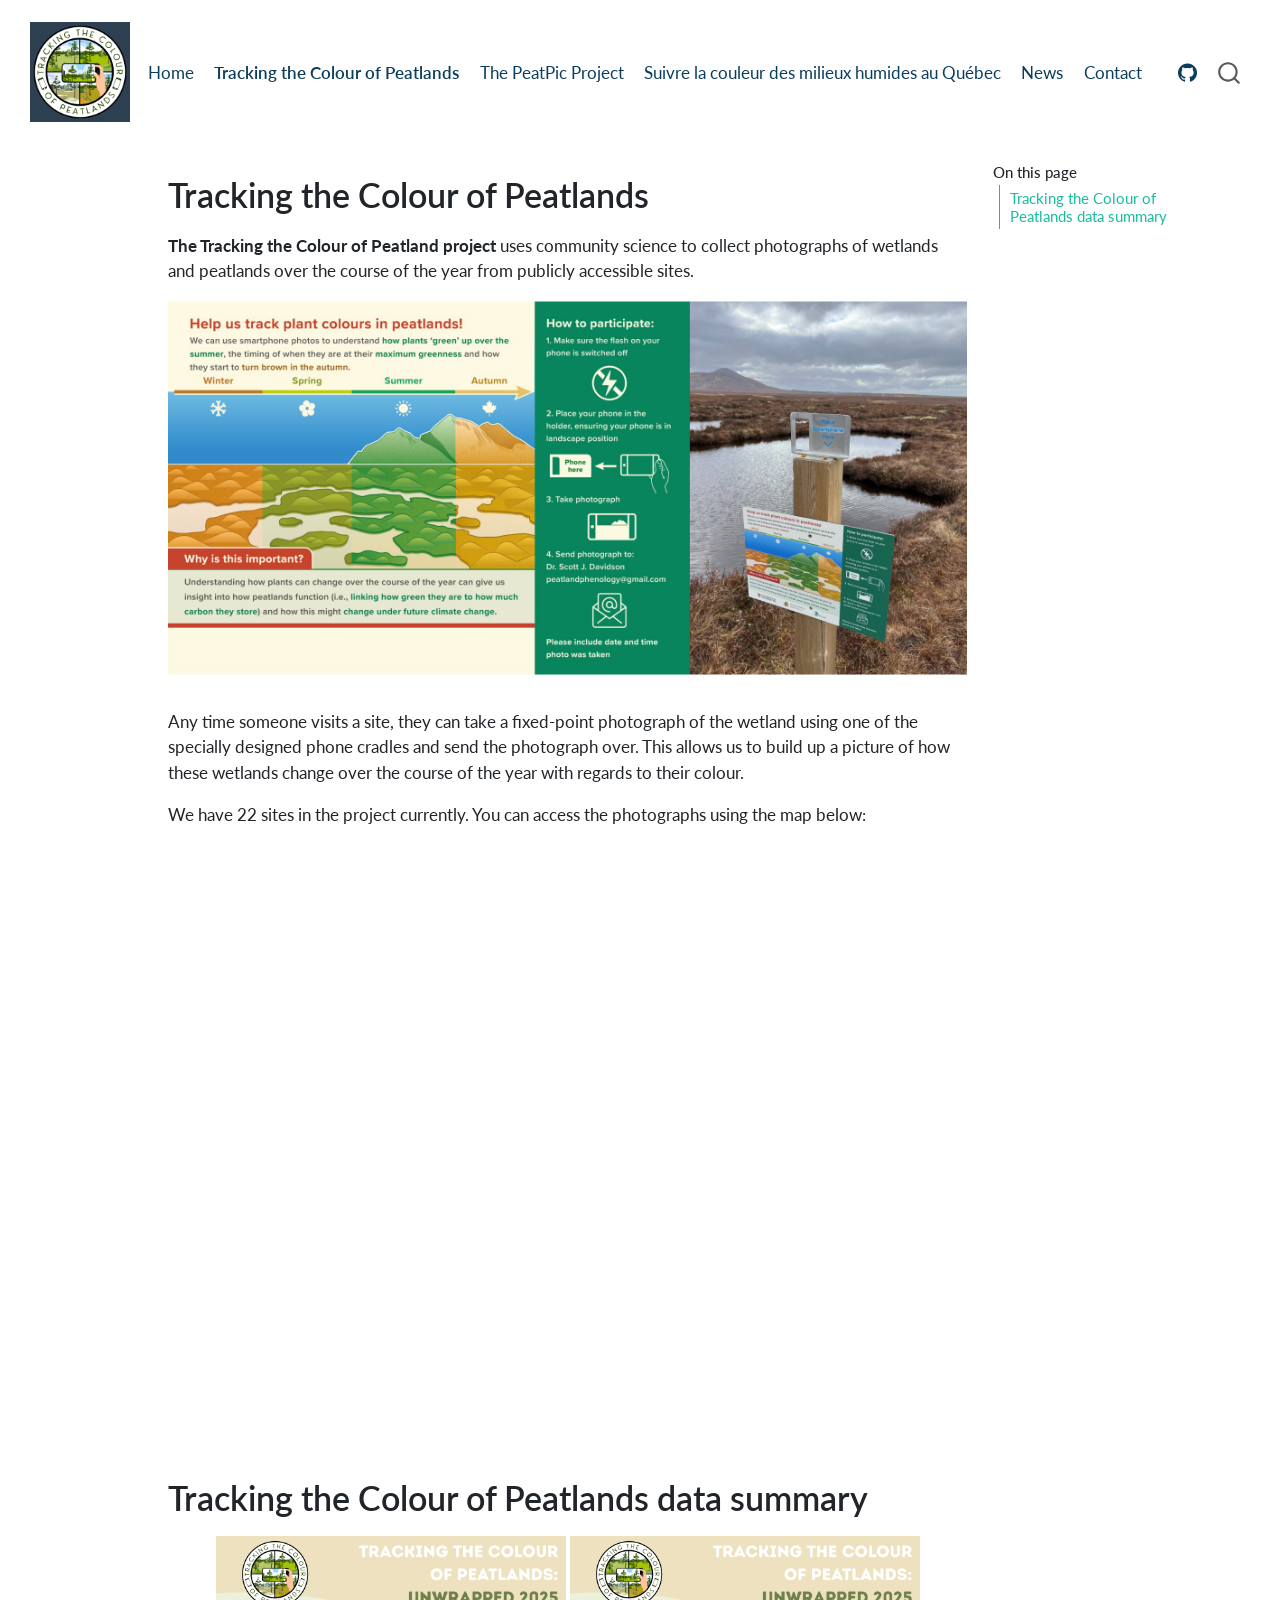
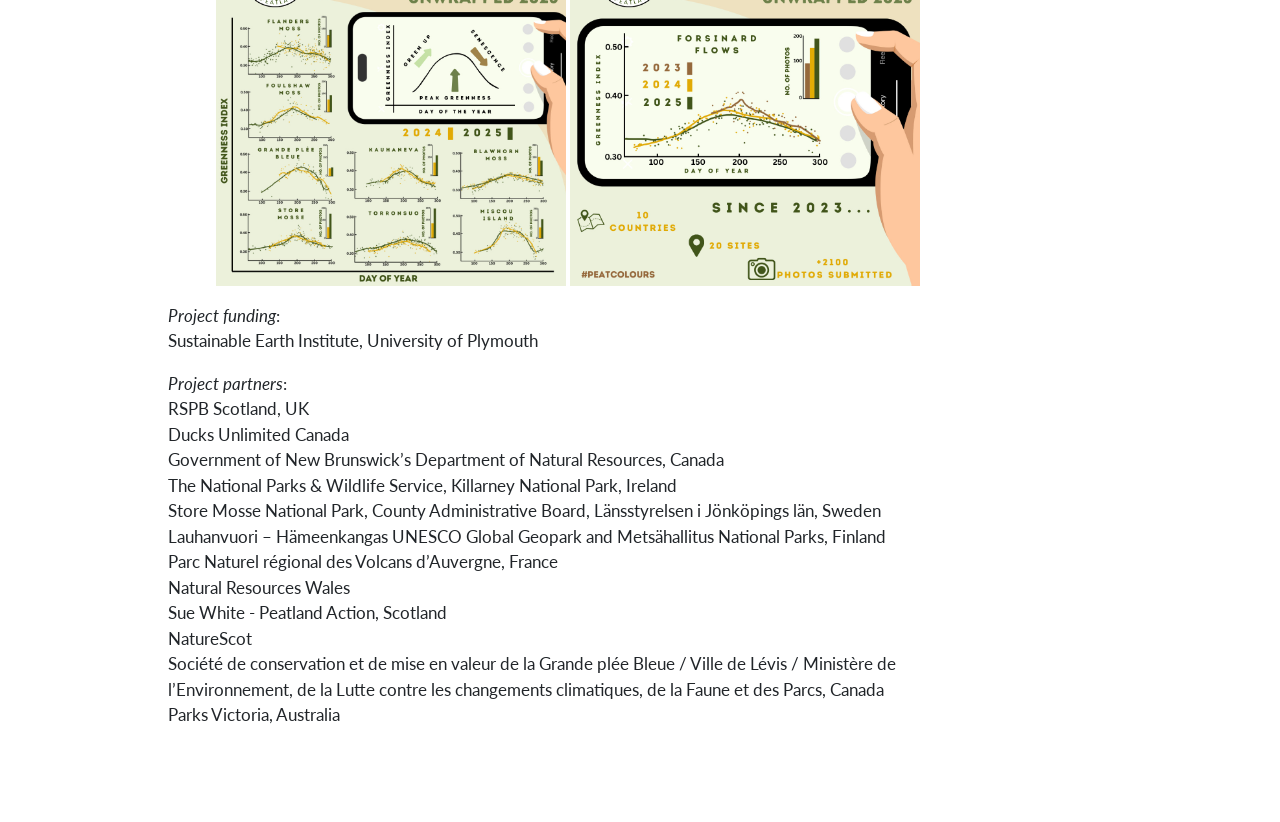
<file: docs/tracking.html>
<!DOCTYPE html>
<html xmlns="http://www.w3.org/1999/xhtml" lang="en" xml:lang="en"><head>

<meta charset="utf-8">
<meta name="generator" content="quarto-1.5.57">

<meta name="viewport" content="width=device-width, initial-scale=1.0, user-scalable=yes">


<title>Tracking the Colour of Peatlands</title>
<style>
code{white-space: pre-wrap;}
span.smallcaps{font-variant: small-caps;}
div.columns{display: flex; gap: min(4vw, 1.5em);}
div.column{flex: auto; overflow-x: auto;}
div.hanging-indent{margin-left: 1.5em; text-indent: -1.5em;}
ul.task-list{list-style: none;}
ul.task-list li input[type="checkbox"] {
  width: 0.8em;
  margin: 0 0.8em 0.2em -1em; /* quarto-specific, see https://github.com/quarto-dev/quarto-cli/issues/4556 */ 
  vertical-align: middle;
}
</style>


<script src="site_libs/quarto-nav/quarto-nav.js"></script>
<script src="site_libs/quarto-nav/headroom.min.js"></script>
<script src="site_libs/clipboard/clipboard.min.js"></script>
<script src="site_libs/quarto-search/autocomplete.umd.js"></script>
<script src="site_libs/quarto-search/fuse.min.js"></script>
<script src="site_libs/quarto-search/quarto-search.js"></script>
<meta name="quarto:offset" content="./">
<link href="./images/logos/Tracking the colour of peatlands.png" rel="icon" type="image/png">
<script src="site_libs/quarto-html/quarto.js"></script>
<script src="site_libs/quarto-html/popper.min.js"></script>
<script src="site_libs/quarto-html/tippy.umd.min.js"></script>
<script src="site_libs/quarto-html/anchor.min.js"></script>
<link href="site_libs/quarto-html/tippy.css" rel="stylesheet">
<link href="site_libs/quarto-html/quarto-syntax-highlighting.css" rel="stylesheet" id="quarto-text-highlighting-styles">
<script src="site_libs/bootstrap/bootstrap.min.js"></script>
<link href="site_libs/bootstrap/bootstrap-icons.css" rel="stylesheet">
<link href="site_libs/bootstrap/bootstrap.min.css" rel="stylesheet" id="quarto-bootstrap" data-mode="light">
<script id="quarto-search-options" type="application/json">{
  "location": "navbar",
  "copy-button": false,
  "collapse-after": 3,
  "panel-placement": "end",
  "type": "overlay",
  "limit": 50,
  "keyboard-shortcut": [
    "f",
    "/",
    "s"
  ],
  "show-item-context": false,
  "language": {
    "search-no-results-text": "No results",
    "search-matching-documents-text": "matching documents",
    "search-copy-link-title": "Copy link to search",
    "search-hide-matches-text": "Hide additional matches",
    "search-more-match-text": "more match in this document",
    "search-more-matches-text": "more matches in this document",
    "search-clear-button-title": "Clear",
    "search-text-placeholder": "",
    "search-detached-cancel-button-title": "Cancel",
    "search-submit-button-title": "Submit",
    "search-label": "Search"
  }
}</script>


<link rel="stylesheet" href="styles.css">
</head>

<body class="nav-fixed">

<div id="quarto-search-results"></div>
  <header id="quarto-header" class="headroom fixed-top">
    <nav class="navbar navbar-expand-lg " data-bs-theme="dark">
      <div class="navbar-container container-fluid">
      <div class="navbar-brand-container mx-auto">
    <a href="./index.html" class="navbar-brand navbar-brand-logo">
    <img src="./images/logos/Tracking the colour of peatlands.png" alt="" class="navbar-logo">
    </a>
  </div>
            <div id="quarto-search" class="" title="Search"></div>
          <button class="navbar-toggler" type="button" data-bs-toggle="collapse" data-bs-target="#navbarCollapse" aria-controls="navbarCollapse" role="menu" aria-expanded="false" aria-label="Toggle navigation" onclick="if (window.quartoToggleHeadroom) { window.quartoToggleHeadroom(); }">
  <span class="navbar-toggler-icon"></span>
</button>
          <div class="collapse navbar-collapse" id="navbarCollapse">
            <ul class="navbar-nav navbar-nav-scroll me-auto">
  <li class="nav-item">
    <a class="nav-link" href="./index.html"> 
<span class="menu-text">Home</span></a>
  </li>  
  <li class="nav-item">
    <a class="nav-link active" href="./tracking.html" aria-current="page"> 
<span class="menu-text">Tracking the Colour of Peatlands</span></a>
  </li>  
  <li class="nav-item">
    <a class="nav-link" href="./peatpic.html"> 
<span class="menu-text">The PeatPic Project</span></a>
  </li>  
  <li class="nav-item">
    <a class="nav-link" href="./quebec.html"> 
<span class="menu-text">Suivre la couleur des milieux humides au Québec</span></a>
  </li>  
  <li class="nav-item">
    <a class="nav-link" href="./news.html"> 
<span class="menu-text">News</span></a>
  </li>  
  <li class="nav-item">
    <a class="nav-link" href="./contact.html"> 
<span class="menu-text">Contact</span></a>
  </li>  
</ul>
            <ul class="navbar-nav navbar-nav-scroll ms-auto">
  <li class="nav-item compact">
    <a class="nav-link" href="https://github.com/PeatColours"> <i class="bi bi-github" role="img" aria-label="PeatColours GitHub">
</i> 
<span class="menu-text"></span></a>
  </li>  
</ul>
          </div> <!-- /navcollapse -->
            <div class="quarto-navbar-tools">
</div>
      </div> <!-- /container-fluid -->
    </nav>
</header>
<!-- content -->
<div id="quarto-content" class="quarto-container page-columns page-rows-contents page-layout-article page-navbar">
<!-- sidebar -->
<!-- margin-sidebar -->
    <div id="quarto-margin-sidebar" class="sidebar margin-sidebar">
        <nav id="TOC" role="doc-toc" class="toc-active">
    <h2 id="toc-title">On this page</h2>
   
  <ul>
  <li><a href="#tracking-the-colour-of-peatlands-data-summary" id="toc-tracking-the-colour-of-peatlands-data-summary" class="nav-link active" data-scroll-target="#tracking-the-colour-of-peatlands-data-summary">Tracking the Colour of Peatlands data summary</a></li>
  </ul>
</nav>
    </div>
<!-- main -->
<main class="content" id="quarto-document-content">

<header id="title-block-header" class="quarto-title-block default">
<div class="quarto-title">
<h1 class="title">Tracking the Colour of Peatlands</h1>
</div>



<div class="quarto-title-meta">

    
  
    
  </div>
  


</header>


<p><strong>The Tracking the Colour of Peatland project</strong> uses community science to collect photographs of wetlands and peatlands over the course of the year from publicly accessible sites.</p>
<div class="quarto-figure quarto-figure-center">
<figure class="figure">
<p><img src="./images/Image_14.png" class="img-fluid quarto-figure quarto-figure-center figure-img"></p>
</figure>
</div>
<p>Any time someone visits a site, they can take a fixed-point photograph of the wetland using one of the specially designed phone cradles and send the photograph over. This allows us to build up a picture of how these wetlands change over the course of the year with regards to their colour.</p>
<p>We have 22 sites in the project currently. You can access the photographs using the map below:</p>
<div style="overflow: hidden;
  padding-top: 75%;
  position: relative">
<iframe src="https://peatcolours.shinyapps.io/peatlands_map_app/" title="Processes" scrolling="yes" frameborder="0" style="border: 0;
   height: 100%;
   left: 0;
   position: absolute;
   top: 0;
   width: 100%;">
<p>
Your browser does not support iframes.
</p>
</iframe>
</div>
<section id="tracking-the-colour-of-peatlands-data-summary" class="level1">
<h1>Tracking the Colour of Peatlands data summary</h1>
<div style="display:flex; gap:20px; justify-content:center;">
<p><img src="./images/Image_7.jpg" width="350"> <img src="./images/Image_8.jpg" width="350"></p>
</div>
<p><em>Project funding</em>:<br> Sustainable Earth Institute, University of Plymouth</p>
<p><em>Project partners</em>:<br> RSPB Scotland, UK<br> Ducks Unlimited Canada<br> Government of New Brunswick’s Department of Natural Resources, Canada<br> The National Parks &amp; Wildlife Service, Killarney National Park, Ireland<br> Store Mosse National Park, County Administrative Board, Länsstyrelsen i Jönköpings län, Sweden<br> Lauhanvuori – Hämeenkangas UNESCO Global Geopark and Metsähallitus National Parks, Finland<br> Parc Naturel régional des Volcans d’Auvergne, France<br> Natural Resources Wales<br> Sue White - Peatland Action, Scotland<br> NatureScot<br> Société de conservation et de mise en valeur de la Grande plée Bleue / Ville de Lévis / Ministère de l’Environnement, de la Lutte contre les changements climatiques, de la Faune et des Parcs, Canada <br> Parks Victoria, Australia</p>


</section>

</main> <!-- /main -->
<script id="quarto-html-after-body" type="application/javascript">
window.document.addEventListener("DOMContentLoaded", function (event) {
  const toggleBodyColorMode = (bsSheetEl) => {
    const mode = bsSheetEl.getAttribute("data-mode");
    const bodyEl = window.document.querySelector("body");
    if (mode === "dark") {
      bodyEl.classList.add("quarto-dark");
      bodyEl.classList.remove("quarto-light");
    } else {
      bodyEl.classList.add("quarto-light");
      bodyEl.classList.remove("quarto-dark");
    }
  }
  const toggleBodyColorPrimary = () => {
    const bsSheetEl = window.document.querySelector("link#quarto-bootstrap");
    if (bsSheetEl) {
      toggleBodyColorMode(bsSheetEl);
    }
  }
  toggleBodyColorPrimary();  
  const icon = "";
  const anchorJS = new window.AnchorJS();
  anchorJS.options = {
    placement: 'right',
    icon: icon
  };
  anchorJS.add('.anchored');
  const isCodeAnnotation = (el) => {
    for (const clz of el.classList) {
      if (clz.startsWith('code-annotation-')) {                     
        return true;
      }
    }
    return false;
  }
  const onCopySuccess = function(e) {
    // button target
    const button = e.trigger;
    // don't keep focus
    button.blur();
    // flash "checked"
    button.classList.add('code-copy-button-checked');
    var currentTitle = button.getAttribute("title");
    button.setAttribute("title", "Copied!");
    let tooltip;
    if (window.bootstrap) {
      button.setAttribute("data-bs-toggle", "tooltip");
      button.setAttribute("data-bs-placement", "left");
      button.setAttribute("data-bs-title", "Copied!");
      tooltip = new bootstrap.Tooltip(button, 
        { trigger: "manual", 
          customClass: "code-copy-button-tooltip",
          offset: [0, -8]});
      tooltip.show();    
    }
    setTimeout(function() {
      if (tooltip) {
        tooltip.hide();
        button.removeAttribute("data-bs-title");
        button.removeAttribute("data-bs-toggle");
        button.removeAttribute("data-bs-placement");
      }
      button.setAttribute("title", currentTitle);
      button.classList.remove('code-copy-button-checked');
    }, 1000);
    // clear code selection
    e.clearSelection();
  }
  const getTextToCopy = function(trigger) {
      const codeEl = trigger.previousElementSibling.cloneNode(true);
      for (const childEl of codeEl.children) {
        if (isCodeAnnotation(childEl)) {
          childEl.remove();
        }
      }
      return codeEl.innerText;
  }
  const clipboard = new window.ClipboardJS('.code-copy-button:not([data-in-quarto-modal])', {
    text: getTextToCopy
  });
  clipboard.on('success', onCopySuccess);
  if (window.document.getElementById('quarto-embedded-source-code-modal')) {
    // For code content inside modals, clipBoardJS needs to be initialized with a container option
    // TODO: Check when it could be a function (https://github.com/zenorocha/clipboard.js/issues/860)
    const clipboardModal = new window.ClipboardJS('.code-copy-button[data-in-quarto-modal]', {
      text: getTextToCopy,
      container: window.document.getElementById('quarto-embedded-source-code-modal')
    });
    clipboardModal.on('success', onCopySuccess);
  }
    var localhostRegex = new RegExp(/^(?:http|https):\/\/localhost\:?[0-9]*\//);
    var mailtoRegex = new RegExp(/^mailto:/);
      var filterRegex = new RegExp("https:\/\/peatcolours\.github\.io");
    var isInternal = (href) => {
        return filterRegex.test(href) || localhostRegex.test(href) || mailtoRegex.test(href);
    }
    // Inspect non-navigation links and adorn them if external
 	var links = window.document.querySelectorAll('a[href]:not(.nav-link):not(.navbar-brand):not(.toc-action):not(.sidebar-link):not(.sidebar-item-toggle):not(.pagination-link):not(.no-external):not([aria-hidden]):not(.dropdown-item):not(.quarto-navigation-tool):not(.about-link)');
    for (var i=0; i<links.length; i++) {
      const link = links[i];
      if (!isInternal(link.href)) {
        // undo the damage that might have been done by quarto-nav.js in the case of
        // links that we want to consider external
        if (link.dataset.originalHref !== undefined) {
          link.href = link.dataset.originalHref;
        }
      }
    }
  function tippyHover(el, contentFn, onTriggerFn, onUntriggerFn) {
    const config = {
      allowHTML: true,
      maxWidth: 500,
      delay: 100,
      arrow: false,
      appendTo: function(el) {
          return el.parentElement;
      },
      interactive: true,
      interactiveBorder: 10,
      theme: 'quarto',
      placement: 'bottom-start',
    };
    if (contentFn) {
      config.content = contentFn;
    }
    if (onTriggerFn) {
      config.onTrigger = onTriggerFn;
    }
    if (onUntriggerFn) {
      config.onUntrigger = onUntriggerFn;
    }
    window.tippy(el, config); 
  }
  const noterefs = window.document.querySelectorAll('a[role="doc-noteref"]');
  for (var i=0; i<noterefs.length; i++) {
    const ref = noterefs[i];
    tippyHover(ref, function() {
      // use id or data attribute instead here
      let href = ref.getAttribute('data-footnote-href') || ref.getAttribute('href');
      try { href = new URL(href).hash; } catch {}
      const id = href.replace(/^#\/?/, "");
      const note = window.document.getElementById(id);
      if (note) {
        return note.innerHTML;
      } else {
        return "";
      }
    });
  }
  const xrefs = window.document.querySelectorAll('a.quarto-xref');
  const processXRef = (id, note) => {
    // Strip column container classes
    const stripColumnClz = (el) => {
      el.classList.remove("page-full", "page-columns");
      if (el.children) {
        for (const child of el.children) {
          stripColumnClz(child);
        }
      }
    }
    stripColumnClz(note)
    if (id === null || id.startsWith('sec-')) {
      // Special case sections, only their first couple elements
      const container = document.createElement("div");
      if (note.children && note.children.length > 2) {
        container.appendChild(note.children[0].cloneNode(true));
        for (let i = 1; i < note.children.length; i++) {
          const child = note.children[i];
          if (child.tagName === "P" && child.innerText === "") {
            continue;
          } else {
            container.appendChild(child.cloneNode(true));
            break;
          }
        }
        if (window.Quarto?.typesetMath) {
          window.Quarto.typesetMath(container);
        }
        return container.innerHTML
      } else {
        if (window.Quarto?.typesetMath) {
          window.Quarto.typesetMath(note);
        }
        return note.innerHTML;
      }
    } else {
      // Remove any anchor links if they are present
      const anchorLink = note.querySelector('a.anchorjs-link');
      if (anchorLink) {
        anchorLink.remove();
      }
      if (window.Quarto?.typesetMath) {
        window.Quarto.typesetMath(note);
      }
      // TODO in 1.5, we should make sure this works without a callout special case
      if (note.classList.contains("callout")) {
        return note.outerHTML;
      } else {
        return note.innerHTML;
      }
    }
  }
  for (var i=0; i<xrefs.length; i++) {
    const xref = xrefs[i];
    tippyHover(xref, undefined, function(instance) {
      instance.disable();
      let url = xref.getAttribute('href');
      let hash = undefined; 
      if (url.startsWith('#')) {
        hash = url;
      } else {
        try { hash = new URL(url).hash; } catch {}
      }
      if (hash) {
        const id = hash.replace(/^#\/?/, "");
        const note = window.document.getElementById(id);
        if (note !== null) {
          try {
            const html = processXRef(id, note.cloneNode(true));
            instance.setContent(html);
          } finally {
            instance.enable();
            instance.show();
          }
        } else {
          // See if we can fetch this
          fetch(url.split('#')[0])
          .then(res => res.text())
          .then(html => {
            const parser = new DOMParser();
            const htmlDoc = parser.parseFromString(html, "text/html");
            const note = htmlDoc.getElementById(id);
            if (note !== null) {
              const html = processXRef(id, note);
              instance.setContent(html);
            } 
          }).finally(() => {
            instance.enable();
            instance.show();
          });
        }
      } else {
        // See if we can fetch a full url (with no hash to target)
        // This is a special case and we should probably do some content thinning / targeting
        fetch(url)
        .then(res => res.text())
        .then(html => {
          const parser = new DOMParser();
          const htmlDoc = parser.parseFromString(html, "text/html");
          const note = htmlDoc.querySelector('main.content');
          if (note !== null) {
            // This should only happen for chapter cross references
            // (since there is no id in the URL)
            // remove the first header
            if (note.children.length > 0 && note.children[0].tagName === "HEADER") {
              note.children[0].remove();
            }
            const html = processXRef(null, note);
            instance.setContent(html);
          } 
        }).finally(() => {
          instance.enable();
          instance.show();
        });
      }
    }, function(instance) {
    });
  }
      let selectedAnnoteEl;
      const selectorForAnnotation = ( cell, annotation) => {
        let cellAttr = 'data-code-cell="' + cell + '"';
        let lineAttr = 'data-code-annotation="' +  annotation + '"';
        const selector = 'span[' + cellAttr + '][' + lineAttr + ']';
        return selector;
      }
      const selectCodeLines = (annoteEl) => {
        const doc = window.document;
        const targetCell = annoteEl.getAttribute("data-target-cell");
        const targetAnnotation = annoteEl.getAttribute("data-target-annotation");
        const annoteSpan = window.document.querySelector(selectorForAnnotation(targetCell, targetAnnotation));
        const lines = annoteSpan.getAttribute("data-code-lines").split(",");
        const lineIds = lines.map((line) => {
          return targetCell + "-" + line;
        })
        let top = null;
        let height = null;
        let parent = null;
        if (lineIds.length > 0) {
            //compute the position of the single el (top and bottom and make a div)
            const el = window.document.getElementById(lineIds[0]);
            top = el.offsetTop;
            height = el.offsetHeight;
            parent = el.parentElement.parentElement;
          if (lineIds.length > 1) {
            const lastEl = window.document.getElementById(lineIds[lineIds.length - 1]);
            const bottom = lastEl.offsetTop + lastEl.offsetHeight;
            height = bottom - top;
          }
          if (top !== null && height !== null && parent !== null) {
            // cook up a div (if necessary) and position it 
            let div = window.document.getElementById("code-annotation-line-highlight");
            if (div === null) {
              div = window.document.createElement("div");
              div.setAttribute("id", "code-annotation-line-highlight");
              div.style.position = 'absolute';
              parent.appendChild(div);
            }
            div.style.top = top - 2 + "px";
            div.style.height = height + 4 + "px";
            div.style.left = 0;
            let gutterDiv = window.document.getElementById("code-annotation-line-highlight-gutter");
            if (gutterDiv === null) {
              gutterDiv = window.document.createElement("div");
              gutterDiv.setAttribute("id", "code-annotation-line-highlight-gutter");
              gutterDiv.style.position = 'absolute';
              const codeCell = window.document.getElementById(targetCell);
              const gutter = codeCell.querySelector('.code-annotation-gutter');
              gutter.appendChild(gutterDiv);
            }
            gutterDiv.style.top = top - 2 + "px";
            gutterDiv.style.height = height + 4 + "px";
          }
          selectedAnnoteEl = annoteEl;
        }
      };
      const unselectCodeLines = () => {
        const elementsIds = ["code-annotation-line-highlight", "code-annotation-line-highlight-gutter"];
        elementsIds.forEach((elId) => {
          const div = window.document.getElementById(elId);
          if (div) {
            div.remove();
          }
        });
        selectedAnnoteEl = undefined;
      };
        // Handle positioning of the toggle
    window.addEventListener(
      "resize",
      throttle(() => {
        elRect = undefined;
        if (selectedAnnoteEl) {
          selectCodeLines(selectedAnnoteEl);
        }
      }, 10)
    );
    function throttle(fn, ms) {
    let throttle = false;
    let timer;
      return (...args) => {
        if(!throttle) { // first call gets through
            fn.apply(this, args);
            throttle = true;
        } else { // all the others get throttled
            if(timer) clearTimeout(timer); // cancel #2
            timer = setTimeout(() => {
              fn.apply(this, args);
              timer = throttle = false;
            }, ms);
        }
      };
    }
      // Attach click handler to the DT
      const annoteDls = window.document.querySelectorAll('dt[data-target-cell]');
      for (const annoteDlNode of annoteDls) {
        annoteDlNode.addEventListener('click', (event) => {
          const clickedEl = event.target;
          if (clickedEl !== selectedAnnoteEl) {
            unselectCodeLines();
            const activeEl = window.document.querySelector('dt[data-target-cell].code-annotation-active');
            if (activeEl) {
              activeEl.classList.remove('code-annotation-active');
            }
            selectCodeLines(clickedEl);
            clickedEl.classList.add('code-annotation-active');
          } else {
            // Unselect the line
            unselectCodeLines();
            clickedEl.classList.remove('code-annotation-active');
          }
        });
      }
  const findCites = (el) => {
    const parentEl = el.parentElement;
    if (parentEl) {
      const cites = parentEl.dataset.cites;
      if (cites) {
        return {
          el,
          cites: cites.split(' ')
        };
      } else {
        return findCites(el.parentElement)
      }
    } else {
      return undefined;
    }
  };
  var bibliorefs = window.document.querySelectorAll('a[role="doc-biblioref"]');
  for (var i=0; i<bibliorefs.length; i++) {
    const ref = bibliorefs[i];
    const citeInfo = findCites(ref);
    if (citeInfo) {
      tippyHover(citeInfo.el, function() {
        var popup = window.document.createElement('div');
        citeInfo.cites.forEach(function(cite) {
          var citeDiv = window.document.createElement('div');
          citeDiv.classList.add('hanging-indent');
          citeDiv.classList.add('csl-entry');
          var biblioDiv = window.document.getElementById('ref-' + cite);
          if (biblioDiv) {
            citeDiv.innerHTML = biblioDiv.innerHTML;
          }
          popup.appendChild(citeDiv);
        });
        return popup.innerHTML;
      });
    }
  }
});
</script>
</div> <!-- /content -->




</body></html>
</file>
<file: docs/site_libs/quarto-html/tippy.css>
.tippy-box[data-animation=fade][data-state=hidden]{opacity:0}[data-tippy-root]{max-width:calc(100vw - 10px)}.tippy-box{position:relative;background-color:#333;color:#fff;border-radius:4px;font-size:14px;line-height:1.4;white-space:normal;outline:0;transition-property:transform,visibility,opacity}.tippy-box[data-placement^=top]>.tippy-arrow{bottom:0}.tippy-box[data-placement^=top]>.tippy-arrow:before{bottom:-7px;left:0;border-width:8px 8px 0;border-top-color:initial;transform-origin:center top}.tippy-box[data-placement^=bottom]>.tippy-arrow{top:0}.tippy-box[data-placement^=bottom]>.tippy-arrow:before{top:-7px;left:0;border-width:0 8px 8px;border-bottom-color:initial;transform-origin:center bottom}.tippy-box[data-placement^=left]>.tippy-arrow{right:0}.tippy-box[data-placement^=left]>.tippy-arrow:before{border-width:8px 0 8px 8px;border-left-color:initial;right:-7px;transform-origin:center left}.tippy-box[data-placement^=right]>.tippy-arrow{left:0}.tippy-box[data-placement^=right]>.tippy-arrow:before{left:-7px;border-width:8px 8px 8px 0;border-right-color:initial;transform-origin:center right}.tippy-box[data-inertia][data-state=visible]{transition-timing-function:cubic-bezier(.54,1.5,.38,1.11)}.tippy-arrow{width:16px;height:16px;color:#333}.tippy-arrow:before{content:"";position:absolute;border-color:transparent;border-style:solid}.tippy-content{position:relative;padding:5px 9px;z-index:1}
</file>
<file: docs/site_libs/quarto-html/quarto-syntax-highlighting.css>
/* quarto syntax highlight colors */
:root {
  --quarto-hl-ot-color: #003B4F;
  --quarto-hl-at-color: #657422;
  --quarto-hl-ss-color: #20794D;
  --quarto-hl-an-color: #5E5E5E;
  --quarto-hl-fu-color: #4758AB;
  --quarto-hl-st-color: #20794D;
  --quarto-hl-cf-color: #003B4F;
  --quarto-hl-op-color: #5E5E5E;
  --quarto-hl-er-color: #AD0000;
  --quarto-hl-bn-color: #AD0000;
  --quarto-hl-al-color: #AD0000;
  --quarto-hl-va-color: #111111;
  --quarto-hl-bu-color: inherit;
  --quarto-hl-ex-color: inherit;
  --quarto-hl-pp-color: #AD0000;
  --quarto-hl-in-color: #5E5E5E;
  --quarto-hl-vs-color: #20794D;
  --quarto-hl-wa-color: #5E5E5E;
  --quarto-hl-do-color: #5E5E5E;
  --quarto-hl-im-color: #00769E;
  --quarto-hl-ch-color: #20794D;
  --quarto-hl-dt-color: #AD0000;
  --quarto-hl-fl-color: #AD0000;
  --quarto-hl-co-color: #5E5E5E;
  --quarto-hl-cv-color: #5E5E5E;
  --quarto-hl-cn-color: #8f5902;
  --quarto-hl-sc-color: #5E5E5E;
  --quarto-hl-dv-color: #AD0000;
  --quarto-hl-kw-color: #003B4F;
}

/* other quarto variables */
:root {
  --quarto-font-monospace: SFMono-Regular, Menlo, Monaco, Consolas, "Liberation Mono", "Courier New", monospace;
}

pre > code.sourceCode > span {
  color: #003B4F;
}

code span {
  color: #003B4F;
}

code.sourceCode > span {
  color: #003B4F;
}

div.sourceCode,
div.sourceCode pre.sourceCode {
  color: #003B4F;
}

code span.ot {
  color: #003B4F;
  font-style: inherit;
}

code span.at {
  color: #657422;
  font-style: inherit;
}

code span.ss {
  color: #20794D;
  font-style: inherit;
}

code span.an {
  color: #5E5E5E;
  font-style: inherit;
}

code span.fu {
  color: #4758AB;
  font-style: inherit;
}

code span.st {
  color: #20794D;
  font-style: inherit;
}

code span.cf {
  color: #003B4F;
  font-weight: bold;
  font-style: inherit;
}

code span.op {
  color: #5E5E5E;
  font-style: inherit;
}

code span.er {
  color: #AD0000;
  font-style: inherit;
}

code span.bn {
  color: #AD0000;
  font-style: inherit;
}

code span.al {
  color: #AD0000;
  font-style: inherit;
}

code span.va {
  color: #111111;
  font-style: inherit;
}

code span.bu {
  font-style: inherit;
}

code span.ex {
  font-style: inherit;
}

code span.pp {
  color: #AD0000;
  font-style: inherit;
}

code span.in {
  color: #5E5E5E;
  font-style: inherit;
}

code span.vs {
  color: #20794D;
  font-style: inherit;
}

code span.wa {
  color: #5E5E5E;
  font-style: italic;
}

code span.do {
  color: #5E5E5E;
  font-style: italic;
}

code span.im {
  color: #00769E;
  font-style: inherit;
}

code span.ch {
  color: #20794D;
  font-style: inherit;
}

code span.dt {
  color: #AD0000;
  font-style: inherit;
}

code span.fl {
  color: #AD0000;
  font-style: inherit;
}

code span.co {
  color: #5E5E5E;
  font-style: inherit;
}

code span.cv {
  color: #5E5E5E;
  font-style: italic;
}

code span.cn {
  color: #8f5902;
  font-style: inherit;
}

code span.sc {
  color: #5E5E5E;
  font-style: inherit;
}

code span.dv {
  color: #AD0000;
  font-style: inherit;
}

code span.kw {
  color: #003B4F;
  font-weight: bold;
  font-style: inherit;
}

.prevent-inlining {
  content: "</";
}

/*# sourceMappingURL=debc5d5d77c3f9108843748ff7464032.css.map */
</file>
<file: docs/styles.css>
/* css styles */

.navbar-logo {
  max-height: 100px !important; /* Adjust the pixel value as needed */
  /* Optionally, you can set an explicit height or width */
  /* height: 100px !important; */
  /* width: auto !important; */
}
/* People page layout */
.person-row {
  display: flex;
  align-items: flex-start;
  gap: 1.25rem;
  margin-top: 0.75rem;
}

.person-photo {
  width: 500px;
  height: 300px;
  object-fit: cover;
  object-position: 50% 18%;
}

.person-row h2 {
  margin-top: 0;
}
</file>
